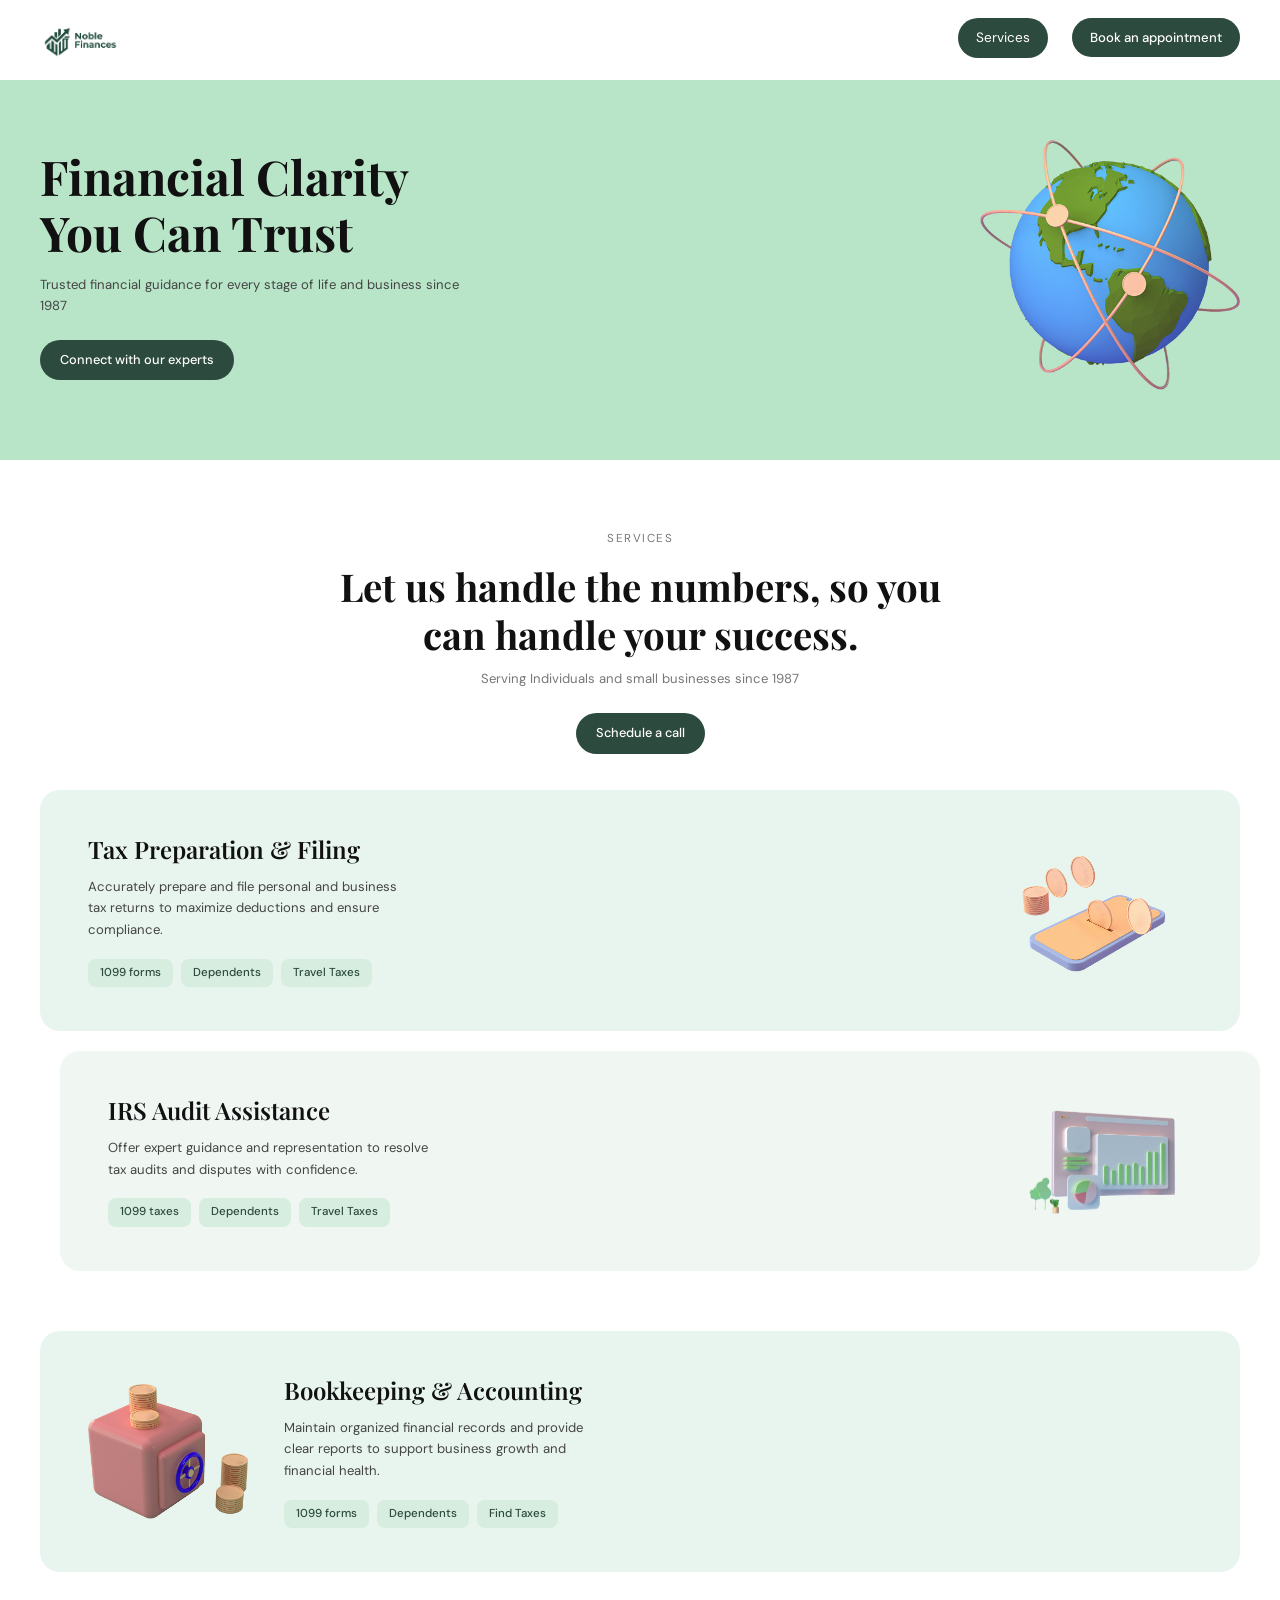
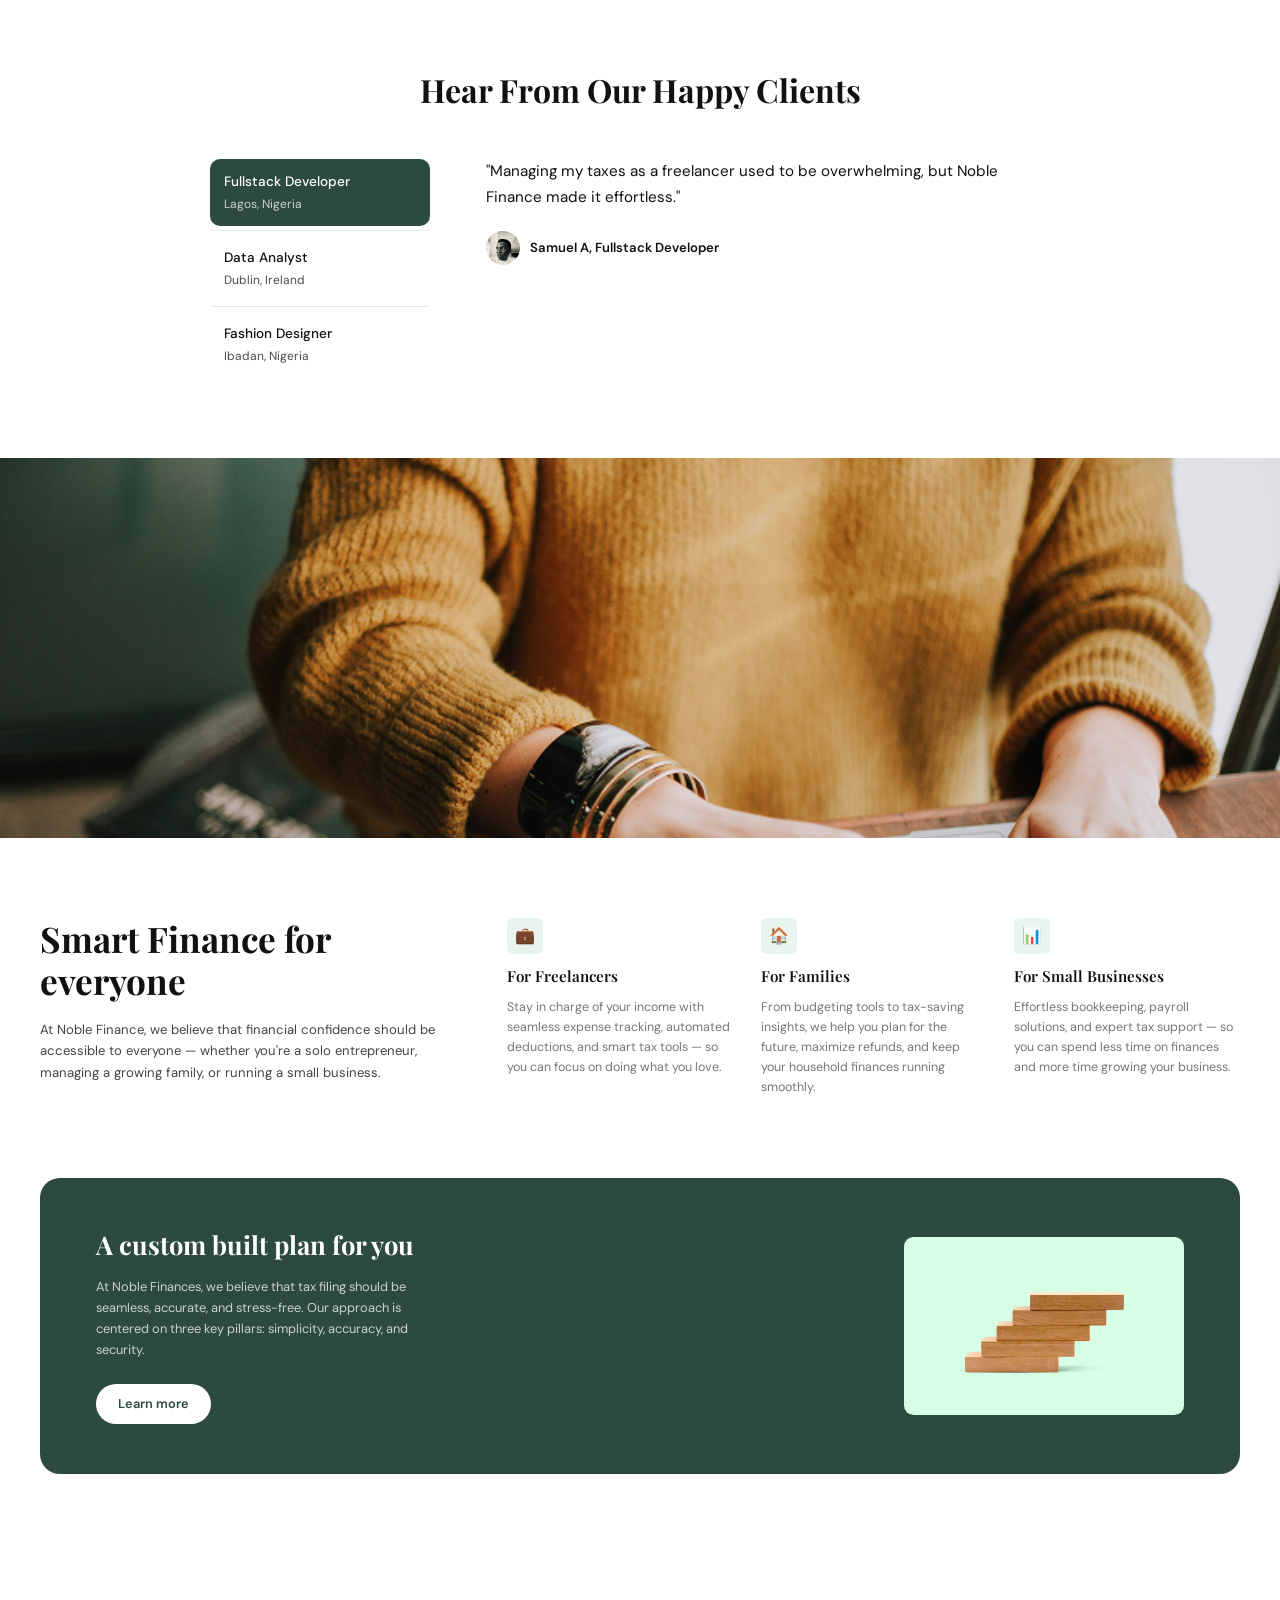
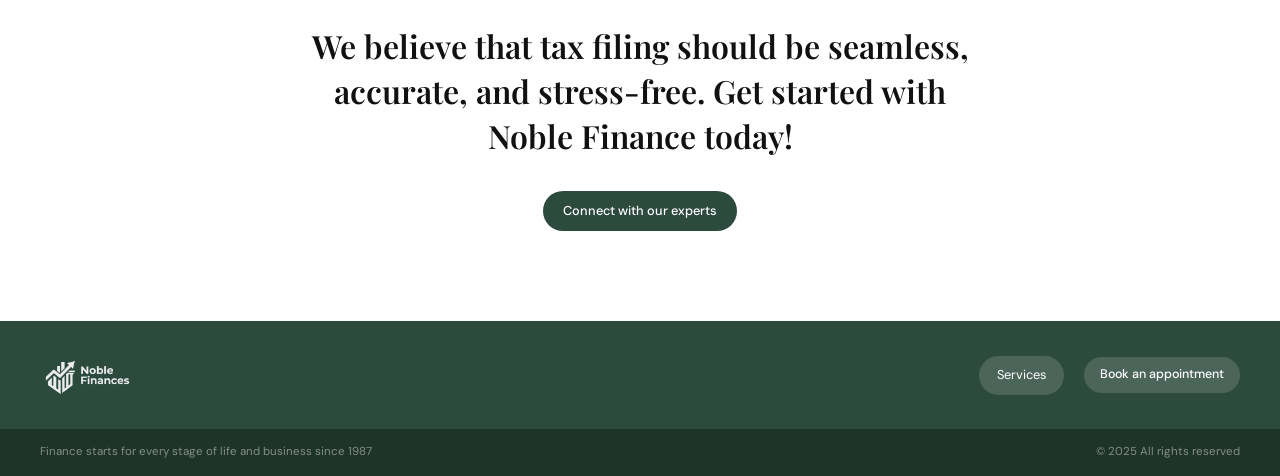
<file: index.html>
<!DOCTYPE html>
<!-- DOCTYPE tells the browser this is a modern HTML5 document -->

<html lang="en">
<!-- lang="en" tells browsers and screen readers the page is in English -->

<head>
  <!-- <head> holds metadata, links to CSS, and the page title — not visible content -->

  <meta charset="UTF-8" />
  <!-- UTF-8 encoding ensures all characters, symbols, and emoji display correctly -->

  <meta name="viewport" content="width=device-width, initial-scale=1.0" />
  <!-- Makes the page scale correctly on phones and tablets instead of zooming out -->

  <title>Noble Finances</title>
  <!-- Text shown on the browser tab -->

  <link rel="stylesheet" href="homepage.css" />
  <!-- Links this HTML to the external CSS file — all styling lives in styles.css -->
   <link rel="icon" type="image/x-icon" href="noblee finance logo.png">

</head>

<body>
<!-- <body> contains everything the user sees on the page -->


  <!-- ============================================================
       NAVBAR
       Sticky top bar: logo on left, "Services" link + "Book" button on right
       ============================================================ -->
  <nav class="navbar">

    <a href="index.html" class="navbar-logo">
      <img src="noblee finance logo.png" alt="Noble Finances" class="navbar-logo-img" />
    </a>

    <!-- Hamburger button — visible on mobile only -->
    <button class="hamburger" id="hamburgerBtn" onclick="toggleNav()" aria-label="Open menu" aria-expanded="false">
      <span></span>
      <span></span>
      <span></span>
    </button>

  </nav>

  <!-- Nav drawer — moved outside <nav> so position:fixed works correctly on mobile -->
  <div class="navbar-right" id="navMenu">
    <a href="services.html" class="navbar-link">Services</a>
    <a href="appointment.html" class="navbar-btn">Book an appointment</a>
  </div>


  <!-- ============================================================
       HERO SECTION
       Large mint-green area at the top: headline, subtitle, button, globe
       ============================================================ -->
  <section class="hero reveal">
  <!-- class="reveal" means JavaScript will animate this in when scrolled to -->

    <div class="hero-text">
    <!-- Left side: all text content -->

      <h1 class="hero-title">Financial Clarity You Can Trust</h1>
      <!-- Main page headline — largest text on the page -->

      <p class="hero-subtitle">Trusted financial guidance for every stage of life and business since 1987</p>
      <!-- Short supporting sentence below the headline -->

      <a href="connect.html" class="btn-dark">Connect with our experts</a>
      <!-- Opens the contact details modal — phone, email, address -->

    </div>
    <!-- End of hero-text -->

    <img src="Globe.png" alt="Globe illustration showing global financial reach" class="hero-globe" />
    <!-- Globe PNG image on the right side of the hero -->
    <!-- alt= text describes the image for screen readers and if the image fails to load -->

  </section>
  <!-- End of hero -->


  <!-- ============================================================
       SERVICES INTRO
       Centered text block: "Let us handle the numbers..."
       ============================================================ -->
  <section class="services-intro reveal" id="services">
  <!-- id="services" is the anchor target for the navbar "Services" link -->

    <span class="section-eyebrow">Services</span>
    <!-- Small uppercase label above the heading — matches Figma "Services" label -->

    <h2 class="services-heading">Let us handle the numbers, so you can handle your success.</h2>
    <!-- Section main heading -->

    <p class="services-sub">Serving Individuals and small businesses since 1987</p>
    <!-- Supporting subtitle text -->

    <a href="appointment.html" class="btn-green-pill">Schedule a call</a>
    <!-- Opens the chatroom to connect with an expert -->

  </section>
  <!-- End of services intro -->


  <!-- ============================================================
       SERVICE CARDS
       Two large cards: Tax Preparation and IRS Audit
       ============================================================ -->
  <div class="service-cards-wrapper">
  <!-- Wrapper div that holds both service cards and controls their spacing -->


    <!-- ---- Card 1: Tax Preparation & Filing ---- -->
    <div class="service-card reveal">
    <!-- Individual service card — pale mint background, image on right -->

      <div class="card-text">
      <!-- Left portion: title, description, tags -->

        <h3 class="card-title">Tax Preparation &amp; Filing</h3>
        <!-- &amp; is the HTML code for the "&" character — required inside HTML text -->

        <p class="card-desc">Accurately prepare and file personal and business tax returns to maximize deductions and ensure compliance.</p>
        <!-- Short service description -->

        <div class="card-tags">
        <!-- Row of tag badges below the description -->

          <span class="tag">1099 forms</span>
          <!-- Badge: topic covered by this service -->

          <span class="tag">Dependents</span>
          <!-- Badge: another topic -->

          <span class="tag">Travel Taxes</span>
          <!-- Badge: another topic -->

        </div>
        <!-- End of card-tags -->

      </div>
      <!-- End of card-text -->

      <img src="coins.png" alt="Coins on a phone illustration" class="card-img" />
      <!-- Coins image on the RIGHT side of this card -->

    </div>
    <!-- End of Card 1 -->


    <!-- ---- Card 2: IRS Audit Assistance ---- -->
    <div class="service-card card-offset reveal">
    <!-- "card-offset" gives this card a slightly different bg and indented position -->

      <div class="card-text">
      <!-- Left portion: title, description, tags -->

        <h3 class="card-title">IRS Audit Assistance</h3>
        <!-- Card heading -->

        <p class="card-desc">Offer expert guidance and representation to resolve tax audits and disputes with confidence.</p>
        <!-- Short description -->

        <div class="card-tags">
        <!-- Tag badges -->

          <span class="tag">1099 taxes</span>
          <span class="tag">Dependents</span>
          <span class="tag">Travel Taxes</span>

        </div>
        <!-- End of card-tags -->

      </div>
      <!-- End of card-text -->

      <img src="Bar chart.svg" alt="Bar chart and graphs illustration" class="card-img" />
      <!-- Bar chart SVG image on the RIGHT side of this card -->

    </div>
    <!-- End of Card 2 -->


  </div>
  <!-- End of service-cards-wrapper -->


  <!-- ============================================================
       BOOKKEEPING CARD
       Separate wider card: image on LEFT, text on right
       ============================================================ -->
  <div class="bookkeeping-card reveal">
  <!-- Sits outside the service-cards-wrapper so it spans wider -->

    <img src="Safe Box.png" alt="Safe box with coins illustration" class="bookkeeping-img" />
    <!-- Safe box image on the LEFT side — reversed layout from cards above -->

    <div class="card-text">
    <!-- Right side: title, description, tags -->

      <h3 class="card-title">Bookkeeping &amp; Accounting</h3>
      <!-- Card heading -->

      <p class="card-desc">Maintain organized financial records and provide clear reports to support business growth and financial health.</p>
      <!-- Short description -->

      <div class="card-tags">
      <!-- Tag badges -->

        <span class="tag">1099 forms</span>
        <span class="tag">Dependents</span>
        <span class="tag">Find Taxes</span>

      </div>
      <!-- End of card-tags -->

    </div>
    <!-- End of card-text -->

  </div>
  <!-- End of bookkeeping card -->


  <!-- ============================================================
       TESTIMONIALS SECTION
       "Hear From Our Happy Clients" — client list left, quote right
       ============================================================ -->
  <section class="testimonials-section reveal">

    <h2 class="testimonials-title">Hear From Our Happy Clients</h2>
    <!-- Section heading centered above the two-column layout -->

    <div class="testimonials-grid">
    <!-- Two-column grid: narrow client list on left, quote box on right -->


      <!-- ---- Left Column: Client Name List ---- -->
      <div class="client-list">
      <!-- Stacked vertical list of clickable client names -->

        <!-- Client 1: Graphic Designer (active/highlighted by default) -->
        <div class="client-item active" onclick="switchTestimonial(this, 0)">
        <!-- onclick calls switchTestimonial() in script.js, passing this element and index 0 -->
        <!-- "active" class = dark green highlight on page load -->

          <span class="client-profession">Fullstack Developer</span>
          <!-- Client job title -->

          <span class="client-location">Lagos, Nigeria</span>
          <!-- Client location -->

        </div>
        <!-- End of client item 1 -->

        <hr class="client-divider" />
        <!-- Thin horizontal line separating client items -->

        <!-- Client 2: Commercial Photographer -->
        <div class="client-item" onclick="switchTestimonial(this, 1)">
        <!-- Clicking this switches to testimonial index 1 -->

          <span class="client-profession">Data Analyst</span>
          <span class="client-location">Dublin, Ireland</span>

        </div>
        <!-- End of client item 2 -->

        <hr class="client-divider" />
        <!-- Separator line -->

        <!-- Client 3: Stylist -->
        <div class="client-item" onclick="switchTestimonial(this, 2)">
        <!-- Clicking this switches to testimonial index 2 -->

          <span class="client-profession">Fashion Designer</span>
          <span class="client-location">Ibadan, Nigeria</span>

        </div>
        <!-- End of client item 3 -->

      </div>
      <!-- End of client-list -->


      <!-- ---- Right Column: Quote Box ---- -->
      <div class="quote-box">
      <!-- Displays the testimonial for the currently selected client -->

        <p class="quote-text" id="quote-text">
        <!-- id="quote-text" allows script.js to update this text on click -->

          "Managing my taxes as a freelancer used to be overwhelming, but Noble Finance made it effortless."

        </p>
        <!-- Default quote on page load (matches Graphic Designer, index 0) -->

        <div class="quote-author-row">
        <!-- Author row: circular avatar + name -->

          <img class="author-avatar" id="author-avatar" src="007.jpg" alt="Client avatar" />
          <!-- Small circle div styled as an avatar via CSS border-radius: 50% -->

          <div>
          <!-- Text block beside the avatar -->

            <span class="author-name" id="author-name">Samuel A, Fullstack Developer</span>
            <!-- id="author-name" lets script.js swap this when client changes -->

          </div>
          <!-- End of author text block -->

        </div>
        <!-- End of quote-author-row -->

      </div>
      <!-- End of quote-box -->


    </div>
    <!-- End of testimonials-grid -->

  </section>
  <!-- End of testimonials section -->


  <!-- ============================================================
       PERSON WORKING — Full-width photo banner
       ============================================================ -->
  <img
    src="Person working.png"
    alt="Person working on a laptop at a wooden desk"
    class="person-working-img"
  />
  <!-- Full-width image that visually separates testimonials from smart finance -->
  <!-- Styled with object-fit: cover in CSS to fill the height without distortion -->


  <!-- ============================================================
       SMART FINANCE SECTION
       "Smart Finance for everyone" — heading left, 3 audience cards right
       ============================================================ -->
  <section class="smart-finance-section reveal">

    <div class="smart-finance-layout">
    <!-- Two-column CSS Grid: heading block left, audience cards right -->


      <!-- ---- Left: Heading + Description ---- -->
      <div class="smart-finance-left">

        <h2>Smart Finance for everyone</h2>
        <!-- Section heading — large serif font -->

        <p>At Noble Finance, we believe that financial confidence should be accessible to everyone — whether you're a solo entrepreneur, managing a growing family, or running a small business.</p>
        <!-- Supporting paragraph text -->

      </div>
      <!-- End of smart-finance-left -->


      <!-- ---- Right: Three Audience Cards ---- -->
      <div class="audience-grid">
      <!-- Three equal columns inside the right side of the layout -->


        <!-- Card: For Freelancers -->
        <div class="audience-card">

          <div class="audience-icon">💼</div>
          <!-- Small icon box — briefcase emoji representing freelancers -->

          <h4>For Freelancers</h4>
          <!-- Card heading -->

          <p>Stay in charge of your income with seamless expense tracking, automated deductions, and smart tax tools — so you can focus on doing what you love.</p>
          <!-- Card body text -->

        </div>
        <!-- End of freelancers card -->


        <!-- Card: For Families -->
        <div class="audience-card">

          <div class="audience-icon">🏠</div>
          <!-- House emoji for families -->

          <h4>For Families</h4>

          <p>From budgeting tools to tax-saving insights, we help you plan for the future, maximize refunds, and keep your household finances running smoothly.</p>

        </div>
        <!-- End of families card -->


        <!-- Card: For Small Businesses -->
        <div class="audience-card">

          <div class="audience-icon">📊</div>
          <!-- Chart emoji for businesses -->

          <h4>For Small Businesses</h4>

          <p>Effortless bookkeeping, payroll solutions, and expert tax support — so you can spend less time on finances and more time growing your business.</p>

        </div>
        <!-- End of small businesses card -->


      </div>
      <!-- End of audience-grid -->

    </div>
    <!-- End of smart-finance-layout -->

  </section>
  <!-- End of smart finance section -->


  <!-- ============================================================
       CUSTOM PLAN SECTION
       Dark green card: heading + description + button on left, stackwood image on right
       ============================================================ -->
  <section class="custom-plan-section reveal">

    <div class="custom-plan-card">
    <!-- Dark green rounded card container -->

      <div class="custom-plan-text">
      <!-- Left text content block -->

        <h3 class="custom-plan-title">A custom built plan for you</h3>
        <!-- Card heading — white text on dark green -->

        <p class="custom-plan-desc">At Noble Finances, we believe that tax filing should be seamless, accurate, and stress-free. Our approach is centered on three key pillars: simplicity, accuracy, and security.</p>
        <!-- Description paragraph — semi-transparent white text -->

        <a href="services.html" class="btn-white-pill">Learn more</a>
        <!-- White pill button sitting on the dark green background -->

      </div>
      <!-- End of custom-plan-text -->

      <img src="stackwood.svg" alt="Stacked wooden blocks illustration" class="custom-plan-img" />
      <!-- Stackwood SVG image on the RIGHT of the dark green card -->

    </div>
    <!-- End of custom-plan-card -->

  </section>
  <!-- End of custom plan section -->


  <!-- ============================================================
       BELIEF SECTION
       Large centered quote on white background + CTA button
       ============================================================ -->
  <section class="belief-section reveal" id="appointment">
  <!-- id="appointment" is the anchor all "Book / Connect" buttons link to -->

    <p class="belief-text">We believe that tax filing should be seamless, accurate, and stress-free. Get started with Noble Finance today!</p>
    <!-- Large centered serif statement -->

    <a href="connect.html" class="btn-dark">Connect with our experts</a>
    <!-- Opens the contact modal with phone, email and address -->

  </section>
  <!-- End of belief section -->


  <!-- ============================================================
       FOOTER
       Dark green bar: brand name left, links + button right
       ============================================================ -->
  <footer class="footer">

    <a href="index.html" class="footer-logo">
      <img src="noblee finance logo.png" alt="Noble Finances" class="footer-logo-img" />
    </a>
    <!-- Brand name in the left of the footer -->

    <div class="footer-right">
    <!-- Right side items: text link + button -->

      <a href="services.html" class="footer-link">Services</a>
      <!-- Text link back to services section -->

      <a href="appointment.html" class="footer-btn">Book an appointment</a>
      <!-- Opens chatroom modal -->

    </div>
    <!-- End of footer-right -->

  </footer>
  <!-- End of footer -->


  <!-- ============================================================
       FOOTER BOTTOM BAR
       Very dark strip: tagline left, copyright right
       ============================================================ -->
  <div class="footer-bottom">

    <span class="footer-tagline">Finance starts for every stage of life and business since 1987</span>
    <!-- Small tagline text on the left -->

    <span class="footer-rights">© 2025 All rights reserved</span>
    <!-- Copyright text on the right -->

  </div>
  <!-- End of footer-bottom -->


  <!-- ============================================================
       SCRIPT TAG — loads JavaScript LAST
       Placing it here ensures all HTML elements above already exist
       in the DOM before script.js tries to find and work with them
       ============================================================ -->
  <!-- ============================================================
       CONTACT MODAL
       Opens when "Connect with our experts" is clicked.
       Shows phone, email, and address contact details.
       ============================================================ -->
  <div class="modal-overlay" id="contactModal">
  <!-- Full-screen dark overlay — hidden by default, JS adds class="open" to show -->

    <div class="modal-box">
    <!-- White rounded box that slides up from below -->

      <button class="modal-close" onclick="closeContactModal()">&#x2715;</button>
      <!-- × close button in the top right corner -->

      <span class="modal-eyebrow">Noble Finances</span>
      <!-- Small uppercase label at top of modal -->

      <h2 class="modal-title">Get in Touch</h2>
      <!-- Modal heading -->

      <p class="modal-subtitle">We'd love to hear from you. Our team responds within 24 hours.</p>
      <!-- Supporting text below heading -->

      <hr class="modal-divider" />
      <!-- Thin decorative separator line -->

      <div class="modal-contact-details">
      <!-- Stacked rows: icon + label + value -->

        <!-- Email Row -->
        <div class="contact-detail-row">
          <div class="contact-icon">📧</div>
          <!-- Email emoji in a mint circle -->
          <div class="contact-detail-text">
            <span class="contact-label">Email</span>
            <a href="mailto:abiola.adeeko17@gmail.com" class="contact-value">abiola.adeeko17@gmail.com</a>
            <!-- Clickable mailto link — opens email client -->
          </div>
        </div>

        <!-- Phone Row -->
        <div class="contact-detail-row">
          <div class="contact-icon">📞</div>
          <div class="contact-detail-text">
            <span class="contact-label">Phone</span>
            <a href="tel:+2348137592363" class="contact-value">+234 813 759 2363</a>
            <!-- Clickable tel link — dials on mobile -->
          </div>
        </div>

        <!-- Location Row -->
        <div class="contact-detail-row">
          <div class="contact-icon">📍</div>
          <div class="contact-detail-text">
            <span class="contact-label">Office</span>
            <span class="contact-value">Block 7, Plot 12, Odolameso Lay-Out, Ijebu-Imusin, Ogun State</span>
          </div>
        </div>

      </div>
      <!-- End modal-contact-details -->

      <p class="modal-form-title">Send us a message</p>
      <!-- Heading above the form -->

      <div class="modal-form">
      <!-- Contact form fields -->

        <input type="text" placeholder="Your full name" class="modal-input" />
        <!-- Name field -->

        <input type="email" placeholder="Your email address" class="modal-input" />
        <!-- Email field -->

        <textarea placeholder="How can we help you?" class="modal-textarea"></textarea>
        <!-- Message field -->

        <button class="modal-submit" onclick="submitContactForm()">Send Message</button>
        <!-- Submit button — calls submitContactForm() in script.js -->

      </div>
      <!-- End modal-form -->

    </div>
    <!-- End modal-box -->

  </div>
  <!-- End contact modal -->


  <!-- ============================================================
       CHATROOM MODAL
       Opens when "Book an appointment" is clicked anywhere.
       A live chat interface where users talk to a financial expert.
       ============================================================ -->
  <div class="modal-overlay" id="chatroomModal">
  <!-- Full-screen overlay for the chatroom -->

    <div class="modal-box chatroom-box">
    <!-- Wider modal box styled for a chat interface -->

      <div class="chatroom-header">
      <!-- Top bar of the chatroom with expert info and close button -->

        <div class="chatroom-expert-info">
        <!-- Left side: avatar + name + online status -->

          <div class="chatroom-avatar">💼</div>
          <!-- Expert avatar — briefcase emoji in a dark green circle -->

          <div>
            <span class="chatroom-expert-name">Noble Finance Expert</span>
            <!-- Expert name -->
            <span class="chatroom-status">🟢 Online — ready to help</span>
            <!-- Online status indicator -->
          </div>

        </div>

        <button class="modal-close chatroom-close" onclick="closeChatroomModal()">&#x2715;</button>
        <!-- Close button for the chatroom -->

      </div>
      <!-- End chatroom-header -->

      <div class="chatroom-messages" id="chatroomMessages">
      <!-- Scrollable message area — messages appear here -->

        <div class="chat-message expert-message">
        <!-- First message from the expert — shown by default -->

          <div class="chat-bubble expert-bubble">
            👋 Hello! Welcome to Noble Finances. I'm here to help you book an appointment or answer any questions. How can I assist you today?
          </div>
          <!-- Expert's opening greeting bubble -->

          <span class="chat-time">Just now</span>
          <!-- Timestamp below the bubble -->

        </div>

      </div>
      <!-- End chatroom-messages -->

      <div class="chatroom-input-row">
      <!-- Bottom input area: text field + send button -->

        <input
          type="text"
          class="chatroom-input"
          id="chatroomInput"
          placeholder="Type your message..."
          onkeydown="handleChatKey(event)"
        />
        <!-- Chat input field — pressing Enter also sends the message -->

        <button class="chatroom-send-btn" onclick="sendChatMessage()">Send</button>
        <!-- Send button — calls sendChatMessage() in script.js -->

      </div>
      <!-- End chatroom-input-row -->

    </div>
    <!-- End chatroom-box -->

  </div>
  <!-- End chatroom modal -->


  <script src="script.js"></script>
  <!-- Links to the external script.js file where all JS logic lives -->


</body>
<!-- End of visible page content -->

</html>
<!-- End of HTML document -->
</file>
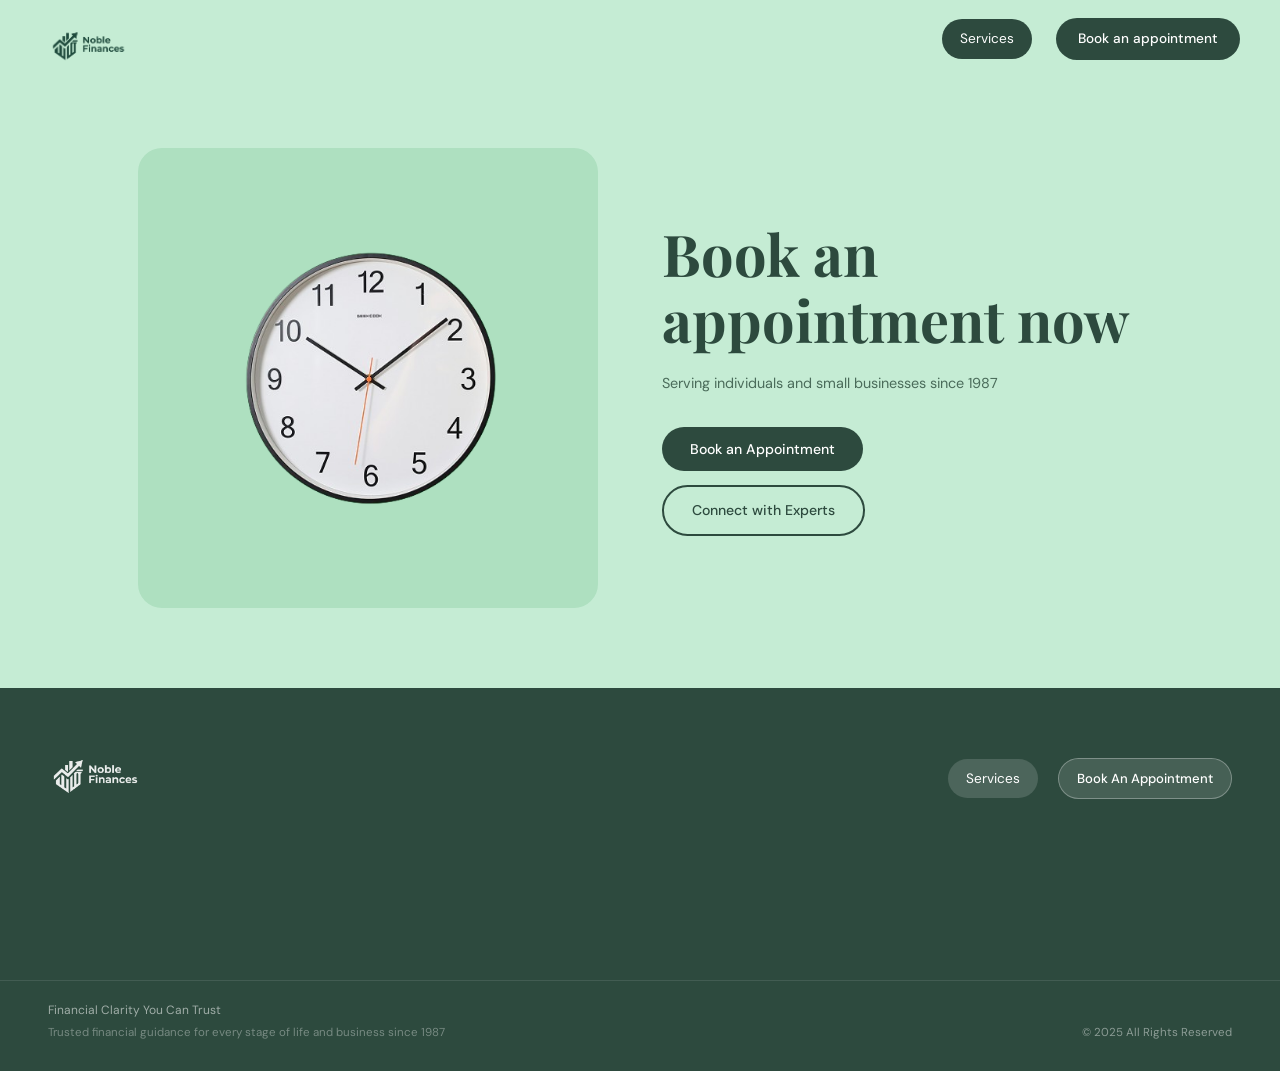
<file: appointment.html>
<!DOCTYPE html>
<html lang="en">

<head>
  <meta charset="UTF-8" />
  <meta name="viewport" content="width=device-width, initial-scale=1.0" />
  <title>Book an Appointment — Noble Finances</title>
  <link rel="stylesheet" href="appointment.css"/>
  <link rel="icon" type="image/x-icon" href="noblee finance logo.png">
</head>

<body>

  <!-- ============================================================
       NAVBAR
       ============================================================ -->
  <nav class="navbar">
    <a href="index.html" class="navbar-logo">
      <img src="noblee finance logo.png" alt="Noble Finances" class="navbar-logo-img" />
    </a>
    <button class="hamburger" id="hamburgerBtn" onclick="toggleNav()" aria-label="Open menu" aria-expanded="false">
      <span></span>
      <span></span>
      <span></span>
    </button>
  </nav>

  <!-- Nav drawer — outside <nav> so position:fixed escapes the stacking context -->
  <div class="navbar-right" id="navMenu">
    <a href="services.html" class="navbar-link">Services</a>
    <a href="#" class="navbar-btn" onclick="closeNav(); openBookingModal(); return false;">Book an appointment</a>
  </div>


  <!-- ============================================================
       HERO SECTION
       ============================================================ -->
  <section class="hero-section reveal">

    <div class="clock-card">
      <img
        src="clock.png"
        alt="Wall clock representing appointment timing"
        class="clock-img"
      />
    </div>

    <div class="hero-text">
      <h1 class="hero-title">Book an appointment now</h1>
      <p class="hero-subtitle">Serving individuals and small businesses since 1987</p>

      <!-- Opens the booking form modal -->
      <button class="btn-contact" onclick="openBookingModal()">Book an Appointment</button>

      <!-- Opens the connect with experts page -->
      <a href="connect.html" class="btn-connect">Connect with Experts</a>
    </div>

  </section>


  <!-- ============================================================
       BOOKING FORM MODAL
       Full-screen overlay with a scrollable appointment form.
       Powered by Formspree — submissions go to abiola.adeeko17@gmail.com
       ============================================================ -->
  <div class="modal-overlay" id="bookingModal">
    <div class="modal-box booking-modal-box">

      <button class="modal-close" onclick="closeBookingModal()">&#x2715;</button>

      <span class="modal-eyebrow">Noble Finances</span>
      <h2 class="modal-title">Book an Appointment</h2>
      <p class="modal-subtitle">Fill in your details and we'll confirm your appointment within 24 hours.</p>

      <hr class="modal-divider" />

      <!-- Formspree form — replace YOUR_FORM_ID with your Formspree endpoint -->
      <form
        class="booking-form"
        action="https://formspree.io/f/mojyoekl"
        method="POST"
        onsubmit="handleBookingSubmit(event)"
      >
        <!-- Hidden field so Formspree sends reply to the user -->
        <input type="hidden" name="_replyto" value="abiola.adeeko17@gmail.com" />
        <input type="hidden" name="_subject" value="New Appointment Request — Noble Finances" />

        <!-- Row: First name + Last name -->
        <div class="form-row">
          <div class="form-group">
            <label class="form-label" for="firstName">First Name <span class="required">*</span></label>
            <input type="text" id="firstName" name="firstName" class="form-input" placeholder="e.g. Abiola" required />
          </div>
          <div class="form-group">
            <label class="form-label" for="lastName">Last Name <span class="required">*</span></label>
            <input type="text" id="lastName" name="lastName" class="form-input" placeholder="e.g. Adeeko" required />
          </div>
        </div>

        <!-- Email -->
        <div class="form-group">
          <label class="form-label" for="bookingEmail">Email Address <span class="required">*</span></label>
          <input type="email" id="bookingEmail" name="email" class="form-input" placeholder="your@email.com" required />
        </div>

        <!-- Phone -->
        <div class="form-group">
          <label class="form-label" for="bookingPhone">Phone Number <span class="required">*</span></label>
          <input type="tel" id="bookingPhone" name="phone" class="form-input" placeholder="+234 800 000 0000" required />
        </div>

        <!-- Service type -->
        <div class="form-group">
          <label class="form-label" for="serviceType">Service Needed <span class="required">*</span></label>
          <select id="serviceType" name="service" class="form-input form-select" required>
            <option value="" disabled selected>Select a service…</option>
            <option value="Tax Preparation & Filing">Tax Preparation &amp; Filing</option>
            <option value="IRS Audit Assistance">IRS Audit Assistance</option>
            <option value="Bookkeeping & Accounting">Bookkeeping &amp; Accounting</option>
            <option value="Financial Planning">Financial Planning</option>
            <option value="Business Advisory">Business Advisory</option>
            <option value="Other">Other</option>
          </select>
        </div>

        <!-- Row: Preferred date + Preferred time -->
        <div class="form-row">
          <div class="form-group">
            <label class="form-label" for="preferredDate">Preferred Date <span class="required">*</span></label>
            <input type="date" id="preferredDate" name="preferredDate" class="form-input" required />
          </div>
          <div class="form-group">
            <label class="form-label" for="preferredTime">Preferred Time <span class="required">*</span></label>
            <select id="preferredTime" name="preferredTime" class="form-input form-select" required>
              <option value="" disabled selected>Select time…</option>
              <option value="9:00 AM">9:00 AM</option>
              <option value="10:00 AM">10:00 AM</option>
              <option value="11:00 AM">11:00 AM</option>
              <option value="12:00 PM">12:00 PM</option>
              <option value="1:00 PM">1:00 PM</option>
              <option value="2:00 PM">2:00 PM</option>
              <option value="3:00 PM">3:00 PM</option>
              <option value="4:00 PM">4:00 PM</option>
            </select>
          </div>
        </div>

        <!-- Meeting format -->
        <div class="form-group">
          <label class="form-label">Meeting Format <span class="required">*</span></label>
          <div class="radio-group">
            <label class="radio-option">
              <input type="radio" name="meetingFormat" value="In-Person" required />
              <span class="radio-box">
                <span class="radio-icon">🏢</span>
                In-Person
              </span>
            </label>
            <label class="radio-option">
              <input type="radio" name="meetingFormat" value="Phone Call" />
              <span class="radio-box">
                <span class="radio-icon">📞</span>
                Phone Call
              </span>
            </label>
            <label class="radio-option">
              <input type="radio" name="meetingFormat" value="Video Call" />
              <span class="radio-box">
                <span class="radio-icon">🎥</span>
                Video Call
              </span>
            </label>
          </div>
        </div>

        <!-- Additional notes -->
        <div class="form-group">
          <label class="form-label" for="bookingNotes">Additional Notes</label>
          <textarea id="bookingNotes" name="notes" class="form-input form-textarea" placeholder="Anything we should know before the appointment?"></textarea>
        </div>

        <!-- Submit -->
        <button type="submit" class="booking-submit-btn" id="bookingSubmitBtn">
          <span id="submitBtnText">Confirm Appointment</span>
          <span id="submitBtnSpinner" class="btn-spinner" style="display:none;">⏳ Sending…</span>
        </button>

        <!-- Success message (hidden by default) -->
        <div class="booking-success" id="bookingSuccess" style="display:none;">
          <span class="success-icon">✅</span>
          <div>
            <strong>Appointment request sent!</strong>
            <p>We'll reach out to confirm your booking within 24 hours.</p>
          </div>
        </div>

      </form>

    </div>
  </div>


  <!-- ============================================================
       CONTACT MODAL (original — keep for "Contact Us" in other contexts)
       ============================================================ -->
  <div class="modal-overlay" id="contactModal">
    <div class="modal-box">
      <button class="modal-close" onclick="closeModal()">&#x2715;</button>
      <span class="modal-eyebrow">Noble Finances</span>
      <h2 class="modal-title">Get in Touch</h2>
      <p class="modal-subtitle">We'd love to hear from you. Reach out and our team will respond within 24 hours.</p>
      <hr class="modal-divider" />
      <div class="modal-contact-details">
        <div class="contact-detail-row">
          <div class="contact-icon">📧</div>
          <div class="contact-detail-text">
            <span class="contact-label">Email</span>
            <a href="mailto:abiola.adeeko17@gmail.com" class="contact-value">abiola.adeeko17@gmail.com</a>
          </div>
        </div>
        <div class="contact-detail-row">
          <div class="contact-icon">📞</div>
          <div class="contact-detail-text">
            <span class="contact-label">Phone</span>
            <a href="tel:+2348137592363" class="contact-value">+234 813 759 2363</a>
          </div>
        </div>
        <div class="contact-detail-row">
          <div class="contact-icon">📍</div>
          <div class="contact-detail-text">
            <span class="contact-label">Office</span>
            <span class="contact-value">Block 7, Plot 12, Odolameso Lay-Out, Ijebu-Imusin, Ogun State, Nigeria</span>
          </div>
        </div>
      </div>
      <p class="modal-form-title">Send us a message</p>
      <div class="modal-form">
        <input type="text" placeholder="Your full name" class="modal-input" />
        <input type="email" placeholder="Your email address" class="modal-input" />
        <textarea placeholder="How can we help you?" class="modal-textarea"></textarea>
        <button class="modal-submit" onclick="submitForm()">Send Message</button>
      </div>
    </div>
  </div>


  <!-- ============================================================
       FOOTER
       ============================================================ -->
  <footer class="footer">
    <a href="index.html" class="footer-logo">
      <img src="noblee finance logo.png" alt="Noble Finances" class="footer-logo-img" />
    </a>
    <div class="footer-right">
      <a href="services.html" class="footer-link">Services</a>
      <a href="#" class="footer-btn" onclick="openBookingModal(); return false;">Book An Appointment</a>
    </div>
  </footer>

  <div class="footer-spacer" style="background-color: #2d4a3e;"></div>

  <div class="footer-bottom">
    <div class="footer-bottom-left">
      <span class="footer-tagline">Financial Clarity You Can Trust</span>
      <span class="footer-tagline-sub">Trusted financial guidance for every stage of life and business since 1987</span>
    </div>
    <span class="footer-rights">© 2025 All Rights Reserved</span>
  </div>

  <script src="script.js"></script>
  <script>
    /* ---- Booking Modal ---- */
    function openBookingModal() {
      document.getElementById('bookingModal').classList.add('open');
      document.body.style.overflow = 'hidden';
    }
    function closeBookingModal() {
      document.getElementById('bookingModal').classList.remove('open');
      document.body.style.overflow = '';
    }
    // Close on overlay click
    document.getElementById('bookingModal').addEventListener('click', function(e) {
      if (e.target === this) closeBookingModal();
    });

    /* ---- Formspree submit handler ---- */
    function handleBookingSubmit(e) {
      e.preventDefault();
      const btn = document.getElementById('bookingSubmitBtn');
      const textSpan = document.getElementById('submitBtnText');
      const spinner = document.getElementById('submitBtnSpinner');
      const success = document.getElementById('bookingSuccess');

      // Show loading state
      textSpan.style.display = 'none';
      spinner.style.display = 'inline';
      btn.disabled = true;

      const form = e.target;
      const data = new FormData(form);

      fetch(form.action, {
        method: 'POST',
        body: data,
        headers: { 'Accept': 'application/json' }
      })
      .then(res => {
        if (res.ok) {
          form.reset();
          btn.style.display = 'none';
          success.style.display = 'flex';
        } else {
          textSpan.textContent = 'Something went wrong. Try again.';
          textSpan.style.display = 'inline';
          spinner.style.display = 'none';
          btn.disabled = false;
        }
      })
      .catch(() => {
        textSpan.textContent = 'Network error. Try again.';
        textSpan.style.display = 'inline';
        spinner.style.display = 'none';
        btn.disabled = false;
      });
    }

    /* ---- Set min date to today ---- */
    const dateInput = document.getElementById('preferredDate');
    if (dateInput) {
      const today = new Date().toISOString().split('T')[0];
      dateInput.setAttribute('min', today);
    }

    /* ---- Radio option highlight ---- */
    document.querySelectorAll('.radio-option input[type="radio"]').forEach(radio => {
      radio.addEventListener('change', () => {
        document.querySelectorAll('.radio-box').forEach(b => b.classList.remove('selected'));
        radio.nextElementSibling.classList.add('selected');
      });
    });
  </script>

</body>
</html>
</file>
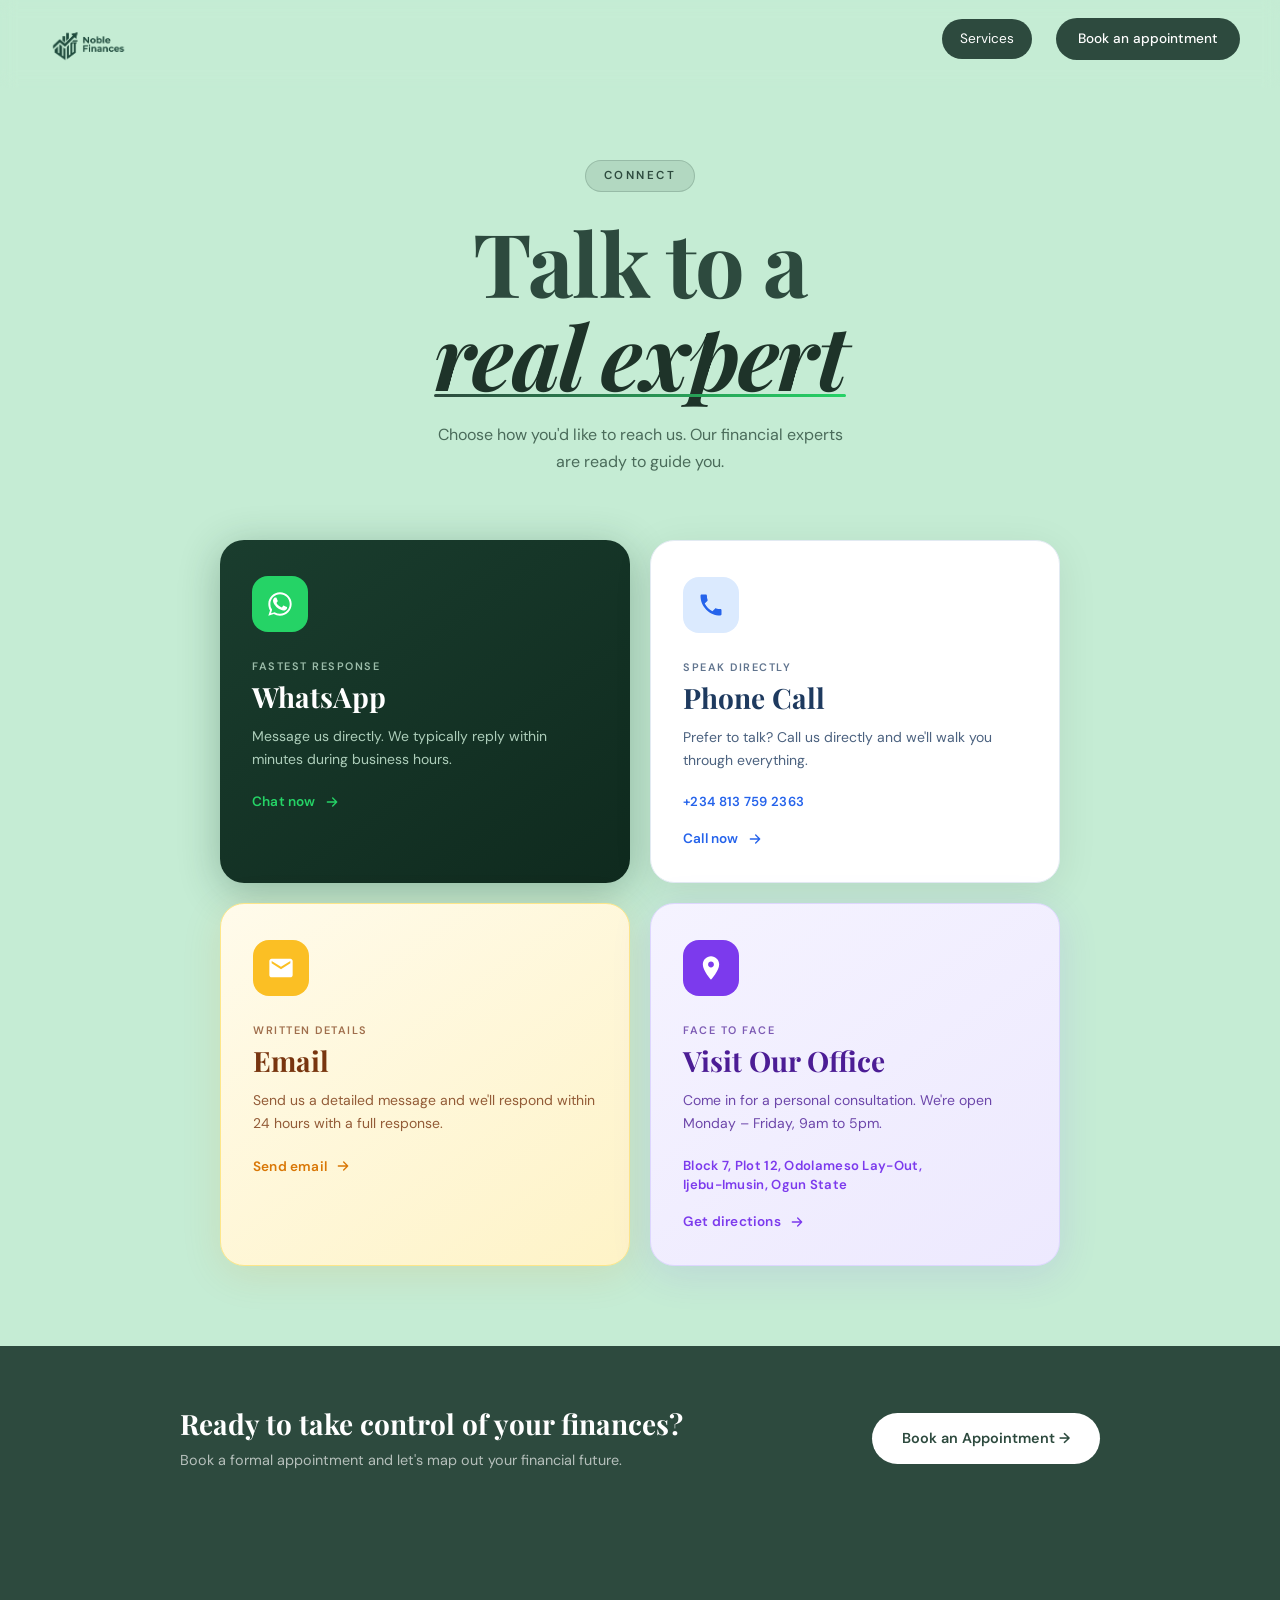
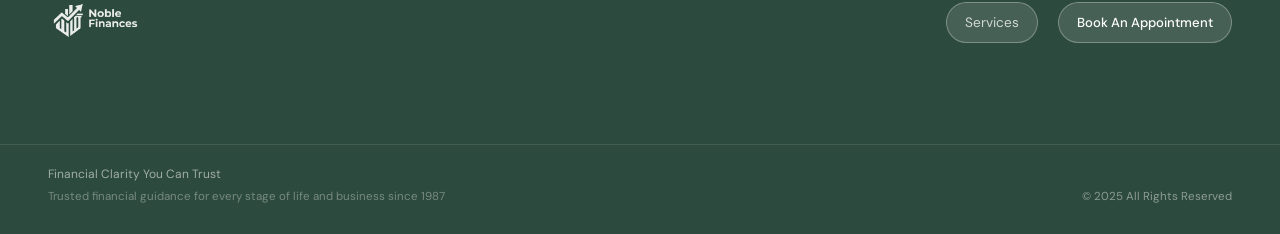
<file: connect.html>
<!DOCTYPE html>
<html lang="en">

<head>
  <meta charset="UTF-8" />
  <meta name="viewport" content="width=device-width, initial-scale=1.0" />
  <title>Connect with Experts — Noble Finances</title>
  <link rel="stylesheet" href="connect.css" />
  <link rel="icon" type="image/x-icon" href="noblee finance logo.png">
</head>

<body>

  <!-- ============================================================
       NAVBAR
       ============================================================ -->
  <nav class="navbar">
    <a href="index.html" class="navbar-logo">
      <img src="noblee finance logo.png" alt="Noble Finances" class="navbar-logo-img" />
    </a>
    <button class="hamburger" id="hamburgerBtn" onclick="toggleNav()" aria-label="Open menu" aria-expanded="false">
      <span></span>
      <span></span>
      <span></span>
    </button>
  </nav>

  <!-- Nav drawer — outside <nav> so position:fixed escapes the stacking context -->
  <div class="navbar-right" id="navMenu">
    <a href="services.html" class="navbar-link">Services</a>
    <a href="appointment.html" class="navbar-btn">Book an appointment</a>
  </div>


  <!-- ============================================================
       HERO
       ============================================================ -->
  <section class="connect-hero">
    <div class="hero-badge">Connect</div>
    <h1 class="connect-hero-title">Talk to a<br /><em>real expert</em></h1>
    <p class="connect-hero-sub">Choose how you'd like to reach us. Our financial experts are ready to guide you.</p>
  </section>


  <!-- ============================================================
       CONNECT OPTIONS GRID
       ============================================================ -->
  <section class="options-section">

    <!-- WhatsApp -->
    <a
      href="https://wa.me/2348137592363?text=Hello%20Noble%20Finances%2C%20I%27d%20like%20to%20speak%20with%20a%20financial%20expert."
      target="_blank"
      class="option-card option-whatsapp"
    >
      <div class="option-icon-wrap">
        <svg class="option-icon" viewBox="0 0 24 24" fill="none" xmlns="http://www.w3.org/2000/svg">
          <path d="M17.472 14.382c-.297-.149-1.758-.867-2.03-.967-.273-.099-.471-.148-.67.15-.197.297-.767.966-.94 1.164-.173.199-.347.223-.644.075-.297-.15-1.255-.463-2.39-1.475-.883-.788-1.48-1.761-1.653-2.059-.173-.297-.018-.458.13-.606.134-.133.298-.347.446-.52.149-.174.198-.298.298-.497.099-.198.05-.371-.025-.52-.075-.149-.669-1.612-.916-2.207-.242-.579-.487-.5-.669-.51-.173-.008-.371-.01-.57-.01-.198 0-.52.074-.792.372-.272.297-1.04 1.016-1.04 2.479 0 1.462 1.065 2.875 1.213 3.074.149.198 2.096 3.2 5.077 4.487.709.306 1.262.489 1.694.625.712.227 1.36.195 1.871.118.571-.085 1.758-.719 2.006-1.413.248-.694.248-1.289.173-1.413-.074-.124-.272-.198-.57-.347z" fill="currentColor"/>
          <path d="M12 2C6.477 2 2 6.484 2 12.017c0 1.99.522 3.855 1.438 5.468L2 22l4.673-1.42A9.953 9.953 0 0012 22c5.522 0 10-4.484 10-10.017C22 6.478 17.523 2 12 2zm0 18.343a8.274 8.274 0 01-4.217-1.153l-.301-.181-3.129.952.86-3.052-.198-.315A8.276 8.276 0 013.727 12c0-4.582 3.727-8.31 8.31-8.31 4.582 0 8.31 3.728 8.31 8.31 0 4.583-3.728 8.343-8.347 8.343z" fill="currentColor"/>
        </svg>
      </div>
      <div class="option-content">
        <span class="option-label">Fastest response</span>
        <h3 class="option-title">WhatsApp</h3>
        <p class="option-desc">Message us directly. We typically reply within minutes during business hours.</p>
        <div class="option-cta">
          Chat now
          <svg width="16" height="16" viewBox="0 0 24 24" fill="none"><path d="M5 12h14M13 6l6 6-6 6" stroke="currentColor" stroke-width="2" stroke-linecap="round" stroke-linejoin="round"/></svg>
        </div>
      </div>
      <div class="option-glow"></div>
    </a>

    <!-- Phone Call -->
    <a
      href="tel:+2348137592363"
      class="option-card option-phone"
    >
      <div class="option-icon-wrap">
        <svg class="option-icon" viewBox="0 0 24 24" fill="none" xmlns="http://www.w3.org/2000/svg">
          <path d="M6.62 10.79c1.44 2.83 3.76 5.14 6.59 6.59l2.2-2.2c.27-.27.67-.36 1.02-.24 1.12.37 2.33.57 3.57.57.55 0 1 .45 1 1V20c0 .55-.45 1-1 1-9.39 0-17-7.61-17-17 0-.55.45-1 1-1h3.5c.55 0 1 .45 1 1 0 1.25.2 2.45.57 3.57.11.35.03.74-.25 1.02l-2.2 2.2z" fill="currentColor"/>
        </svg>
      </div>
      <div class="option-content">
        <span class="option-label">Speak directly</span>
        <h3 class="option-title">Phone Call</h3>
        <p class="option-desc">Prefer to talk? Call us directly and we'll walk you through everything.</p>
        <div class="option-number">+234 813 759 2363</div>
        <div class="option-cta">
          Call now
          <svg width="16" height="16" viewBox="0 0 24 24" fill="none"><path d="M5 12h14M13 6l6 6-6 6" stroke="currentColor" stroke-width="2" stroke-linecap="round" stroke-linejoin="round"/></svg>
        </div>
      </div>
      <div class="option-glow"></div>
    </a>

    <!-- Email -->
    <a
      href="mailto:abiola.adeeko17@gmail.com?subject=Enquiry%20—%20Noble%20Finances&body=Hello%20Noble%20Finances%2C%0A%0AI%20would%20like%20to%20get%20in%20touch%20regarding..."
      class="option-card option-email"
    >
      <div class="option-icon-wrap">
        <svg class="option-icon" viewBox="0 0 24 24" fill="none" xmlns="http://www.w3.org/2000/svg">
          <path d="M20 4H4c-1.1 0-2 .9-2 2v12c0 1.1.9 2 2 2h16c1.1 0 2-.9 2-2V6c0-1.1-.9-2-2-2zm0 4l-8 5-8-5V6l8 5 8-5v2z" fill="currentColor"/>
        </svg>
      </div>
      <div class="option-content">
        <span class="option-label">Written details</span>
        <h3 class="option-title">Email</h3>
        <p class="option-desc">Send us a detailed message and we'll respond within 24 hours with a full response.</p>
        <div class="option-cta">
          Send email
          <svg width="16" height="16" viewBox="0 0 24 24" fill="none"><path d="M5 12h14M13 6l6 6-6 6" stroke="currentColor" stroke-width="2" stroke-linecap="round" stroke-linejoin="round"/></svg>
        </div>
      </div>
      <div class="option-glow"></div>
    </a>

    <!-- In-Person -->
    <a
      href="https://maps.google.com/?q=Ijebu-Imusin,+Ogun+State,+Nigeria"
      target="_blank"
      class="option-card option-inperson"
    >
      <div class="option-icon-wrap">
        <svg class="option-icon" viewBox="0 0 24 24" fill="none" xmlns="http://www.w3.org/2000/svg">
          <path d="M12 2C8.13 2 5 5.13 5 9c0 5.25 7 13 7 13s7-7.75 7-13c0-3.87-3.13-7-7-7zm0 9.5c-1.38 0-2.5-1.12-2.5-2.5s1.12-2.5 2.5-2.5 2.5 1.12 2.5 2.5-1.12 2.5-2.5 2.5z" fill="currentColor"/>
        </svg>
      </div>
      <div class="option-content">
        <span class="option-label">Face to face</span>
        <h3 class="option-title">Visit Our Office</h3>
        <p class="option-desc">Come in for a personal consultation. We're open Monday – Friday, 9am to 5pm.</p>
        <div class="option-address">Block 7, Plot 12, Odolameso Lay-Out,<br />Ijebu-Imusin, Ogun State</div>
        <div class="option-cta">
          Get directions
          <svg width="16" height="16" viewBox="0 0 24 24" fill="none"><path d="M5 12h14M13 6l6 6-6 6" stroke="currentColor" stroke-width="2" stroke-linecap="round" stroke-linejoin="round"/></svg>
        </div>
      </div>
      <div class="option-glow"></div>
    </a>

  </section>


  <!-- ============================================================
       BOTTOM CTA STRIP
       ============================================================ -->
  <section class="cta-strip">
    <div class="cta-strip-inner">
      <div class="cta-strip-text">
        <h2>Ready to take control of your finances?</h2>
        <p>Book a formal appointment and let's map out your financial future.</p>
      </div>
      <a href="appointment.html" class="cta-strip-btn">Book an Appointment →</a>
    </div>
  </section>


  <!-- ============================================================
       FOOTER
       ============================================================ -->
  <footer class="footer">
    <a href="index.html" class="footer-logo">
      <img src="noblee finance logo.png" alt="Noble Finances" class="footer-logo-img" />
    </a>
    <div class="footer-right">
      <a href="services.html" class="footer-link">Services</a>
      <a href="appointment.html" class="footer-btn">Book An Appointment</a>
    </div>
  </footer>

  <div class="footer-spacer"></div>

  <div class="footer-bottom">
    <div class="footer-bottom-left">
      <span class="footer-tagline">Financial Clarity You Can Trust</span>
      <span class="footer-tagline-sub">Trusted financial guidance for every stage of life and business since 1987</span>
    </div>
    <span class="footer-rights">© 2025 All Rights Reserved</span>
  </div>

  <script src="script.js"></script>

  <script>
    // Scroll reveal
    const reveals = document.querySelectorAll('.reveal');
    const io = new IntersectionObserver((entries) => {
      entries.forEach(e => { if (e.isIntersecting) e.target.classList.add('visible'); });
    }, { threshold: 0.12 });
    reveals.forEach(el => io.observe(el));

    // Stagger card entrance
    document.querySelectorAll('.option-card').forEach((card, i) => {
      card.style.animationDelay = `${i * 0.1}s`;
    });
  </script>
</body>
</html>
</file>
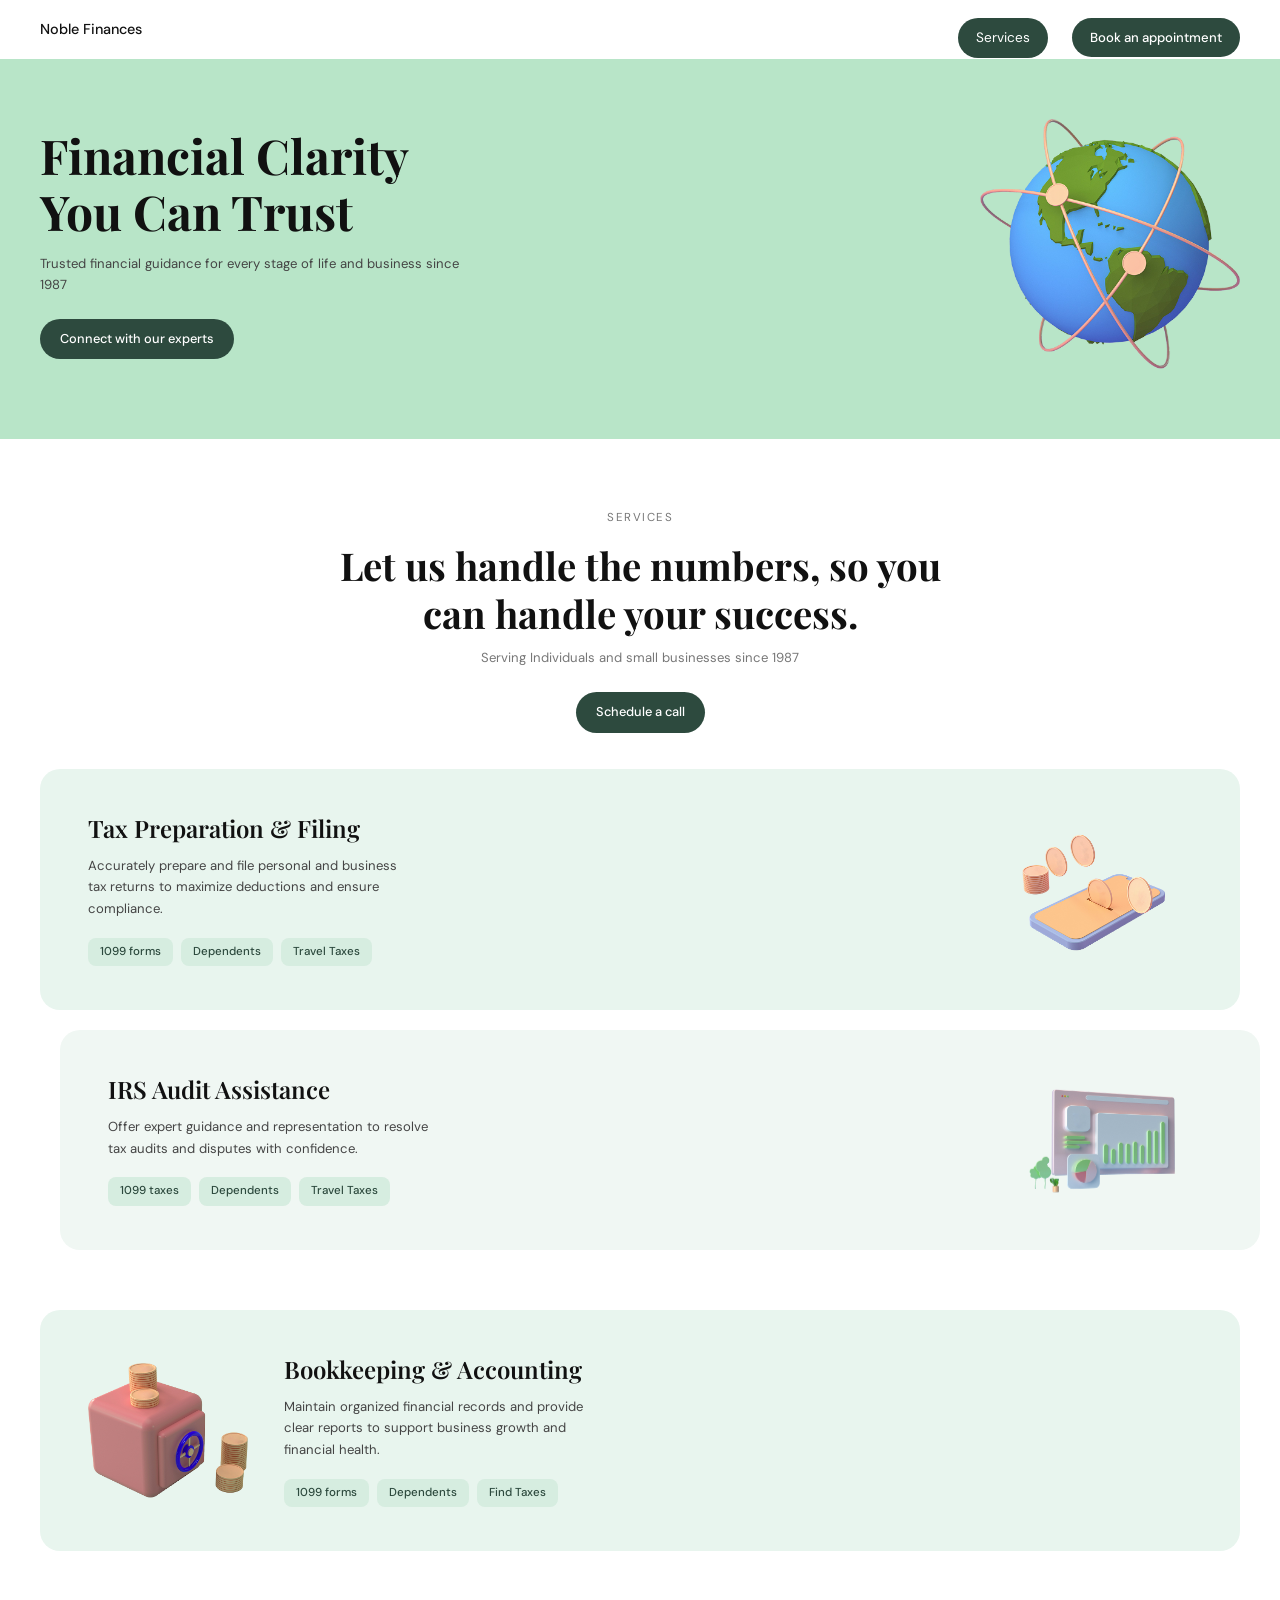
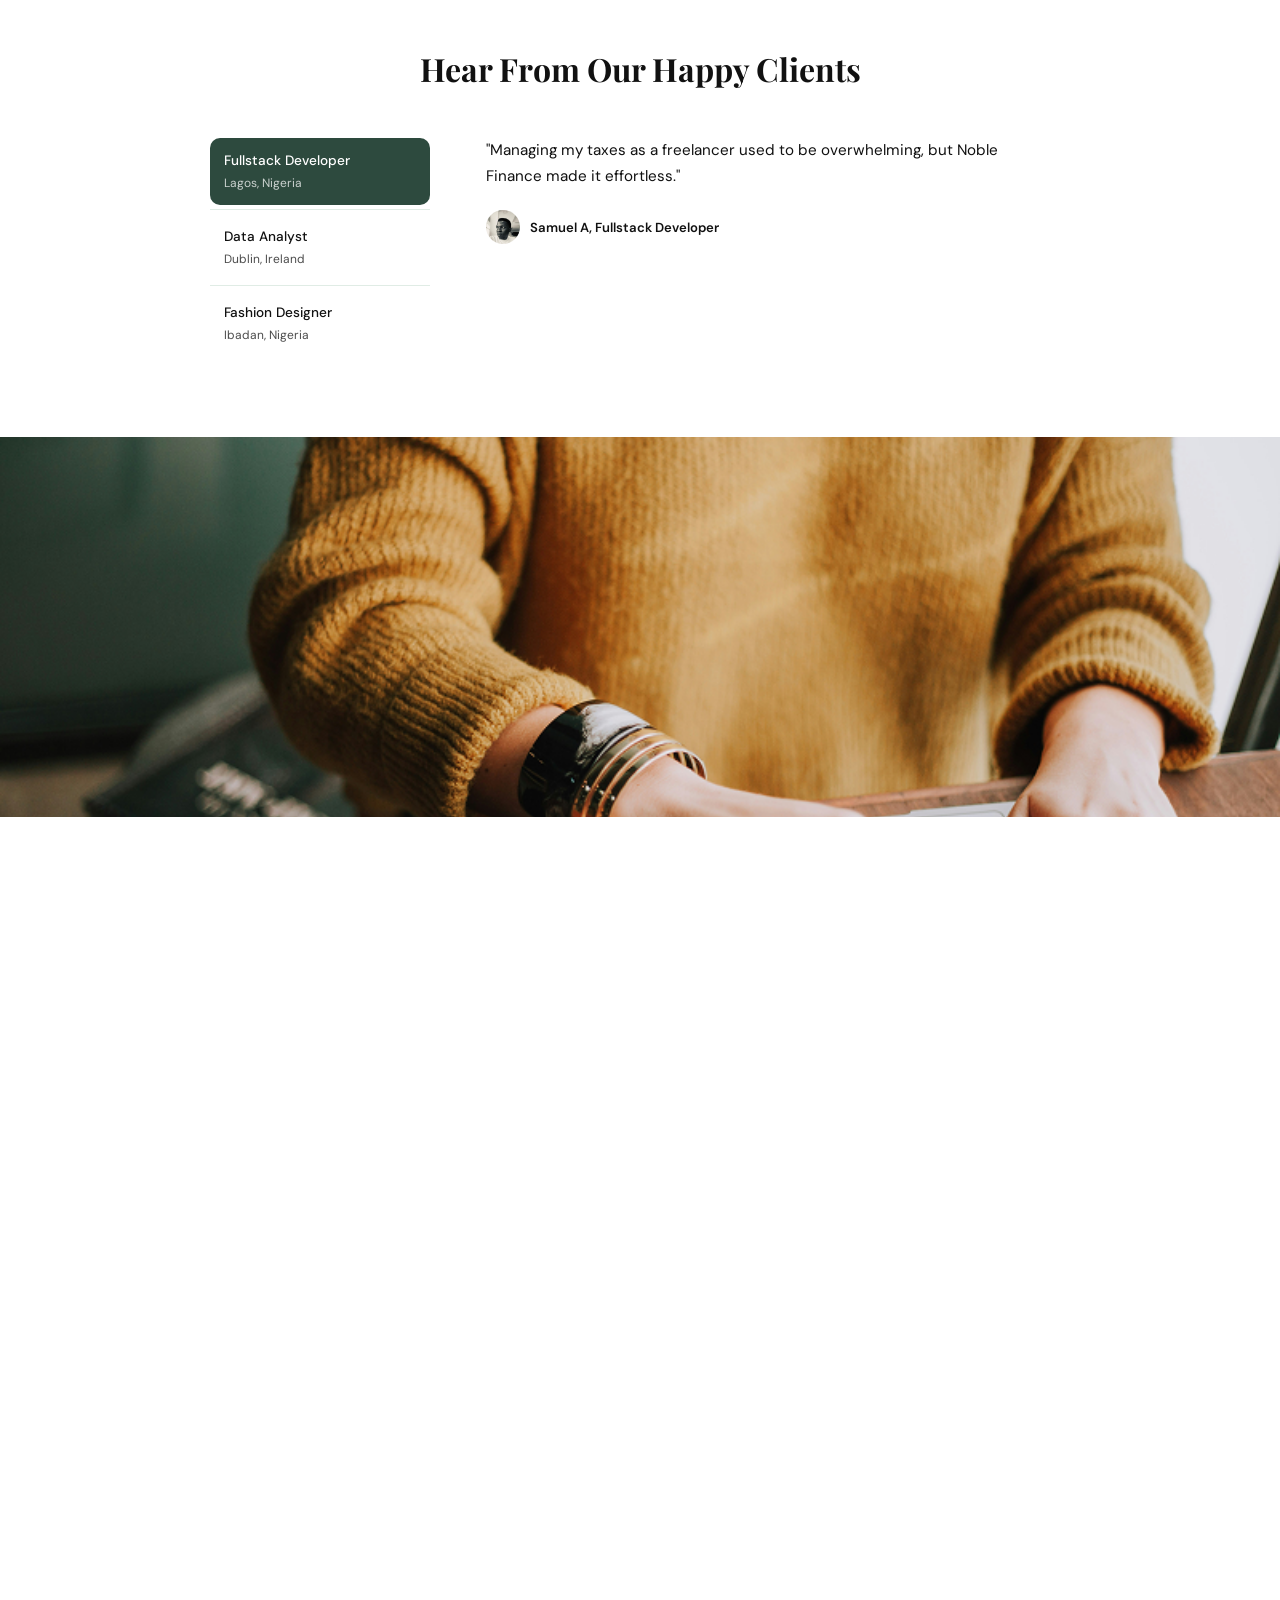
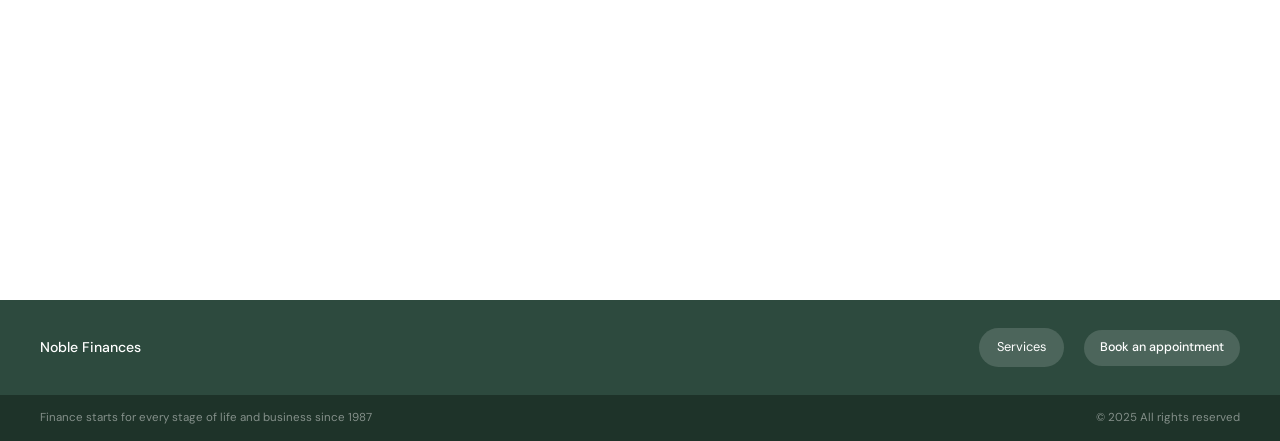
<file: homepage.html>
<!DOCTYPE html>
<!-- DOCTYPE tells the browser this is a modern HTML5 document -->

<html lang="en">
<!-- lang="en" tells browsers and screen readers the page is in English -->

<head>
  <!-- <head> holds metadata, links to CSS, and the page title — not visible content -->

  <meta charset="UTF-8" />
  <!-- UTF-8 encoding ensures all characters, symbols, and emoji display correctly -->

  <meta name="viewport" content="width=device-width, initial-scale=1.0" />
  <!-- Makes the page scale correctly on phones and tablets instead of zooming out -->

  <title>Noble Finances</title>
  <!-- Text shown on the browser tab -->

  <link rel="stylesheet" href="homepage.css" />
  <!-- Links this HTML to the external CSS file — all styling lives in styles.css -->

</head>

<body>
<!-- <body> contains everything the user sees on the page -->


  <!-- ============================================================
       NAVBAR
       Sticky top bar: logo on left, "Services" link + "Book" button on right
       ============================================================ -->
  <nav class="navbar">
  <!-- <nav> is a semantic HTML element for navigation bars -->

    <a href="homepage.html" class="navbar-logo">Noble Finances</a>
    <!-- Brand name — clicking it scrolls to the top of the page -->

    <div class="navbar-right">
    <!-- Wrapper div for the right side items -->

      <a href="services.html" class="navbar-link">Services</a>
      <!-- Anchor link — clicking scrolls to the section with id="services" -->

      <a href="appointment.html" class="navbar-btn">Book an appointment</a>
      <!-- CTA button linking to the booking/contact section -->

    </div>
    <!-- End of navbar-right -->

  </nav>
  <!-- End of navbar -->


  <!-- ============================================================
       HERO SECTION
       Large mint-green area at the top: headline, subtitle, button, globe
       ============================================================ -->
  <section class="hero reveal">
  <!-- class="reveal" means JavaScript will animate this in when scrolled to -->

    <div class="hero-text">
    <!-- Left side: all text content -->

      <h1 class="hero-title">Financial Clarity You Can Trust</h1>
      <!-- Main page headline — largest text on the page -->

      <p class="hero-subtitle">Trusted financial guidance for every stage of life and business since 1987</p>
      <!-- Short supporting sentence below the headline -->

      <a href="appointment.html" class="btn-dark">Connect with our experts</a>
      <!-- Primary call-to-action button -->

    </div>
    <!-- End of hero-text -->

    <img src="Globe.png" alt="Globe illustration showing global financial reach" class="hero-globe" />
    <!-- Globe PNG image on the right side of the hero -->
    <!-- alt= text describes the image for screen readers and if the image fails to load -->

  </section>
  <!-- End of hero -->


  <!-- ============================================================
       SERVICES INTRO
       Centered text block: "Let us handle the numbers..."
       ============================================================ -->
  <section class="services-intro reveal" id="services">
  <!-- id="services" is the anchor target for the navbar "Services" link -->

    <span class="section-eyebrow">Services</span>
    <!-- Small uppercase label above the heading — matches Figma "Services" label -->

    <h2 class="services-heading">Let us handle the numbers, so you can handle your success.</h2>
    <!-- Section main heading -->

    <p class="services-sub">Serving Individuals and small businesses since 1987</p>
    <!-- Supporting subtitle text -->

    <a href="appointment.html" class="btn-green-pill">Schedule a call</a>
    <!-- Button below the heading -->

  </section>
  <!-- End of services intro -->


  <!-- ============================================================
       SERVICE CARDS
       Two large cards: Tax Preparation and IRS Audit
       ============================================================ -->
  <div class="service-cards-wrapper">
  <!-- Wrapper div that holds both service cards and controls their spacing -->


    <!-- ---- Card 1: Tax Preparation & Filing ---- -->
    <div class="service-card reveal">
    <!-- Individual service card — pale mint background, image on right -->

      <div class="card-text">
      <!-- Left portion: title, description, tags -->

        <h3 class="card-title">Tax Preparation &amp; Filing</h3>
        <!-- &amp; is the HTML code for the "&" character — required inside HTML text -->

        <p class="card-desc">Accurately prepare and file personal and business tax returns to maximize deductions and ensure compliance.</p>
        <!-- Short service description -->

        <div class="card-tags">
        <!-- Row of tag badges below the description -->

          <span class="tag">1099 forms</span>
          <!-- Badge: topic covered by this service -->

          <span class="tag">Dependents</span>
          <!-- Badge: another topic -->

          <span class="tag">Travel Taxes</span>
          <!-- Badge: another topic -->

        </div>
        <!-- End of card-tags -->

      </div>
      <!-- End of card-text -->

      <img src="coins.png" alt="Coins on a phone illustration" class="card-img" />
      <!-- Coins image on the RIGHT side of this card -->

    </div>
    <!-- End of Card 1 -->


    <!-- ---- Card 2: IRS Audit Assistance ---- -->
    <div class="service-card card-offset reveal">
    <!-- "card-offset" gives this card a slightly different bg and indented position -->

      <div class="card-text">
      <!-- Left portion: title, description, tags -->

        <h3 class="card-title">IRS Audit Assistance</h3>
        <!-- Card heading -->

        <p class="card-desc">Offer expert guidance and representation to resolve tax audits and disputes with confidence.</p>
        <!-- Short description -->

        <div class="card-tags">
        <!-- Tag badges -->

          <span class="tag">1099 taxes</span>
          <span class="tag">Dependents</span>
          <span class="tag">Travel Taxes</span>

        </div>
        <!-- End of card-tags -->

      </div>
      <!-- End of card-text -->

      <img src="Bar chart.svg" alt="Bar chart and graphs illustration" class="card-img" />
      <!-- Bar chart SVG image on the RIGHT side of this card -->

    </div>
    <!-- End of Card 2 -->


  </div>
  <!-- End of service-cards-wrapper -->


  <!-- ============================================================
       BOOKKEEPING CARD
       Separate wider card: image on LEFT, text on right
       ============================================================ -->
  <div class="bookkeeping-card reveal">
  <!-- Sits outside the service-cards-wrapper so it spans wider -->

    <img src="Safe Box.png" alt="Safe box with coins illustration" class="bookkeeping-img" />
    <!-- Safe box image on the LEFT side — reversed layout from cards above -->

    <div class="card-text">
    <!-- Right side: title, description, tags -->

      <h3 class="card-title">Bookkeeping &amp; Accounting</h3>
      <!-- Card heading -->

      <p class="card-desc">Maintain organized financial records and provide clear reports to support business growth and financial health.</p>
      <!-- Short description -->

      <div class="card-tags">
      <!-- Tag badges -->

        <span class="tag">1099 forms</span>
        <span class="tag">Dependents</span>
        <span class="tag">Find Taxes</span>

      </div>
      <!-- End of card-tags -->

    </div>
    <!-- End of card-text -->

  </div>
  <!-- End of bookkeeping card -->


  <!-- ============================================================
       TESTIMONIALS SECTION
       "Hear From Our Happy Clients" — client list left, quote right
       ============================================================ -->
  <section class="testimonials-section reveal">

    <h2 class="testimonials-title">Hear From Our Happy Clients</h2>
    <!-- Section heading centered above the two-column layout -->

    <div class="testimonials-grid">
    <!-- Two-column grid: narrow client list on left, quote box on right -->


      <!-- ---- Left Column: Client Name List ---- -->
      <div class="client-list">
      <!-- Stacked vertical list of clickable client names -->

        <!-- Client 1: Graphic Designer (active/highlighted by default) -->
        <div class="client-item active" onclick="switchTestimonial(this, 0)">
        <!-- onclick calls switchTestimonial() in script.js, passing this element and index 0 -->
        <!-- "active" class = dark green highlight on page load -->

          <span class="client-profession">Fullstack Developer</span>
          <!-- Client job title -->

          <span class="client-location">Lagos, Nigeria</span>
          <!-- Client location -->

        </div>
        <!-- End of client item 1 -->

        <hr class="client-divider" />
        <!-- Thin horizontal line separating client items -->

        <!-- Client 2: Commercial Photographer -->
        <div class="client-item" onclick="switchTestimonial(this, 1)">
        <!-- Clicking this switches to testimonial index 1 -->

          <span class="client-profession">Data Analyst</span>
          <span class="client-location">Dublin, Ireland</span>

        </div>
        <!-- End of client item 2 -->

        <hr class="client-divider" />
        <!-- Separator line -->

        <!-- Client 3: Stylist -->
        <div class="client-item" onclick="switchTestimonial(this, 2)">
        <!-- Clicking this switches to testimonial index 2 -->

          <span class="client-profession">Fashion Designer</span>
          <span class="client-location">Ibadan, Nigeria</span>

        </div>
        <!-- End of client item 3 -->

      </div>
      <!-- End of client-list -->


      <!-- ---- Right Column: Quote Box ---- -->
      <div class="quote-box">
      <!-- Displays the testimonial for the currently selected client -->

        <p class="quote-text" id="quote-text">
        <!-- id="quote-text" allows script.js to update this text on click -->

          "Managing my taxes as a freelancer used to be overwhelming, but Noble Finance made it effortless."

        </p>
        <!-- Default quote on page load (matches Graphic Designer, index 0) -->

        <div class="quote-author-row">
        <!-- Author row: circular avatar + name -->

          <img class="author-avatar" id="author-avatar" src="007.jpg" alt="Client avatar" />
          <!-- Small circle div styled as an avatar via CSS border-radius: 50% -->

          <div>
          <!-- Text block beside the avatar -->

            <span class="author-name" id="author-name">Samuel A, Fullstack Developer</span>
            <!-- id="author-name" lets script.js swap this when client changes -->

          </div>
          <!-- End of author text block -->

        </div>
        <!-- End of quote-author-row -->

      </div>
      <!-- End of quote-box -->


    </div>
    <!-- End of testimonials-grid -->

  </section>
  <!-- End of testimonials section -->


  <!-- ============================================================
       PERSON WORKING — Full-width photo banner
       ============================================================ -->
  <img
    src="Person working.png"
    alt="Person working on a laptop at a wooden desk"
    class="person-working-img"
  />
  <!-- Full-width image that visually separates testimonials from smart finance -->
  <!-- Styled with object-fit: cover in CSS to fill the height without distortion -->


  <!-- ============================================================
       SMART FINANCE SECTION
       "Smart Finance for everyone" — heading left, 3 audience cards right
       ============================================================ -->
  <section class="smart-finance-section reveal">

    <div class="smart-finance-layout">
    <!-- Two-column CSS Grid: heading block left, audience cards right -->


      <!-- ---- Left: Heading + Description ---- -->
      <div class="smart-finance-left">

        <h2>Smart Finance for everyone</h2>
        <!-- Section heading — large serif font -->

        <p>At Noble Finance, we believe that financial confidence should be accessible to everyone — whether you're a solo entrepreneur, managing a growing family, or running a small business.</p>
        <!-- Supporting paragraph text -->

      </div>
      <!-- End of smart-finance-left -->


      <!-- ---- Right: Three Audience Cards ---- -->
      <div class="audience-grid">
      <!-- Three equal columns inside the right side of the layout -->


        <!-- Card: For Freelancers -->
        <div class="audience-card">

          <div class="audience-icon">💼</div>
          <!-- Small icon box — briefcase emoji representing freelancers -->

          <h4>For Freelancers</h4>
          <!-- Card heading -->

          <p>Stay in charge of your income with seamless expense tracking, automated deductions, and smart tax tools — so you can focus on doing what you love.</p>
          <!-- Card body text -->

        </div>
        <!-- End of freelancers card -->


        <!-- Card: For Families -->
        <div class="audience-card">

          <div class="audience-icon">🏠</div>
          <!-- House emoji for families -->

          <h4>For Families</h4>

          <p>From budgeting tools to tax-saving insights, we help you plan for the future, maximize refunds, and keep your household finances running smoothly.</p>

        </div>
        <!-- End of families card -->


        <!-- Card: For Small Businesses -->
        <div class="audience-card">

          <div class="audience-icon">📊</div>
          <!-- Chart emoji for businesses -->

          <h4>For Small Businesses</h4>

          <p>Effortless bookkeeping, payroll solutions, and expert tax support — so you can spend less time on finances and more time growing your business.</p>

        </div>
        <!-- End of small businesses card -->


      </div>
      <!-- End of audience-grid -->

    </div>
    <!-- End of smart-finance-layout -->

  </section>
  <!-- End of smart finance section -->


  <!-- ============================================================
       CUSTOM PLAN SECTION
       Dark green card: heading + description + button on left, stackwood image on right
       ============================================================ -->
  <section class="custom-plan-section reveal">

    <div class="custom-plan-card">
    <!-- Dark green rounded card container -->

      <div class="custom-plan-text">
      <!-- Left text content block -->

        <h3 class="custom-plan-title">A custom built plan for you</h3>
        <!-- Card heading — white text on dark green -->

        <p class="custom-plan-desc">At Noble Finances, we believe that tax filing should be seamless, accurate, and stress-free. Our approach is centered on three key pillars: simplicity, accuracy, and security.</p>
        <!-- Description paragraph — semi-transparent white text -->

        <a href="#appointment" class="btn-white-pill">Learn more</a>
        <!-- White pill button sitting on the dark green background -->

      </div>
      <!-- End of custom-plan-text -->

      <img src="stackwood.svg" alt="Stacked wooden blocks illustration" class="custom-plan-img" />
      <!-- Stackwood SVG image on the RIGHT of the dark green card -->

    </div>
    <!-- End of custom-plan-card -->

  </section>
  <!-- End of custom plan section -->


  <!-- ============================================================
       BELIEF SECTION
       Large centered quote on white background + CTA button
       ============================================================ -->
  <section class="belief-section reveal" id="appointment">
  <!-- id="appointment" is the anchor all "Book / Connect" buttons link to -->

    <p class="belief-text">We believe that tax filing should be seamless, accurate, and stress-free. Get started with Noble Finance today!</p>
    <!-- Large centered serif statement -->

    <a href="#appointment" class="btn-dark">Connect with our experts</a>
    <!-- Dark green pill CTA button -->

  </section>
  <!-- End of belief section -->


  <!-- ============================================================
       FOOTER
       Dark green bar: brand name left, links + button right
       ============================================================ -->
  <footer class="footer">

    <span class="footer-logo">Noble Finances</span>
    <!-- Brand name in the left of the footer -->

    <div class="footer-right">
    <!-- Right side items: text link + button -->

      <a href="services.html" class="footer-link">Services</a>
      <!-- Text link back to services section -->

      <a href="appointment.html" class="footer-btn">Book an appointment</a>
      <!-- Transparent pill button in the footer -->

    </div>
    <!-- End of footer-right -->

  </footer>
  <!-- End of footer -->


  <!-- ============================================================
       FOOTER BOTTOM BAR
       Very dark strip: tagline left, copyright right
       ============================================================ -->
  <div class="footer-bottom">

    <span class="footer-tagline">Finance starts for every stage of life and business since 1987</span>
    <!-- Small tagline text on the left -->

    <span class="footer-rights">© 2025 All rights reserved</span>
    <!-- Copyright text on the right -->

  </div>
  <!-- End of footer-bottom -->


  <!-- ============================================================
       SCRIPT TAG — loads JavaScript LAST
       Placing it here ensures all HTML elements above already exist
       in the DOM before script.js tries to find and work with them
       ============================================================ -->
  <script src="script.js"></script>
  <!-- Links to the external script.js file where all JS logic lives -->


</body>
<!-- End of visible page content -->

</html>
<!-- End of HTML document -->
</file>
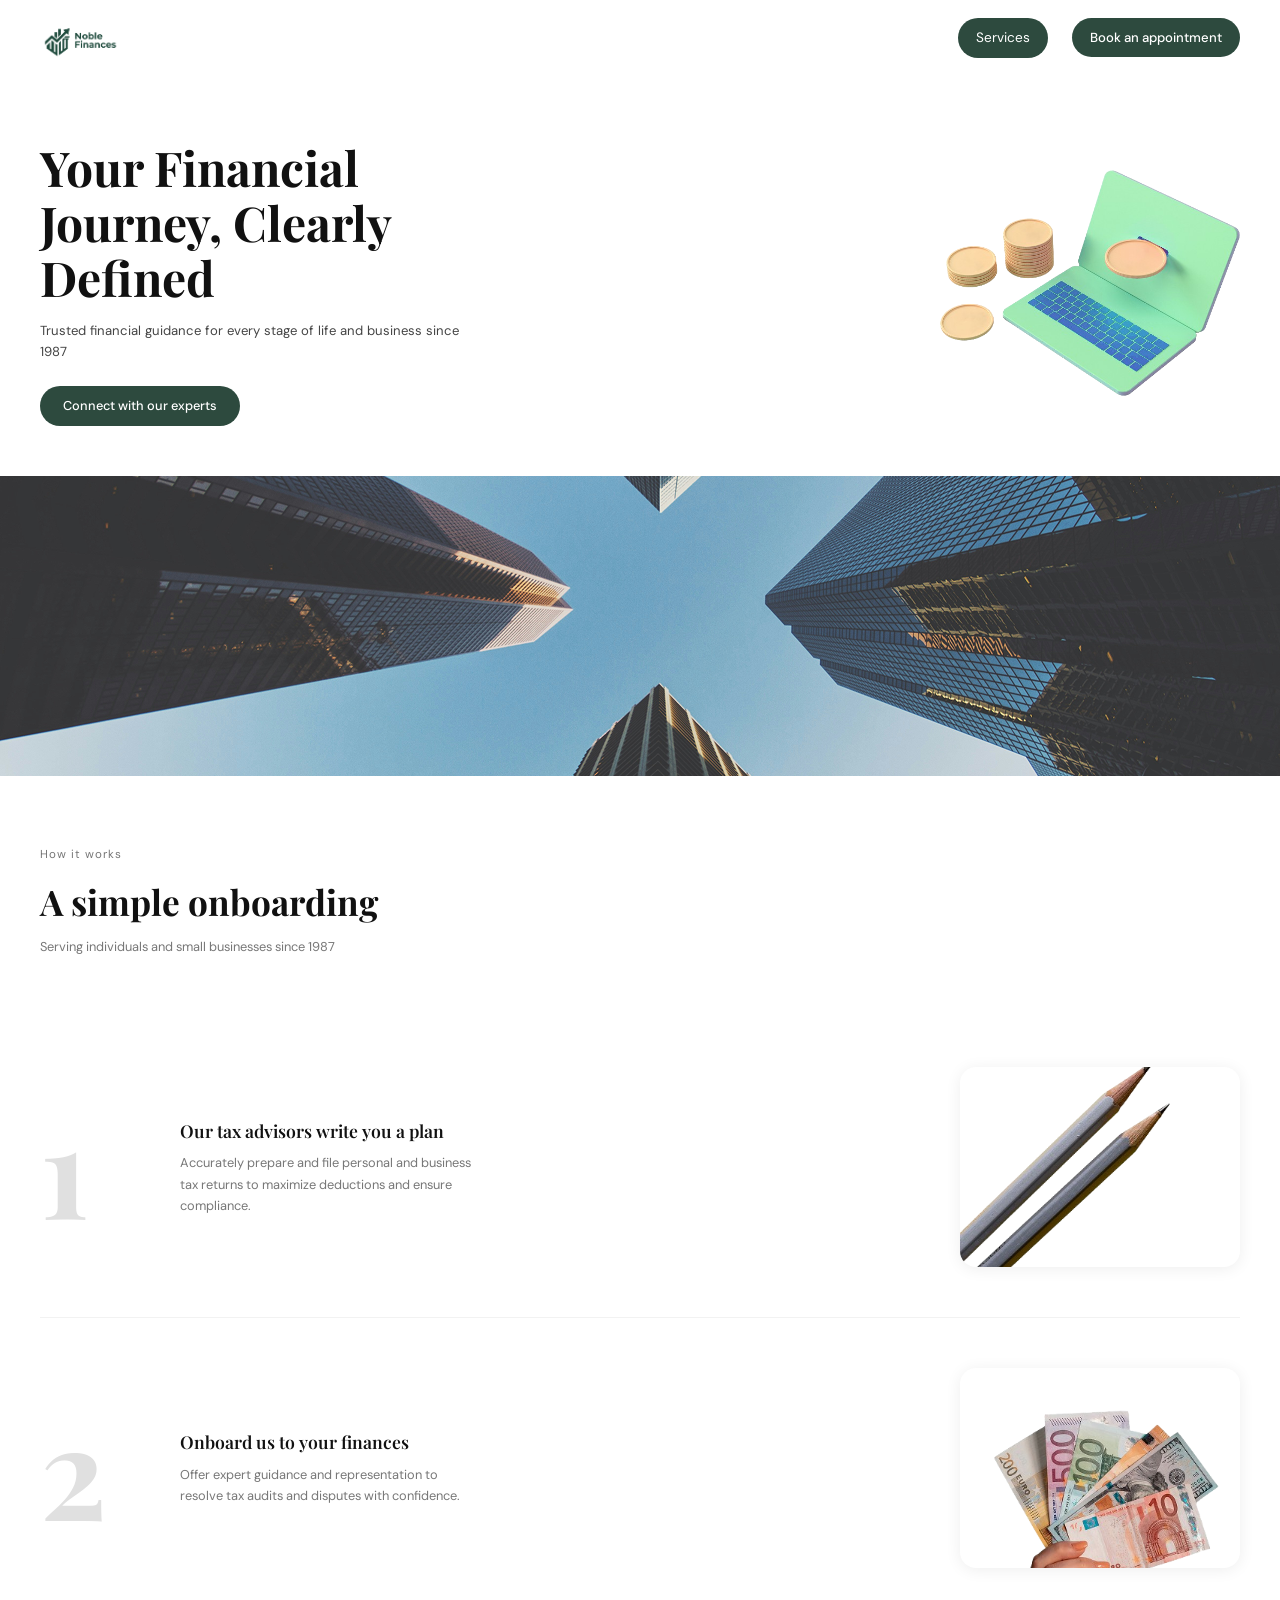
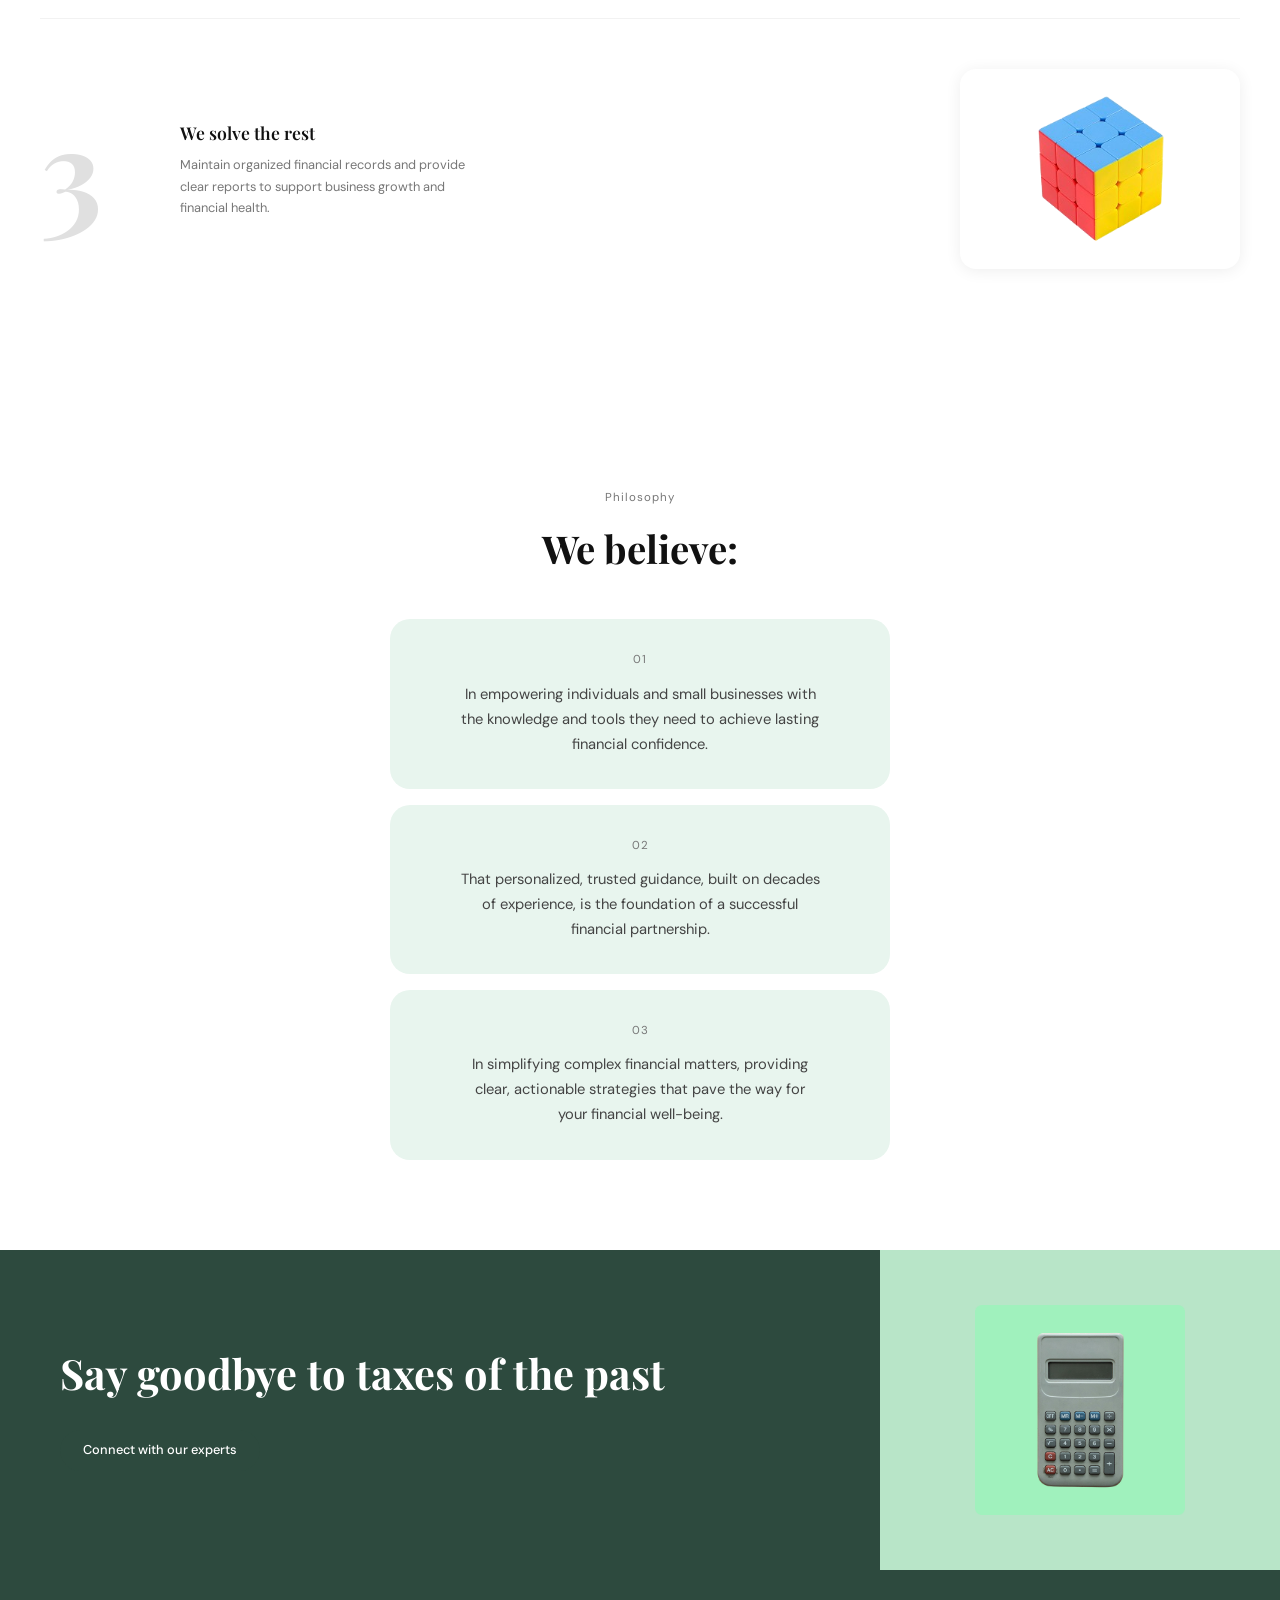
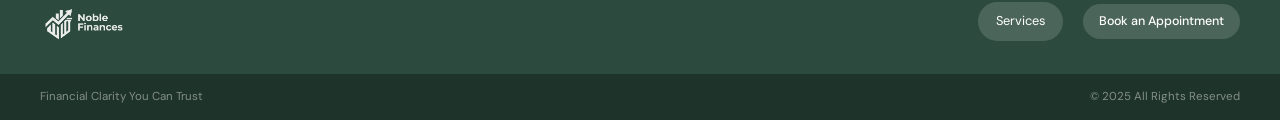
<file: services.html>
<!DOCTYPE html>
<!-- Declares this as an HTML5 document -->

<html lang="en">
<!-- lang="en" tells browsers the page language is English -->

<head>
  <!-- Head contains metadata and links — nothing visible to users -->

  <meta charset="UTF-8" />
  <!-- UTF-8 encoding — all characters display correctly -->

  <meta name="viewport" content="width=device-width, initial-scale=1.0" />
  <!-- Makes page responsive — scales correctly on phones and tablets -->

  <title>Services — Noble Finances</title>
  <!-- Browser tab title -->
   <link rel="icon" type="image/x-icon" href="noblee finance logo.png">
  <link rel="stylesheet" href="services.css" />
  <!-- Links this page to services.css — its own dedicated stylesheet -->

</head>

<body>
<!-- Body holds all visible page content -->


  <!-- ============================================================
       NAVBAR
       Same visual appearance as index.html — sticky top bar
       ============================================================ -->
  <nav class="navbar">

    <a href="index.html" class="navbar-logo">
      <img src="noblee finance logo.png" alt="Noble Finances" class="navbar-logo-img" />
    </a>

    <button class="hamburger" id="hamburgerBtn" onclick="toggleNav()" aria-label="Open menu" aria-expanded="false">
      <span></span>
      <span></span>
      <span></span>
    </button>

  </nav>

  <!-- Nav drawer — outside <nav> so position:fixed escapes the stacking context -->
  <div class="navbar-right" id="navMenu">
    <a href="services.html" class="navbar-link">Services</a>
    <a href="appointment.html" class="navbar-btn">Book an appointment</a>
  </div>


  <!-- ============================================================
       SERVICES HERO
       White background — large serif headline left, PC+coins right
       ============================================================ -->
  <section class="services-hero reveal">
  <!-- reveal class = JS will fade this in on load -->

    <div class="services-hero-text">
    <!-- Left text block -->

      <h1 class="services-hero-title">Your Financial Journey, Clearly Defined</h1>
      <!-- Main headline — 3 lines tall in the Figma design -->

      <p class="services-hero-subtitle">Trusted financial guidance for every stage of life and business since 1987</p>
      <!-- Supporting subtitle below headline -->

      <a href="appointment.html" class="btn-dark">Connect with our experts</a>
      <!-- CTA button linking to the appointment section -->

    </div>
    <!-- End hero text -->

    <img
      src="PC with coins.png"
      alt="3D illustration of a laptop with coins"
      class="services-hero-img"
    />
    <!-- PC with coins 3D illustration — right side of hero -->

  </section>
  <!-- End services hero -->


  <!-- ============================================================
       IMAGE BREAK
       Full-width skyscraper photograph — divides hero from onboarding
       ============================================================ -->
  <img
    src="Image break.png"
    alt="Looking up at tall skyscrapers representing business and financial growth"
    class="image-break"
  />
  <!-- Standalone full-width image — no wrapper needed -->
  <!-- CSS gives it fixed height and object-fit: cover -->


  <!-- ============================================================
       ONBOARDING SECTION
       "A simple onboarding" — 3 numbered steps
       Layout per step: [big number] [title + desc] [white image box]
       ============================================================ -->
  <section class="onboarding-section">
  <!-- No reveal on the section wrapper — individual rows animate instead -->

    <span class="onboarding-eyebrow">How it works</span>
    <!-- Small grey label above the heading -->

    <h2 class="onboarding-title">A simple onboarding</h2>
    <!-- Section heading -->

    <p class="onboarding-sub">Serving individuals and small businesses since 1987</p>
    <!-- Supporting subtitle -->

    <div class="steps-list">
    <!-- Vertical container for all 3 step rows -->


      <!-- ======================================================
           STEP 1
           Number: 1 | Title: Our tax advisors write you a plan
           Image: pencils.png
           ====================================================== -->
      <div class="step-row reveal">
      <!-- reveal = fades in when scrolled to -->

        <div class="step-number">1</div>
        <!-- Large decorative "1" — 8rem, light grey, Playfair Display serif -->
        <!-- Purely decorative — user-select: none prevents accidental selection -->

        <div class="step-text">
        <!-- Middle column: heading and description -->

          <h3 class="step-title">Our tax advisors write you a plan</h3>
          <!-- Step heading -->

          <p class="step-desc">Accurately prepare and file personal and business tax returns to maximize deductions and ensure compliance.</p>
          <!-- Step description in muted grey -->

        </div>
        <!-- End step-text -->

        <div class="step-img-box">
        <!-- White rounded box with subtle shadow — RIGHT column -->
        <!-- Key difference from previous version: WHITE not mint, TALLER, with shadow -->

          <img
            src="pencils.png"
            alt="Two pencils representing planning and writing"
            class="step-img"
          />
          <!-- Pencils image fills the white box — black bg crops cleanly -->

        </div>
        <!-- End step-img-box -->

      </div>
      <!-- End step 1 -->


      <!-- ======================================================
           STEP 2
           Number: 2 | Title: Onboard us to your finances
           Image: cash.png
           ====================================================== -->
      <div class="step-row reveal">
      <!-- Fades in on scroll independently from step 1 -->

        <div class="step-number">2</div>
        <!-- Large decorative "2" -->

        <div class="step-text">

          <h3 class="step-title">Onboard us to your finances</h3>
          <!-- Step 2 heading -->

          <p class="step-desc">Offer expert guidance and representation to resolve tax audits and disputes with confidence.</p>
          <!-- Step 2 description -->

        </div>
        <!-- End step-text -->

        <div class="step-img-box">
        <!-- White image box for step 2 -->

          <img
            src="cash.png"
            alt="Hand holding various euro and dollar banknotes representing finances"
            class="step-img"
          />
          <!-- Cash/banknotes image fills the white box -->

        </div>
        <!-- End step-img-box -->

      </div>
      <!-- End step 2 -->


      <!-- ======================================================
           STEP 3
           Number: 3 | Title: We solve the rest
           Image: dice.png (Rubik's cube)
           ====================================================== -->
      <div class="step-row reveal">
      <!-- Fades in on scroll independently from steps 1 and 2 -->

        <div class="step-number">3</div>
        <!-- Large decorative "3" -->

        <div class="step-text">

          <h3 class="step-title">We solve the rest</h3>
          <!-- Step 3 heading -->

          <p class="step-desc">Maintain organized financial records and provide clear reports to support business growth and financial health.</p>
          <!-- Step 3 description -->

        </div>
        <!-- End step-text -->

        <div class="step-img-box">
        <!-- White image box for step 3 -->

          <img
            src="dice-removebg-preview.png"
            alt="Colourful Rubik's cube representing problem-solving"
            class="step-img"
          />
          <!-- Rubik's cube image fills the white box -->

        </div>
        <!-- End step-img-box -->

      </div>
      <!-- End step 3 -->


    </div>
    <!-- End steps-list -->

  </section>
  <!-- End onboarding section -->


  <!-- ============================================================
       WE BELIEVE SECTION
       Centered heading + 3 stacked pale mint belief cards
       ============================================================ -->
  <section class="believe-section reveal">

    <span class="believe-eyebrow">Philosophy</span>
    <!-- Small grey label above heading -->

    <h2 class="believe-title">We believe:</h2>
    <!-- Large centered heading -->

    <div class="believe-cards">
    <!-- Narrow centered column of 3 cards -->


      <!-- Belief Card 1 -->
      <div class="believe-card reveal">
      <!-- Individual pale mint card -->

        <span class="believe-number">01</span>
        <!-- Small number at the top of the card -->

        <p class="believe-text">In empowering individuals and small businesses with the knowledge and tools they need to achieve lasting financial confidence.</p>
        <!-- Belief statement text -->

      </div>
      <!-- End belief card 1 -->


      <!-- Belief Card 2 -->
      <div class="believe-card reveal">

        <span class="believe-number">02</span>

        <p class="believe-text">That personalized, trusted guidance, built on decades of experience, is the foundation of a successful financial partnership.</p>

      </div>
      <!-- End belief card 2 -->


      <!-- Belief Card 3 -->
      <div class="believe-card reveal">

        <span class="believe-number">03</span>

        <p class="believe-text">In simplifying complex financial matters, providing clear, actionable strategies that pave the way for your financial well-being.</p>

      </div>
      <!-- End belief card 3 -->


    </div>
    <!-- End believe-cards -->

  </section>
  <!-- End we believe section -->


  <!-- ============================================================
       SAY GOODBYE SECTION
       Split layout: dark green panel left | mint green panel right
       Left: "Say goodbye to taxes of the past" + button
       Right: Calculator image centered on mint background
       ============================================================ -->
  <section class="goodbye-section reveal" id="appointment">
  <!-- id="appointment" is the anchor all "Book / Connect" links point to -->

    <!-- Left panel — dark green background -->
    <div class="goodbye-left">
    <!-- flex-direction: column stacks heading and button vertically -->

      <h2 class="goodbye-title">Say goodbye to taxes of the past</h2>
      <!-- White heading on dark green background -->

      <a href="appointment.html" class="btn-dark">Connect with our experts</a>
      <!-- Dark green button — still visible because btn-dark has its own bg -->

    </div>
    <!-- End goodbye-left -->

    <!-- Right panel — mint green background -->
    <div class="goodbye-right">
    <!-- Bright mint panel — calculator image centered inside -->

      <img
        src="calculator.png"
        alt="Grey calculator on mint green background"
        class="goodbye-img"
      />
      <!-- Calculator image — already has mint background so it blends naturally -->

    </div>
    <!-- End goodbye-right -->

  </section>
  <!-- End goodbye section -->


  <!-- ============================================================
       FOOTER
       Same dark green footer as the landing page
       ============================================================ -->
  <footer class="footer">

    <a href="index.html" class="footer-logo">
      <img src="noblee finance logo.png" alt="Noble Finances" class="footer-logo-img" />
    </a>
    <!-- Brand name on the left -->

    <div class="footer-right">
    <!-- Right side: link and button -->

      <a href="services.html" class="footer-link">Services</a>
      <!-- Text link (this page) -->

      <a href="appointment.html" class="footer-btn">Book an Appointment</a>
      <!-- Transparent pill button -->

    </div>
    <!-- End footer-right -->

  </footer>
  <!-- End footer -->


  <!-- ============================================================
       FOOTER BOTTOM BAR
       Very dark strip — tagline left, copyright right
       ============================================================ -->
  <div class="footer-bottom">

    <span class="footer-tagline">Financial Clarity You Can Trust</span>
    <!-- Left tagline -->

    <span class="footer-rights">© 2025 All Rights Reserved</span>
    <!-- Right copyright -->

  </div>
  <!-- End footer-bottom -->


  <!-- ============================================================
       SCRIPT
       Loaded last so all HTML elements above already exist in the
       DOM before script.js tries to find and interact with them
       ============================================================ -->
  <script src="script.js"></script>
  <!-- Shared JS file — scroll reveal runs automatically on this page -->

</body>
<!-- End body -->

</html>
<!-- End document -->
</file>
<file: homepage.css>
/* ============================================================
   index.css — Noble Finances LANDING PAGE Stylesheet
   This file styles index.html ONLY.
   It is linked from index.html via <link rel="stylesheet" href="index.css">
   ============================================================ */


/* ===================== GOOGLE FONTS IMPORT ===================== */
/* Pulls two fonts from Google's servers before the page renders */
@import url('https://fonts.googleapis.com/css2?family=Playfair+Display:wght@400;600;700&family=DM+Sans:ital,wght@0,300;0,400;0,500;0,600;1,400&display=swap');
/* Playfair Display = elegant serif font used for all big headings */
/* DM Sans = clean sans-serif font used for body text and buttons */


/* ===================== CSS CUSTOM PROPERTIES (VARIABLES) ===================== */
/* :root targets the entire HTML document */
/* Variables defined here can be used anywhere below with var(--name) */
:root {
  --mint: #b8e5c8;          /* Bright mint green — hero background */
  --mint-light: #e8f5ee;    /* Very pale mint — card backgrounds */
  --dark-green: #2d4a3e;    /* Deep forest green — buttons, footer */
  --darker-green: #1e3329;  /* Even darker green — footer bottom bar, hover states */
  --white: #ffffff;         /* Pure white — page and section backgrounds */
  --text-black: #111111;    /* Near-black — headings and main text */
  --text-body: #444444;     /* Dark grey — body paragraphs */
  --text-muted: #777777;    /* Medium grey — captions, small labels */
  --tag-bg: #d6ede0;        /* Soft green — tag badge backgrounds */
  --tag-text: #2d4a3e;      /* Dark green — tag badge text */
  --border-light: #e0ece5;  /* Subtle green-tinted border color */
  --font-heading: 'Playfair Display', Georgia, serif; /* Serif font for headings */
  --font-body: 'DM Sans', sans-serif;                 /* Sans-serif for body text */
  --radius-pill: 999px;  /* Very large radius — creates pill/capsule shaped buttons */
  --radius-card: 20px;   /* Standard card corner rounding */
  --radius-sm: 8px;      /* Small rounding for tags */
}


/* ===================== CSS RESET ===================== */
/* Removes all default browser spacing and box model differences */
*, *::before, *::after {
  margin: 0;               /* Removes all default outer spacing */
  padding: 0;              /* Removes all default inner spacing */
  box-sizing: border-box;  /* Width/height includes padding and border */
}


/* ===================== BASE HTML & BODY ===================== */
html {
  scroll-behavior: smooth; /* Anchor links (#id) scroll smoothly instead of jumping */
}

body {
  font-family: var(--font-body);   /* Sets DM Sans as the default font for all text */
  background-color: var(--white);  /* White page background */
  color: var(--text-black);        /* Default text color */
  line-height: 1.6;                /* Default line spacing — improves readability */
  overflow-x: hidden;              /* Prevents horizontal scroll from overflow */
}


/* ============================================================
   NAVBAR
   Sticky bar at the top — logo left, links + button right
   ============================================================ */
.navbar {
  display: flex;                   /* Lays out logo and nav-right side by side */
  justify-content: space-between;  /* Pushes logo far left, nav-right far right */
  align-items: center;             /* Vertically centers everything in the bar */
  padding: 18px 40px;              /* 18px top/bottom padding, 40px left/right */
  background-color: var(--white);  /* White navbar background */
  position: sticky;                /* Navbar sticks to the top of the screen on scroll */
  top: 0;                          /* Sticks at y=0 — the very top */
  z-index: 100;
}

/* "Noble Finances" brand/logo text */
.navbar-logo {
  font-family: var(--font-body);  /* Uses DM Sans — matches the Figma design */
  font-size: 0.9rem;              /* Small logo text size */
  font-weight: 500;               /* Medium weight */
  color: var(--text-black);       /* Dark text */
  text-decoration: none;          /* Removes link underline */
}

/* Wrapper div for the right side items (link + button) */
/* Sits outside <nav> so position:fixed on mobile escapes stacking context.
   On desktop we re-anchor it to the top-right to match the navbar layout. */
.navbar-right {
  display: flex;
  align-items: center;
  gap: 24px;
  position: fixed;
  top: 18px;
  right: 40px;
  z-index: 200;
}

/* "Services" text link */
.navbar-link {
  background-color: var(--dark-green);
  font-size: 0.85rem;         /* Small text */
  font-weight: 400;           /* Normal weight */
  color: var(--white);   /* Dark text */
  text-decoration: none;      /* No underline */
  transition: background 0.2s;   /* Smooth color on hover */
  border: none;                /* No border */
  padding: 9px 18px;            /* Inner spacing */
  border-radius: var(--radius-pill);   /* Fully rounded pill shape */
  cursor: pointer;              /* Shows hand cursor on hover */
}

.navbar-link:hover {
   background-color: var(--darker-green); /* Slightly darker green on hover */
}

/* "Book an appointment" green pill button */
.navbar-btn {
  background-color: var(--dark-green); /* Dark green background */
  color: var(--white);                 /* White text */
  font-family: var(--font-body);       /* Body font */
  font-size: 0.82rem;                  /* Small text */
  font-weight: 500;                    /* Medium bold */
  padding: 9px 18px;                   /* Inner spacing */
  border: none;                        /* No border */
  border-radius: var(--radius-pill);   /* Fully rounded pill shape */
  cursor: pointer;                     /* Shows hand cursor on hover */
  text-decoration: none;               /* No underline */
  transition: background 0.2s ease;    /* Smooth color change on hover */
}

.navbar-btn:hover {
  background-color: var(--darker-green); /* Slightly darker green on hover */
}


/* ============================================================
   HERO SECTION
   Large mint-green banner — headline + subtitle + button + globe
   ============================================================ */
.hero {
  background-color: var(--mint);   /* Bright mint green background */
  padding: 60px 40px 70px;         /* Top, left/right, bottom padding */
  display: flex;                   /* Lays text and globe side by side */
  align-items: center;             /* Vertically centers both sides */
  justify-content: space-between;  /* Text pushed left, globe pushed right */
  min-height: 320px;               /* Minimum height — matches Figma proportions */
}

/* Left side — text content block */
.hero-text {
  max-width: 420px; /* Prevents text from getting too wide */
}

/* Main headline "Financial Clarity You Can Trust" */
.hero-title {
  font-family: var(--font-heading); /* Playfair Display serif */
  font-size: 3rem;                  /* Large headline size */
  font-weight: 700;                 /* Bold */
  color: var(--text-black);         /* Near-black */
  line-height: 1.15;                /* Tight line spacing for large text */
  margin-bottom: 14px;              /* Space below heading */
}

/* Subtitle text below the headline */
.hero-subtitle {
  font-size: 0.82rem;       /* Small body text */
  color: var(--text-body);  /* Dark grey */
  margin-bottom: 24px;      /* Space before button */
  line-height: 1.6;         /* Readable line height */
}

/* "Connect with our experts" and other dark green buttons */
.btn-dark {
  display: inline-block;               /* Allows padding on anchor tags */
  background-color: var(--dark-green); /* Dark green */
  color: var(--white);                 /* White text */
  font-family: var(--font-body);       /* Body font */
  font-size: 0.8rem;                   /* Small */
  font-weight: 500;                    /* Medium bold */
  padding: 10px 20px;                  /* Inner spacing */
  border-radius: var(--radius-pill);   /* Pill shape */
  border: none;                        /* No border */
  cursor: pointer;                     /* Hand cursor */
  text-decoration: none;               /* No underline */
  transition: background 0.2s ease;    /* Smooth hover color change */
}

.btn-dark:hover {
  background-color: var(--darker-green); /* Darker on hover */
}

/* Globe illustration on the right side of the hero */
.hero-globe {
  width: 260px;         /* Fixed display width */
  height: auto;         /* Height scales proportionally */
  object-fit: contain;  /* Shows full image without cropping */
  flex-shrink: 0;       /* Prevents image from shrinking under pressure */
}


/* ============================================================
   SERVICES INTRO
   Centered text block — label, heading, subtitle, button
   ============================================================ */
.services-intro {
  text-align: center;              /* Centers all content */
  padding: 70px 40px 36px;         /* Top, sides, bottom */
  background-color: var(--white);  /* White background */
}

/* Small "Services" uppercase label above the heading */
.section-eyebrow {
  display: block;             /* Forces it onto its own line */
  font-size: 0.72rem;         /* Very small text */
  font-weight: 400;           /* Normal weight */
  color: var(--text-muted);   /* Grey color */
  letter-spacing: 1.5px;      /* Wide letter spacing */
  text-transform: uppercase;  /* ALL CAPS */
  margin-bottom: 14px;        /* Space below */
}

/* "Let us handle the numbers..." heading */
.services-heading {
  font-family: var(--font-heading); /* Playfair Display */
  font-size: 2.4rem;                /* Large heading */
  font-weight: 700;                 /* Bold */
  color: var(--text-black);         /* Dark */
  line-height: 1.25;                /* Comfortable spacing */
  max-width: 620px;                 /* Prevents overly wide heading */
  margin: 0 auto 10px;              /* Centers block, adds space below */
}

/* "Serving Individuals and small businesses since 1987" */
.services-sub {
  font-size: 0.82rem;       /* Small text */
  color: var(--text-muted); /* Grey */
  margin-bottom: 24px;      /* Space before button */
}

/* "Schedule a call" green pill button */
.btn-green-pill {
  display: inline-block;               /* Allows padding */
  background-color: var(--dark-green); /* Dark green */
  color: var(--white);                 /* White text */
  font-family: var(--font-body);       /* Body font */
  font-size: 0.8rem;                   /* Small */
  font-weight: 500;                    /* Medium bold */
  padding: 10px 20px;                  /* Padding */
  border-radius: var(--radius-pill);   /* Pill */
  border: none;                        /* No border */
  cursor: pointer;                     /* Pointer */
  text-decoration: none;               /* No underline */
}


/* ============================================================
   SERVICE CARDS
   Large stacked cards for Tax Prep, IRS Audit, Bookkeeping
   ============================================================ */

/* Outer container holding all service cards */
.service-cards-wrapper {
  padding: 0 40px 60px; /* No top, 40px sides, 60px bottom */
  display: flex;         /* Stacks cards vertically */
  flex-direction: column;/* Column direction */
  gap: 20px;             /* Space between each card */
}

/* Individual service card */
.service-card {
  background-color: var(--mint-light); /* Pale mint background */
  border-radius: var(--radius-card);   /* Rounded corners */
  padding: 44px 48px;                  /* Generous inner spacing */
  display: flex;                       /* Side-by-side layout */
  align-items: center;                 /* Vertically centered */
  justify-content: space-between;      /* Text left, image right */
  gap: 32px;                           /* Gap between text and image */
}

/* Second card gets a slightly different shade and offset position */
.service-card.card-offset {
  background-color: #f0f7f3; /* Slightly different tone */
  margin-left: 20px;         /* Offset right to match Figma layout */
  margin-right: -20px;       /* Compensates so total page width stays the same */
}

/* Text content block inside a card */
.card-text {
  flex: 1; /* Takes all available space — image stays fixed width */
}

/* Card heading e.g. "Tax Preparation & Filing" */
.card-title {
  font-family: var(--font-heading); /* Serif */
  font-size: 1.5rem;                /* Medium-large */
  font-weight: 600;                 /* Semi-bold */
  color: var(--text-black);         /* Dark */
  margin-bottom: 12px;              /* Space below */
  line-height: 1.25;                /* Tight */
}

/* Card description paragraph */
.card-desc {
  font-size: 0.82rem;       /* Small */
  color: var(--text-body);  /* Dark grey */
  line-height: 1.65;        /* Comfortable */
  margin-bottom: 18px;      /* Space before tags */
  max-width: 320px;         /* Limits line length */
}

/* Row of tag badges */
.card-tags {
  display: flex;   /* Horizontal row */
  gap: 8px;        /* Space between badges */
  flex-wrap: wrap; /* Wraps to next line if needed */
}

/* Individual tag badge e.g. "1099 forms" */
.tag {
  background-color: var(--tag-bg);  /* Pale green */
  color: var(--tag-text);           /* Dark green text */
  font-size: 0.72rem;               /* Very small */
  font-weight: 500;                 /* Medium bold */
  padding: 5px 12px;                /* Inner spacing */
  border-radius: var(--radius-sm);  /* Slightly rounded corners */
}

/* Illustration image on right side of card */
.card-img {
  width: 200px;         /* Fixed width */
  height: auto;         /* Auto height */
  object-fit: contain;  /* No cropping */
  flex-shrink: 0;       /* Never shrinks */
}


/* ============================================================
   BOOKKEEPING CARD
   Wider card with image on LEFT — reversed layout
   ============================================================ */
.bookkeeping-card {
  background-color: var(--mint-light); /* Pale mint */
  border-radius: var(--radius-card);   /* Rounded */
  padding: 44px 48px;                  /* Inner spacing */
  display: flex;                       /* Side-by-side */
  align-items: center;                 /* Vertically centered */
  gap: 36px;                           /* Space between image and text */
  margin: 0 40px 20px;                 /* Left/right margin and bottom gap */
}

/* Safe box image on the LEFT */
.bookkeeping-img {
  width: 160px;         /* Fixed width */
  height: auto;         /* Auto height */
  object-fit: contain;  /* No cropping */
  flex-shrink: 0;       /* Never shrinks */
}


/* ============================================================
   TESTIMONIALS SECTION
   Client list left, active quote right
   ============================================================ */
.testimonials-section {
  padding: 72px 40px 80px;         /* Top, sides, bottom */
  background-color: var(--white);  /* White background */
}

/* "Hear From Our Happy Clients" heading */
.testimonials-title {
  font-family: var(--font-heading); /* Serif */
  font-size: 2rem;                  /* Large */
  font-weight: 700;                 /* Bold */
  text-align: center;               /* Centered */
  color: var(--text-black);         /* Dark */
  margin-bottom: 44px;              /* Space before layout */
}

/* Two-column grid layout */
.testimonials-grid {
  display: grid;                    /* CSS Grid */
  grid-template-columns: 220px 1fr; /* Fixed narrow left, flexible right */
  gap: 36px;                        /* Space between columns */
  max-width: 860px;                 /* Limits total width */
  margin: 0 auto;                   /* Centers the grid */
  align-items: start;               /* Both columns align to top */
}

/* Stacked list of client names on the left */
.client-list {
  display: flex;          /* Vertical stack */
  flex-direction: column; /* Column direction */
}

/* Clickable client name row */
.client-item {
  padding: 12px 14px;     /* Inner spacing */
  cursor: pointer;        /* Shows hand cursor — indicates clickable */
  border-radius: 10px;    /* Slightly rounded */
  transition: background 0.2s; /* Smooth highlight change */
}

/* Active/selected client — dark green highlight */
.client-item.active {
  background-color: var(--dark-green); /* Dark green background */
  color: var(--white);                 /* White text */
}

/* Client profession/role e.g. "Graphic Designer" */
.client-profession {
  font-size: 0.85rem;  /* Small */
  font-weight: 500;    /* Medium bold */
  display: block;      /* Forces onto own line */
}

/* Client location e.g. "Ontario, Canada" */
.client-location {
  font-size: 0.75rem; /* Very small */
  display: block;     /* Own line */
  margin-top: 2px;    /* Tiny gap from profession */
  opacity: 0.75;      /* Slightly faded */
}

/* Thin separator between client items */
.client-divider {
  border: none;                           /* Removes default border */
  border-top: 1px solid var(--border-light); /* Single thin line */
  margin: 4px 0;                          /* Small vertical gap */
}

/* Right side quote container */
.quote-box {
  padding: 0 20px; /* Horizontal padding only */
}

/* The quote text paragraph */
.quote-text {
  font-size: 0.95rem;       /* Normal body size */
  color: var(--text-black); /* Dark */
  line-height: 1.7;         /* Comfortable */
  margin-bottom: 20px;      /* Space before author */
}

/* Author row: avatar + name */
.quote-author-row {
  display: flex;       /* Horizontal row */
  align-items: center; /* Vertically centered */
  gap: 10px;           /* Space between avatar and text */
}

/* Circular avatar placeholder */
.author-avatar {
  width: 34px;
  height: 34px;
  border-radius: 50%;
  object-fit: cover;
  object-position: center 20%;
  flex-shrink: 0;
}         

/* Author name text */
.author-name {
  font-size: 0.82rem; /* Small */
  font-weight: 600;   /* Semi-bold */
  display: block;     /* Own line */
}


/* ============================================================
   PERSON WORKING BANNER
   Full-width photo strip between testimonials and smart finance
   ============================================================ */
.person-working-img {
  width: 100%;                  /* Full page width */
  height: 380px;                /* Fixed height strip */
  object-fit: cover;            /* Crops to fill without distortion */
  object-position: center 20%; /* Focuses upper part of the image */
  display: block;               /* Removes default inline image gap */
}


/* ============================================================
   SMART FINANCE SECTION
   Two-column: heading left, 3 audience cards right
   ============================================================ */
.smart-finance-section {
  padding: 80px 40px;              /* Top/bottom, sides */
  background-color: var(--white);  /* White background */
}

/* Two-column grid */
.smart-finance-layout {
  display: grid;                    /* CSS Grid */
  grid-template-columns: 1fr 1.8fr; /* Left narrower, right wider */
  gap: 60px;                        /* Space between columns */
  align-items: start;               /* Top-aligned */
}

/* Left column heading */
.smart-finance-left h2 {
  font-family: var(--font-heading); /* Serif */
  font-size: 2.2rem;                /* Large */
  font-weight: 700;                 /* Bold */
  color: var(--text-black);         /* Dark */
  line-height: 1.2;                 /* Tight */
  margin-bottom: 16px;              /* Space below */
}

/* Left column paragraph */
.smart-finance-left p {
  font-size: 0.82rem;       /* Small */
  color: var(--text-body);  /* Dark grey */
  line-height: 1.65;        /* Comfortable */
}

/* Three equal columns for audience cards */
.audience-grid {
  display: grid;                         /* CSS Grid */
  grid-template-columns: repeat(3, 1fr); /* 3 equal columns */
  gap: 28px;                             /* Space between */
}

/* Individual audience card */
.audience-card {
  display: flex;          /* Vertical stack */
  flex-direction: column; /* Stacks icon, title, text */
  gap: 10px;              /* Space between items */
}

/* Small icon box */
.audience-icon {
  width: 36px;                         /* Fixed size */
  height: 36px;                        /* Equal — square */
  background-color: var(--mint-light); /* Pale mint */
  border-radius: 6px;                  /* Slightly rounded */
  display: flex;                       /* Centers emoji inside */
  align-items: center;                 /* Vertically */
  justify-content: center;             /* Horizontally */
  font-size: 1rem;                     /* Emoji size */
}

/* Audience card heading */
.audience-card h4 {
  font-family: var(--font-heading); /* Serif */
  font-size: 0.95rem;               /* Normal size */
  font-weight: 600;                 /* Semi-bold */
  color: var(--text-black);         /* Dark */
}

/* Audience card description */
.audience-card p {
  font-size: 0.78rem;       /* Small */
  color: var(--text-muted); /* Grey */
  line-height: 1.6;         /* Comfortable */
}


/* ============================================================
   CUSTOM PLAN SECTION
   Dark green card — text left, stackwood image right
   ============================================================ */
.custom-plan-section {
  padding: 0 40px 60px; /* No top, 40px sides, 60px bottom */
}

/* Dark green rounded card */
.custom-plan-card {
  background-color: var(--dark-green); /* Dark green */
  border-radius: var(--radius-card);   /* Rounded */
  padding: 50px 56px;                  /* Inner spacing */
  display: flex;                       /* Side-by-side */
  align-items: center;                 /* Vertically centered */
  justify-content: space-between;      /* Text left, image right */
  gap: 40px;                           /* Gap */
}

/* Left text content */
.custom-plan-text {
  max-width: 360px; /* Prevents text from pushing image out */
}

/* "A custom built plan for you" heading */
.custom-plan-title {
  font-family: var(--font-heading); /* Serif */
  font-size: 1.6rem;                /* Medium-large */
  font-weight: 700;                 /* Bold */
  color: var(--white);              /* White on dark green */
  line-height: 1.3;                 /* Slightly tight */
  margin-bottom: 14px;              /* Space below */
}

/* Description paragraph */
.custom-plan-desc {
  font-size: 0.8rem;               /* Small */
  color: rgba(255,255,255,0.75);   /* Semi-transparent white */
  line-height: 1.65;               /* Comfortable */
  margin-bottom: 24px;             /* Space before button */
}

/* "Learn more" white pill button on dark green card */
.btn-white-pill {
  display: inline-block;             /* Allows padding */
  background-color: var(--white);    /* White */
  color: var(--dark-green);          /* Dark green text */
  font-family: var(--font-body);     /* Body font */
  font-size: 0.8rem;                 /* Small */
  font-weight: 600;                  /* Semi-bold */
  padding: 10px 22px;                /* Inner spacing */
  border-radius: var(--radius-pill); /* Pill */
  border: none;                      /* No border */
  cursor: pointer;                   /* Pointer */
  text-decoration: none;             /* No underline */
  transition: opacity 0.2s;         /* Smooth hover */
}

.btn-white-pill:hover {
  opacity: 0.88; /* Slight dimming on hover */
}

/* Stackwood SVG on the right */
.custom-plan-img {
  width: 280px;         /* Fixed width */
  height: auto;         /* Auto height */
  object-fit: contain;  /* No cropping */
  flex-shrink: 0;       /* Never shrinks */
}


/* ============================================================
   BELIEF SECTION
   Large centered quote + CTA button on white background
   ============================================================ */
.belief-section {
  text-align: center;              /* Centers everything */
  padding: 90px 60px;              /* Generous top/bottom */
  background-color: var(--white);  /* White */
}

/* Large centered statement text */
.belief-text {
  font-family: var(--font-heading); /* Serif */
  font-size: 2rem;                  /* Large */
  font-weight: 600;                 /* Semi-bold */
  color: var(--text-black);         /* Dark */
  max-width: 680px;                 /* Limits reading width */
  margin: 0 auto 32px;              /* Centered, space below */
  line-height: 1.4;                 /* Comfortable for large text */
}


/* ============================================================
   FOOTER
   Dark green bar — logo left, links + button right
   ============================================================ */
.footer {
  background-color: var(--dark-green); /* Dark green */
  color: var(--white);                 /* White text */
  padding: 28px 40px;                  /* Inner spacing */
  display: flex;                       /* Row layout */
  justify-content: space-between;      /* Logo left, items right */
  align-items: center;                 /* Vertically centered */
}

/* "Noble Finances" in the footer */
.footer-logo {
  font-family: var(--font-body); /* Body font */
  font-size: 0.88rem;            /* Small */
  font-weight: 500;              /* Medium */
}

/* Right side wrapper */
.footer-right {
  display: flex;       /* Row */
  align-items: center; /* Centered */
  gap: 20px;           /* Space between items */
}

/* Footer text links */
.footer-link {
  color: var(--white); /* white text */
  text-decoration: none;         /* No underline */
  font-size: 0.8rem;             /* Small */
  transition: color 0.2s;       /* Smooth hover */
  padding: 9px 18px;
  background-color: #FFFFFF26;
  border-radius: var(--radius-pill);
}

.footer-link:hover {
  background-color: rgba(255,255,255,0.25); 
}

/* Footer "Book an appointment" transparent button */
.footer-btn {
  background-color: rgba(255,255,255,0.15); /* Transparent white */
  color: var(--white);                      /* White text */
  font-family: var(--font-body);            /* Body font */
  font-size: 0.78rem;                       /* Small */
  font-weight: 500;                         /* Medium */
  padding: 8px 16px;                        /* Inner spacing */
  border-radius: var(--radius-pill);        /* Pill */
  border: none;                             /* No border */
  cursor: pointer;                          /* Pointer */
  text-decoration: none;                    /* No underline */
  transition: background 0.2s;             /* Smooth hover */
}

.footer-btn:hover {
  background-color: rgba(255,255,255,0.25); /* Brighter on hover */
}


/* ============================================================
   FOOTER BOTTOM BAR
   Very dark strip — tagline left, copyright right
   ============================================================ */
.footer-bottom {
  background-color: var(--darker-green); /* Near-black green */
  padding: 14px 40px;                    /* Slim padding */
  display: flex;                         /* Row */
  justify-content: space-between;        /* Left and right */
  align-items: center;                   /* Vertically centered */
}

/* Tagline text */
.footer-tagline {
  font-size: 0.72rem;             /* Very small */
  color: rgba(255,255,255,0.45);  /* Faded white */
}

/* Copyright text */
.footer-rights {
  font-size: 0.72rem;             /* Very small */
  color: rgba(255,255,255,0.45);  /* Faded white */
}


/* ============================================================
   SCROLL REVEAL ANIMATION
   Elements start hidden and below — JS adds .visible to trigger
   ============================================================ */

/* Initial invisible state */
.reveal {
  opacity: 0;                  /* Fully transparent */
  transform: translateY(24px); /* Shifted 24px below final position */
  transition: opacity 0.55s ease, transform 0.55s ease; /* Smooth reveal */
}

/* Visible state — added by script.js when element enters viewport */
.reveal.visible {
  opacity: 1;               /* Fully visible */
  transform: translateY(0); /* Back to original position */
}


/* ============================================================
   RESPONSIVE — Mobile adjustments for the landing page
   ============================================================ */
@media (max-width: 860px) {

  /* Stack hero vertically on small screens */
  .hero {
    flex-direction: column; /* Text and globe stacked */
    text-align: center;     /* Center all text */
    padding: 50px 24px;     /* Reduced padding */
  }

  /* Shrink headline on mobile */
  .hero-title { font-size: 2.2rem; }

  /* Reduce globe size */
  .hero-globe { width: 180px; }

  /* Reduce service cards padding */
  .service-cards-wrapper { padding: 0 24px 40px; }

  /* Stack service card content vertically */
  .service-card,
  .bookkeeping-card {
    flex-direction: column;  /* Stack text and image */
    align-items: flex-start; /* Left-align */
    margin-left: 0;          /* Remove offset */
    margin-right: 0;         /* Remove offset */
  }

  /* Images go full width on mobile */
  .card-img,
  .bookkeeping-img { width: 100%; max-width: 200px; }

  /* Stack testimonials vertically */
  .testimonials-grid { grid-template-columns: 1fr; }

  /* Stack smart finance section */
  .smart-finance-layout { grid-template-columns: 1fr; }

  /* Stack audience cards */
  .audience-grid { grid-template-columns: 1fr; }

  /* Stack custom plan card */
  .custom-plan-card { flex-direction: column; text-align: center; }

  /* Stack footer */
  .footer {
    flex-direction: column;
    gap: 14px;
    text-align: center;
    padding: 24px;
  }

  /* Stack footer bottom */
  .footer-bottom {
    flex-direction: column;
    gap: 6px;
    text-align: center;
  }

  /* Shrink belief text on mobile */
  .belief-text { font-size: 1.4rem; }
}


/* ============================================================
   HOVER EFFECTS — Added for visual polish
   Makes the site feel interactive and premium
   ============================================================ */

/* Noble Finances logo — slides slightly right and deepens color on hover */
.navbar-logo {
  transition: color 0.2s ease, transform 0.2s ease; /* Smooth transition */
}
.navbar-logo:hover {
  color: var(--dark-green);        /* Deepens to dark green on hover */
  transform: translateX(3px);      /* Slides slightly right */
}

/* Service cards — lift up with shadow on hover */
.service-card {
  transition: transform 0.25s ease, box-shadow 0.25s ease; /* Smooth hover */
}
.service-card:hover {
  transform: translateY(-6px);                          /* Lifts card upward */
  box-shadow: 0 16px 48px rgba(45, 74, 62, 0.15);      /* Soft green shadow below */
}

/* Bookkeeping card — same lift effect */
.bookkeeping-card {
  transition: transform 0.25s ease, box-shadow 0.25s ease;
}
.bookkeeping-card:hover {
  transform: translateY(-6px);
  box-shadow: 0 16px 48px rgba(45, 74, 62, 0.15);
}

/* Tag badges — subtle bg darken on hover */
.tag {
  transition: background-color 0.2s ease, color 0.2s ease; /* Smooth */
  cursor: default; /* Default cursor since tags aren't links */
}
.tag:hover {
  background-color: var(--dark-green); /* Fills dark green */
  color: var(--white);                 /* Text turns white */
}

/* Client items in testimonials — already have active state, add hover */
.client-item:not(.active):hover {
  background-color: var(--mint-light); /* Pale mint on hover */
  cursor: pointer;                     /* Hand cursor */
}

/* Audience cards — lift on hover */
.audience-card {
  transition: transform 0.2s ease; /* Smooth */
  cursor: default;
}
.audience-card:hover {
  transform: translateY(-4px); /* Gentle lift */
}

/* Audience icon — scale up on hover */
.audience-icon {
  transition: transform 0.2s ease, background-color 0.2s ease;
}
.audience-card:hover .audience-icon {
  transform: scale(1.15);                  /* Enlarges the icon */
  background-color: var(--dark-green);     /* Dark green background */
  color: var(--white);                     /* White emoji */
}

/* Globe image — gentle float pulse on hover */
.hero-globe {
  transition: transform 0.3s ease;
}
.hero-globe:hover {
  transform: scale(1.05) rotate(-3deg); /* Slight scale and tilt */
}

/* Card images — subtle zoom on hover */
.card-img,
.bookkeeping-img,
.custom-plan-img {
  transition: transform 0.3s ease; /* Smooth zoom */
}
.service-card:hover .card-img,
.bookkeeping-card:hover .bookkeeping-img {
  transform: scale(1.05); /* Zooms in slightly */
}

/* Custom plan card — lift on hover */
.custom-plan-card {
  transition: transform 0.25s ease, box-shadow 0.25s ease;
}
.custom-plan-card:hover {
  transform: translateY(-5px);
  box-shadow: 0 20px 56px rgba(0,0,0,0.2);
}

/* btn-white-pill — reverses colors on hover */
.btn-white-pill:hover {
  background-color: var(--mint-light); /* Pale mint */
  color: var(--dark-green);            /* Dark green text */
  opacity: 1;                          /* Override previous opacity rule */
}

/* Footer logo — same subtle hover as navbar logo */
.footer-logo {
  transition: opacity 0.2s ease;
  cursor: default;
}
.footer-logo:hover {
  opacity: 0.75; /* Slightly dims */
}


/* ============================================================
   CONTACT MODAL STYLES
   Shared modal base used for both contact and chatroom modals
   ============================================================ */

/* Full-screen dark overlay */
.modal-overlay {
  position: fixed;                        /* Fixed to viewport */
  top: 0;                                 /* Covers from top */
  left: 0;                                /* Covers from left */
  width: 100%;                            /* Full width */
  height: 100%;                           /* Full height */
  background-color: rgba(30,51,41,0.65);  /* Semi-transparent dark green */
  z-index: 1000;                          /* Above everything */
  display: flex;                          /* Centers the modal box */
  align-items: center;                    /* Vertically */
  justify-content: center;                /* Horizontally */
  opacity: 0;                             /* Invisible by default */
  visibility: hidden;                     /* Non-interactive by default */
  transition: opacity 0.3s ease, visibility 0.3s ease; /* Smooth fade */
}

/* When JS adds .open class — overlay becomes visible */
.modal-overlay.open {
  opacity: 1;          /* Fully visible */
  visibility: visible; /* Interactive */
}

/* White modal box */
.modal-box {
  background-color: var(--white);           /* White */
  border-radius: 20px;                      /* Rounded corners */
  padding: 48px 52px;                       /* Generous inner spacing */
  width: 100%;                              /* Responsive */
  max-width: 500px; 
  max-height: 500px;                        /* Max width */
  position: relative;                       /* For close button */
  box-shadow: 0 24px 80px rgba(0,0,0,0.2); /* Deep shadow */
  transform: translateY(30px);              /* Starts below final position */
  transition: transform 0.35s ease;        /* Slides up on open */
}

/* Slide up when overlay opens */
.modal-overlay.open .modal-box {
  transform: translateY(0); /* Final position */
}

/* × close button */
.modal-close {
  position: absolute;        /* Top right of modal */
  top: 18px;                 /* From top */
  right: 22px;               /* From right */
  background: none;          /* No background */
  border: none;              /* No border */
  font-size: 1.4rem;         /* Large × */
  color: var(--text-muted);  /* Grey */
  cursor: pointer;           /* Hand cursor */
  line-height: 1;            /* No extra height */
  transition: color 0.2s, transform 0.2s; /* Smooth hover */
}
.modal-close:hover {
  color: var(--dark-green); /* Dark green on hover */
  transform: rotate(90deg); /* Rotates × on hover — classy touch */
}

/* Small label above modal heading */
.modal-eyebrow {
  display: block;
  font-size: 0.7rem;
  font-weight: 600;
  color: var(--dark-green);
  letter-spacing: 2px;
  text-transform: uppercase;
  margin-bottom: 10px;
  opacity: 0.6;
}

/* Modal heading */
.modal-title {
  font-family: var(--font-heading); /* Serif */
  font-size: 1.9rem;
  font-weight: 700;
  color: var(--dark-green);
  margin-bottom: 8px;
  line-height: 1.2;
}

/* Modal subtitle */
.modal-subtitle {
  font-size: 0.83rem;
  color: var(--text-muted);
  margin-bottom: 28px;
  line-height: 1.6;
}

/* Thin divider line */
.modal-divider {
  border: none;
  border-top: 1px solid #e8f0eb;
  margin-bottom: 24px;
}

/* Stacked contact detail rows */
.modal-contact-details {
  display: flex;
  flex-direction: column;
  gap: 16px;
  margin-bottom: 28px;
}

/* Individual row: icon + text */
.contact-detail-row {
  display: flex;
  align-items: center;
  gap: 14px;
}

/* Mint circle icon */
.contact-icon {
  width: 38px;
  height: 38px;
  border-radius: 50%;
  background-color: var(--mint-light);
  display: flex;
  align-items: center;
  justify-content: center;
  font-size: 0.95rem;
  flex-shrink: 0;
  transition: background-color 0.2s ease, transform 0.2s ease;
}
.contact-detail-row:hover .contact-icon {
  background-color: var(--dark-green); /* Fills dark green on row hover */
  transform: scale(1.1);               /* Slight scale */
}

/* Label + value stacked */
.contact-detail-text {
  display: flex;
  flex-direction: column;
}

/* Small uppercase label */
.contact-label {
  font-size: 0.67rem;
  font-weight: 600;
  color: var(--text-muted);
  text-transform: uppercase;
  letter-spacing: 1px;
}

/* Contact value — link or text */
.contact-value {
  font-size: 0.88rem;
  font-weight: 500;
  color: var(--dark-green);
  text-decoration: none;
  transition: opacity 0.2s;
}
.contact-value:hover {
  opacity: 0.7; /* Dims on hover */
  text-decoration: underline;
}

/* "Send us a message" form title */
.modal-form-title {
  font-size: 0.85rem;
  font-weight: 600;
  color: var(--dark-green);
  margin-bottom: 14px;
}

/* Form fields column */
.modal-form {
  display: flex;
  flex-direction: column;
  gap: 10px;
}

/* Input and textarea shared styles — also covers .modal-input class */
.modal-form input,
.modal-form .modal-input,
.modal-form textarea,
.modal-form .modal-textarea {
  width: 100%;
  padding: 11px 14px;
  border: 1.5px solid #d8ebe0;
  border-radius: 10px;
  font-family: var(--font-body);
  font-size: 0.83rem;
  color: var(--dark-green);
  background-color: #f8fcfa;
  outline: none;
  transition: border-color 0.2s ease, box-shadow 0.2s ease;
}

/* Highlight on focus */
.modal-form input:focus,
.modal-form textarea:focus {
  border-color: var(--dark-green);
  box-shadow: 0 0 0 3px rgba(45,74,62,0.08); /* Soft green focus ring */
}

/* Placeholder text */
.modal-form input::placeholder,
.modal-form textarea::placeholder {
  color: #9ab8a5;
}

/* Message textarea */
.modal-form textarea {
  height: 90px;
  resize: none;
}

/* Submit button */
.modal-submit {
  background-color: var(--dark-green);
  color: var(--white);
  font-family: var(--font-body);
  font-size: 0.85rem;
  font-weight: 600;
  padding: 12px;
  border: none;
  border-radius: var(--radius-pill);
  cursor: pointer;
  width: 100%;
  margin-top: 4px;
  transition: background 0.2s ease, transform 0.15s ease;
}
.modal-submit:hover {
  background-color: var(--darker-green);
  transform: translateY(-1px); /* Slight lift on hover */
}


/* ============================================================
   CHATROOM MODAL STYLES
   Wider modal with a chat interface — messages + input row
   ============================================================ */

/* Wider box for the chatroom */
.chatroom-box {
  max-width: 580px;  /* Wider than contact modal */
  padding: 0;        /* No padding — header/messages/input handle their own */
  overflow: hidden;  /* Clips content to rounded corners */
}

/* Dark green header bar at top of chatroom */
.chatroom-header {
  background-color: var(--dark-green); /* Dark green */
  padding: 18px 24px;                  /* Inner spacing */
  display: flex;                       /* Row layout */
  align-items: center;                 /* Vertically centered */
  justify-content: space-between;      /* Info left, close right */
}

/* Expert info: avatar + name + status */
.chatroom-expert-info {
  display: flex;       /* Row */
  align-items: center; /* Centered */
  gap: 12px;           /* Space between avatar and text */
}

/* Expert avatar circle */
.chatroom-avatar {
  width: 40px;                         /* Fixed size */
  height: 40px;                        /* Equal — circle */
  border-radius: 50%;                  /* Circle */
  background-color: var(--mint);       /* Mint background */
  display: flex;                       /* Centers emoji */
  align-items: center;
  justify-content: center;
  font-size: 1.1rem;                   /* Emoji size */
  flex-shrink: 0;                      /* Never shrinks */
}

/* Expert name */
.chatroom-expert-name {
  display: block;           /* Own line */
  font-size: 0.88rem;       /* Small */
  font-weight: 600;         /* Semi-bold */
  color: var(--white);      /* White on dark green */
}

/* Online status indicator */
.chatroom-status {
  display: block;                    /* Own line */
  font-size: 0.72rem;                /* Very small */
  color: rgba(255,255,255,0.7);      /* Faded white */
  margin-top: 2px;                   /* Tiny gap */
}

/* Close button in chatroom header */
.chatroom-close {
  color: rgba(255,255,255,0.8) !important; /* White — overrides modal-close grey */
  font-size: 1.2rem;                       /* Slightly smaller */
}
.chatroom-close:hover {
  color: var(--white) !important; /* Full white on hover */
}

/* Scrollable message area */
.chatroom-messages {
  height: 320px;               /* Fixed height — scrolls when full */
  overflow-y: auto;            /* Vertical scroll when messages overflow */
  padding: 24px 24px 16px;     /* Inner spacing */
  background-color: #f7faf8;   /* Very light green-white */
  display: flex;               /* Flex column — messages stack top to bottom */
  flex-direction: column;
  gap: 16px;                   /* Space between messages */
}

/* Custom scrollbar styling for the messages area */
.chatroom-messages::-webkit-scrollbar {
  width: 4px; /* Thin scrollbar */
}
.chatroom-messages::-webkit-scrollbar-thumb {
  background-color: var(--mint); /* Mint scrollbar thumb */
  border-radius: 4px;
}

/* Individual message wrapper */
.chat-message {
  display: flex;          /* Column — bubble above, timestamp below */
  flex-direction: column;
  gap: 4px;               /* Small gap between bubble and timestamp */
}

/* Expert messages align left, user messages align right */
.expert-message {
  align-items: flex-start; /* Left-aligned */
}
.user-message {
  align-items: flex-end; /* Right-aligned */
}

/* Chat bubble shared styles */
.chat-bubble {
  padding: 12px 16px;  /* Inner spacing */
  border-radius: 16px; /* Rounded bubble */
  font-size: 0.85rem;  /* Small text */
  line-height: 1.55;   /* Comfortable */
  max-width: 80%;      /* Never takes full width */
}

/* Expert bubble — mint background, dark text */
.expert-bubble {
  background-color: var(--mint-light); /* Pale mint */
  color: var(--dark-green);            /* Dark green text */
  border-bottom-left-radius: 4px;      /* Flattens bottom-left corner — chat bubble tail */
}

/* User bubble — dark green background, white text */
.user-bubble {
  background-color: var(--dark-green); /* Dark green */
  color: var(--white);                 /* White text */
  border-bottom-right-radius: 4px;     /* Flattens bottom-right — tail points right */
}

/* Timestamp below bubbles */
.chat-time {
  font-size: 0.68rem;       /* Very small */
  color: var(--text-muted); /* Grey */
}

/* Bottom input row: text field + send button */
.chatroom-input-row {
  display: flex;              /* Row */
  gap: 10px;                  /* Space between input and button */
  padding: 16px 20px;         /* Inner spacing */
  background-color: var(--white); /* White background */
  border-top: 1px solid #e8f0eb;  /* Subtle top border */
}

/* Chat text input */
.chatroom-input {
  flex: 1;                       /* Takes remaining space */
  padding: 10px 14px;            /* Inner spacing */
  border: 1.5px solid #d8ebe0;   /* Subtle border */
  border-radius: var(--radius-pill); /* Pill shape */
  font-family: var(--font-body); /* Body font */
  font-size: 0.83rem;            /* Small */
  color: var(--dark-green);      /* Dark green text */
  outline: none;                 /* No default outline */
  background-color: #f8fcfa;     /* Very light green-white */
  transition: border-color 0.2s ease;
}
.chatroom-input:focus {
  border-color: var(--dark-green); /* Dark green on focus */
}
.chatroom-input::placeholder {
  color: #9ab8a5; /* Muted placeholder */
}

/* Send button */
.chatroom-send-btn {
  background-color: var(--dark-green); /* Dark green */
  color: var(--white);                 /* White text */
  font-family: var(--font-body);       /* Body font */
  font-size: 0.82rem;                  /* Small */
  font-weight: 600;                    /* Semi-bold */
  padding: 10px 20px;                  /* Inner spacing */
  border: none;                        /* No border */
  border-radius: var(--radius-pill);   /* Pill */
  cursor: pointer;                     /* Hand cursor */
  transition: background 0.2s ease, transform 0.15s ease;
}
.chatroom-send-btn:hover {
  background-color: var(--darker-green); /* Darker on hover */
  transform: translateY(-1px);           /* Slight lift */
}

/* ============================================================
   LOGO IMAGE — navbar & footer
   ============================================================ */
.navbar-logo {
  display: flex;
  align-items: center;
  text-decoration: none;
}
.navbar-logo-img {
  height: 44px;
  width: auto;
  display: block;
  /* The logo PNG has a black background — invert makes it work on white navbar */
  filter: brightness(0) saturate(100%) invert(28%) sepia(30%) saturate(600%) hue-rotate(110deg) brightness(85%);
  transition: opacity 0.2s ease;
}
.navbar-logo-img:hover { opacity: 0.75; }

/* Footer logo */
.footer-logo {
  display: flex;
  align-items: center;
  text-decoration: none;
}
.footer-logo-img {
  height: 52px;
  width: auto;
  display: block;
  /* On dark green footer, keep it white/light */
  filter: brightness(0) invert(1);
  opacity: 0.9;
}


/* ============================================================

/* ============================================================
   HAMBURGER MENU — Mobile nav drawer
   z-index ladder: hamburger(600) > drawer(500) > overlay(400) > navbar(100)
   ============================================================ */
.hamburger {
  display: none;
  flex-direction: column;
  justify-content: center;
  align-items: center;
  gap: 5px;
  width: 40px;
  height: 40px;
  background: none;
  border: none;
  cursor: pointer;
  padding: 6px;
  border-radius: 8px;
  transition: background 0.2s;
  z-index: 600;
  position: relative;
}
.hamburger:hover { 
  background: rgba(45, 74, 62, 0.08); 
}

.hamburger span {
  display: block;
  width: 22px;
  height: 2px;
  background-color: var(--dark-green, #2d4a3e);
  border-radius: 2px;
  transition: transform 0.3s ease, opacity 0.3s ease;
  transform-origin: center;
}

.hamburger.open span:nth-child(1) { transform: translateY(7px) rotate(45deg); }
.hamburger.open span:nth-child(2) { opacity: 0; transform: scaleX(0); }
.hamburger.open span:nth-child(3) { transform: translateY(-7px) rotate(-45deg); }

/* Dim overlay — sits BELOW the drawer (z-index 400) */
.nav-overlay {
  display: none;
  position: fixed;
  inset: 0;
  background: rgba(0, 0, 0, 0.35);
  z-index: 400;
}
.nav-overlay.open { display: block; }

@media (max-width: 640px) {
  .hamburger { display: flex; }

  /* On mobile the fixed element becomes a full-height slide-in drawer */
  .navbar-right {
    flex-direction: column;
    align-items: flex-start;
    justify-content: flex-start;
    top: 0;
    right: 0;
    height: 100vh;
    width: 75vw;
    max-width: 300px;
    background-color: #fff;
    padding: 80px 32px 40px;
    gap: 28px;
    box-shadow: -8px 0 40px rgba(0, 0, 0, 0.12);
    z-index: 500;
    transform: translateX(100%);
    transition: transform 0.3s cubic-bezier(0.23, 1, 0.32, 1);
    visibility: hidden;
  }

  .navbar-right.open {
    transform: translateX(0);
    visibility: visible;
  }

  .navbar-link {
    font-size: 1.1rem;
    font-weight: 500;
    color: white;
    text-align: center;
    text-decoration: none;
    padding: 10px 16px;
    border-radius: 50px;
    cursor: pointer;
    transition: background-color 0.2s ease, color 0.2s ease;
    width: 100%;
    display: block;
  }

  .navbar-link:hover,
  .navbar-link:active {
    background-color: var(--darker-green);
    color: #ffffff !important;
    opacity: 1 !important;
  }

  .navbar-btn {
    width: 100%;
    text-align: center;
    padding: 13px 20px;
    font-size: 0.95rem;
    cursor: pointer;
    display: block;
    transition: background-color 0.2s ease, color 0.2s ease;
  }

  .navbar-btn:hover,
  .navbar-btn:active {
    background-color: var(--darker-green);
    color: #ffffff;
  }
}
</file>
<file: appointment.css>
/* ============================================================
   appointment.css — Noble Finances APPOINTMENT PAGE Stylesheet
   ============================================================ */

@import url('https://fonts.googleapis.com/css2?family=Playfair+Display:wght@400;600;700&family=DM+Sans:ital,wght@0,300;0,400;0,500;0,600;1,400&display=swap');

:root {
  --mint-page: #c5ecd4;
  --mint-card: #aee0c0;
  --dark-green: #2d4a3e;
  --darker-green: #1e3329;
  --footer-bg: #2d4a3e;
  --white: #ffffff;
  --text-on-mint: #2d4a3e;
  --text-muted-mint: #4a6b5a;
  --font-heading: 'Playfair Display', Georgia, serif;
  --font-body: 'DM Sans', sans-serif;
  --radius-pill: 999px;
  --radius-card: 24px;
  --radius-modal: 20px;
}

*, *::before, *::after {
  margin: 0;
  padding: 0;
  box-sizing: border-box;
}

html {
  scroll-behavior: smooth;
  height: 100%;
}

body {
  font-family: var(--font-body);
  background-color: var(--mint-page);
  color: var(--text-on-mint);
  line-height: 1.6;
  overflow-x: hidden;
  min-height: 100vh;
}


/* ============================================================
   NAVBAR
   ============================================================ */
.navbar {
  display: flex;
  justify-content: space-between;
  align-items: center;
  padding: 22px 48px;
  background-color: transparent;
  position: sticky;
  top: 0;
  z-index: 100;
}

.navbar-logo {
  font-family: var(--font-body);
  font-size: 1rem;
  font-weight: 600;
  color: var(--dark-green);
  text-decoration: none;
}

.navbar-right {
  display: flex;
  align-items: center;
  gap: 24px;
  position: fixed;
  top: 18px;
  right: 40px;
  z-index: 200;
}

.navbar-link {
 background-color: var(--dark-green);
  font-size: 0.85rem;         /* Small text */
  font-weight: 400;           /* Normal weight */
  color: var(--white);   /* Dark text */
  text-decoration: none;      /* No underline */
  transition: background 0.2s;   /* Smooth color on hover */
  border: none;                /* No border */
  padding: 9px 18px;            /* Inner spacing */
  border-radius: var(--radius-pill);   /* Fully rounded pill shape */
  cursor: pointer;              /* Shows hand cursor on hover */
}
@media (min-width: 641px) {
.navbar-link:hover { 
  background-color: var(--darker-green); } 
}

.navbar-btn {
  background-color: var(--dark-green);
  color: var(--white);
  font-family: var(--font-body);
  font-size: 0.85rem;
  font-weight: 500;
  padding: 10px 22px;
  border: none;
  border-radius: var(--radius-pill);
  cursor: pointer;
  text-decoration: none;
  transition: background 0.2s ease;
}
.navbar-btn:hover { background-color: var(--darker-green); }


/* ============================================================
   HERO SECTION
   ============================================================ */
.hero-section {
  display: flex;
  align-items: center;
  justify-content: space-between;
  gap: 60px;
  padding: 60px 48px 80px;
  max-width: 1100px;
  margin: 0 auto;
}

.clock-card {
  background-color: var(--mint-card);
  border-radius: var(--radius-card);
  width: 460px;
  height: 460px;
  display: flex;
  align-items: center;
  justify-content: center;
  flex-shrink: 0;
  overflow: hidden;
}

.clock-img {
  width: 85%;
  height: auto;
  object-fit: contain;
}

.hero-text {
  flex: 1;
  max-width: 480px;
  display: flex;
  flex-direction: column;
  gap: 0;
}

.hero-title {
  font-family: var(--font-heading);
  font-size: 3.6rem;
  font-weight: 700;
  color: var(--dark-green);
  line-height: 1.15;
  margin-bottom: 20px;
}

.hero-subtitle {
  font-size: 0.9rem;
  color: var(--text-muted-mint);
  margin-bottom: 32px;
  line-height: 1.6;
}

/* "Book an Appointment" — primary hero button */
.btn-contact {
  display: inline-block;
  background-color: var(--dark-green);
  color: var(--white);
  font-family: var(--font-body);
  font-size: 0.88rem;
  font-weight: 500;
  padding: 13px 28px;
  border-radius: var(--radius-pill);
  border: none;
  cursor: pointer;
  text-decoration: none;
  transition: background 0.2s ease, transform 0.15s ease;
  margin-bottom: 14px;
  align-self: flex-start;
}
.btn-contact:hover {
  background-color: var(--darker-green);
  transform: translateY(-2px);
}

/* "Connect with Experts" — secondary outlined button */
.btn-connect {
  display: inline-block;
  background-color: transparent;
  color: var(--dark-green);
  font-family: var(--font-body);
  font-size: 0.88rem;
  font-weight: 500;
  padding: 12px 28px;
  border-radius: var(--radius-pill);
  border: 2px solid var(--dark-green);
  cursor: pointer;
  text-decoration: none;
  transition: background 0.2s ease, color 0.2s ease, transform 0.15s ease;
  align-self: flex-start;
}
.btn-connect:hover {
  background-color: var(--dark-green);
  color: var(--white);
  transform: translateY(-2px);
}


/* ============================================================
   MODAL OVERLAY (shared)
   ============================================================ */
.modal-overlay {
  position: fixed;
  top: 0;
  left: 0;
  width: 100%;
  height: 100%;
  background-color: rgba(30, 51, 41, 0.65);
  z-index: 1000;
  display: flex;
  align-items: center;
  justify-content: center;
  opacity: 0;
  visibility: hidden;
  transition: opacity 0.35s ease, visibility 0.35s ease;
  padding: 20px;
}
.modal-overlay.open {
  opacity: 1;
  visibility: visible;
}

.modal-box {
  background-color: var(--white);
  border-radius: var(--radius-modal);
  padding: 52px 56px;
  width: 100%;
  max-width: 520px;
  max-height: 90vh;
  overflow-y: auto;
  position: relative;
  box-shadow: 0 24px 80px rgba(0, 0, 0, 0.22);
  transform: translateY(30px);
  transition: transform 0.35s ease;
}
.modal-overlay.open .modal-box {
  transform: translateY(0);
}

/* Custom scrollbar inside modal */
.modal-box::-webkit-scrollbar { width: 4px; }
.modal-box::-webkit-scrollbar-thumb {
  background-color: var(--mint-card);
  border-radius: 4px;
}

.modal-close {
  position: absolute;
  top: 20px;
  right: 24px;
  background: none;
  border: none;
  font-size: 1.5rem;
  color: var(--text-on-mint);
  cursor: pointer;
  line-height: 1;
  transition: opacity 0.2s;
  z-index: 10;
}
.modal-close:hover { opacity: 0.5; }

.modal-eyebrow {
  display: block;
  font-size: 0.72rem;
  font-weight: 500;
  color: var(--dark-green);
  letter-spacing: 2px;
  text-transform: uppercase;
  margin-bottom: 12px;
  opacity: 0.6;
}

.modal-title {
  font-family: var(--font-heading);
  font-size: 2rem;
  font-weight: 700;
  color: var(--dark-green);
  margin-bottom: 8px;
  line-height: 1.25;
}

.modal-subtitle {
  font-size: 0.85rem;
  color: var(--text-muted-mint);
  margin-bottom: 28px;
  line-height: 1.6;
}

.modal-divider {
  border: none;
  border-top: 1px solid #d8ebe0;
  margin-bottom: 28px;
}

/* Contact detail rows (original modal) */
.modal-contact-details {
  display: flex;
  flex-direction: column;
  gap: 20px;
  margin-bottom: 32px;
}
.contact-detail-row {
  display: flex;
  align-items: center;
  gap: 14px;
}
.contact-icon {
  width: 40px;
  height: 40px;
  border-radius: 50%;
  background-color: var(--mint-page);
  display: flex;
  align-items: center;
  justify-content: center;
  font-size: 1rem;
  flex-shrink: 0;
}
.contact-detail-text {
  display: flex;
  flex-direction: column;
}
.contact-label {
  font-size: 0.7rem;
  font-weight: 500;
  color: var(--text-muted-mint);
  text-transform: uppercase;
  letter-spacing: 1px;
}
.contact-value {
  font-size: 0.9rem;
  font-weight: 500;
  color: var(--dark-green);
  text-decoration: none;
}
.contact-value:hover { text-decoration: underline; }

.modal-form-title {
  font-size: 0.88rem;
  font-weight: 600;
  color: var(--dark-green);
  margin-bottom: 16px;
}
.modal-form {
  display: flex;
  flex-direction: column;
  gap: 12px;
}
.modal-input,
.modal-textarea {
  width: 100%;
  padding: 12px 16px;
  border: 1.5px solid #d8ebe0;
  border-radius: 10px;
  font-family: var(--font-body);
  font-size: 0.85rem;
  color: var(--dark-green);
  background-color: #f8fcfa;
  outline: none;
  transition: border-color 0.2s ease;
}
.modal-input:focus,
.modal-textarea:focus { border-color: var(--dark-green); }
.modal-input::placeholder,
.modal-textarea::placeholder { color: #9ab8a5; }
.modal-textarea {
  height: 100px;
  resize: none;
}
.modal-submit {
  background-color: var(--dark-green);
  color: var(--white);
  font-family: var(--font-body);
  font-size: 0.88rem;
  font-weight: 600;
  padding: 13px;
  border: none;
  border-radius: var(--radius-pill);
  cursor: pointer;
  width: 100%;
  margin-top: 4px;
  transition: background 0.2s ease;
}
.modal-submit:hover { background-color: var(--darker-green); }


/* ============================================================
   BOOKING FORM MODAL (wider, scrollable)
   ============================================================ */
.booking-modal-box {
  max-width: 600px;
  padding: 44px 48px 48px;
}

/* The form inside */
.booking-form {
  display: flex;
  flex-direction: column;
  gap: 20px;
}

/* Two-column row */
.form-row {
  display: grid;
  grid-template-columns: 1fr 1fr;
  gap: 16px;
}

.form-group {
  display: flex;
  flex-direction: column;
  gap: 6px;
}

.form-label {
  font-size: 0.78rem;
  font-weight: 600;
  color: var(--dark-green);
  text-transform: uppercase;
  letter-spacing: 0.8px;
}

.required {
  color: #c0392b;
}

/* Inputs, selects, textarea */
.form-input {
  width: 100%;
  padding: 12px 16px;
  border: 1.5px solid #d0e8da;
  border-radius: 10px;
  font-family: var(--font-body);
  font-size: 0.88rem;
  color: var(--dark-green);
  background-color: #f6fbf8;
  outline: none;
  transition: border-color 0.2s ease, box-shadow 0.2s ease;
  appearance: none;
  -webkit-appearance: none;
}
.form-input:focus {
  border-color: var(--dark-green);
  box-shadow: 0 0 0 3px rgba(45, 74, 62, 0.1);
}
.form-input::placeholder { color: #9ab8a5; }

/* Select dropdown arrow */
.form-select {
  background-image: url("data:image/svg+xml,%3Csvg xmlns='http://www.w3.org/2000/svg' width='12' height='8' viewBox='0 0 12 8'%3E%3Cpath d='M1 1l5 5 5-5' stroke='%232d4a3e' stroke-width='1.5' fill='none' stroke-linecap='round'/%3E%3C/svg%3E");
  background-repeat: no-repeat;
  background-position: right 14px center;
  padding-right: 40px;
  cursor: pointer;
}

/* Date input */
input[type="date"].form-input {
  cursor: pointer;
}

/* Textarea */
.form-textarea {
  height: 96px;
  resize: none;
}

/* Radio button group */
.radio-group {
  display: flex;
  gap: 12px;
  flex-wrap: wrap;
}

.radio-option {
  flex: 1;
  min-width: 110px;
  cursor: pointer;
}

.radio-option input[type="radio"] {
  display: none; /* Hide native radio */
}

.radio-box {
  display: flex;
  flex-direction: column;
  align-items: center;
  gap: 6px;
  padding: 14px 10px;
  border: 1.5px solid #d0e8da;
  border-radius: 12px;
  background-color: #f6fbf8;
  font-size: 0.82rem;
  font-weight: 500;
  color: var(--dark-green);
  text-align: center;
  transition: border-color 0.2s, background 0.2s, transform 0.15s;
  cursor: pointer;
}

.radio-box:hover {
  border-color: var(--dark-green);
  background-color: #edf7f1;
}

.radio-box.selected {
  border-color: var(--dark-green);
  background-color: var(--dark-green);
  color: var(--white);
}

.radio-icon {
  font-size: 1.3rem;
}

/* Submit button */
.booking-submit-btn {
  background-color: var(--dark-green);
  color: var(--white);
  font-family: var(--font-body);
  font-size: 0.92rem;
  font-weight: 600;
  padding: 15px;
  border: none;
  border-radius: var(--radius-pill);
  cursor: pointer;
  width: 100%;
  transition: background 0.2s ease, transform 0.15s ease;
  letter-spacing: 0.3px;
}
.booking-submit-btn:hover {
  background-color: var(--darker-green);
  transform: translateY(-2px);
}
.booking-submit-btn:disabled {
  opacity: 0.7;
  cursor: not-allowed;
  transform: none;
}

/* Success message */
.booking-success {
  display: flex;
  align-items: flex-start;
  gap: 14px;
  background-color: #eaf7ef;
  border: 1.5px solid #a3d9b6;
  border-radius: 12px;
  padding: 18px 20px;
  font-size: 0.88rem;
  color: var(--dark-green);
  margin-top: 4px;
}
.success-icon {
  font-size: 1.4rem;
  flex-shrink: 0;
  margin-top: 2px;
}
.booking-success strong {
  display: block;
  font-size: 0.95rem;
  margin-bottom: 4px;
}
.booking-success p {
  color: var(--text-muted-mint);
  line-height: 1.5;
}


/* ============================================================
   FOOTER
   ============================================================ */
.footer {
  background-color: var(--footer-bg);
  color: var(--white);
  padding: 60px 48px 0;
  display: flex;
  justify-content: space-between;
  align-items: flex-start;
}

.footer-logo {
  font-family: var(--font-heading);
  font-size: 1.8rem;
  font-weight: 700;
  color: var(--white);
}

.footer-right {
  display: flex;
  align-items: center;
  gap: 20px;
  padding-top: 10px;
}

.footer-link {
  color: var(--white);
  text-decoration: none;
  font-size: 0.85rem;
  transition: color 0.2s;
  background-color: #FFFFFF26;
  border-radius: var(--radius-pill);
  padding: 9px 18px;
}
.footer-link:hover { 
  background-color: rgba(255,255,255,0.25); }

.footer-btn {
  background-color: rgba(255,255,255,0.12);
  color: var(--white);
  font-family: var(--font-body);
  font-size: 0.82rem;
  font-weight: 500;
  padding: 9px 18px;
  border-radius: var(--radius-pill);
  border: 1px solid rgba(255,255,255,0.3);
  cursor: pointer;
  text-decoration: none;
  transition: background 0.2s;
}
.footer-btn:hover { background-color: rgba(255,255,255,0.22); }

.footer-spacer { height: 180px; }

.footer-bottom {
  background-color: var(--footer-bg);
  padding: 20px 48px 28px;
  display: flex;
  justify-content: space-between;
  align-items: flex-end;
  border-top: 1px solid rgba(255,255,255,0.1);
}

.footer-bottom-left {
  display: flex;
  flex-direction: column;
  gap: 4px;
}

.footer-tagline {
  font-size: 0.75rem;
  color: rgba(255,255,255,0.55);
}

.footer-tagline-sub {
  font-size: 0.72rem;
  color: rgba(255,255,255,0.35);
}

.footer-rights {
  font-size: 0.72rem;
  color: rgba(255,255,255,0.45);
}


/* ============================================================
   SCROLL REVEAL ANIMATION
   ============================================================ */
.reveal {
  opacity: 0;
  transform: translateY(24px);
  transition: opacity 0.55s ease, transform 0.55s ease;
}
.reveal.visible {
  opacity: 1;
  transform: translateY(0);
}


/* ============================================================
   RESPONSIVE
   ============================================================ */
@media (max-width: 860px) {
  .navbar { padding: 18px 24px; }

  .hero-section {
    flex-direction: column;
    align-items: center;
    padding: 40px 24px 60px;
    gap: 36px;
  }

  .clock-card {
    width: 100%;
    max-width: 340px;
    height: 300px;
  }

  .hero-title { font-size: 2.6rem; }
  .hero-text { text-align: center; max-width: 100%; align-items: center; }

  .booking-modal-box { padding: 36px 24px 40px; }
  .form-row { grid-template-columns: 1fr; }

  .footer {
    flex-direction: column;
    gap: 20px;
    padding: 40px 24px 0;
  }
  .footer-spacer { height: 60px; }
  .footer-bottom {
    flex-direction: column;
    align-items: flex-start;
    gap: 8px;
    padding: 20px 24px;
  }
}

@media (max-width: 480px) {
  .radio-group { flex-direction: column; }
  .radio-option { min-width: unset; }
  .radio-box { flex-direction: row; justify-content: flex-start; gap: 10px; }
}


/* ============================================================
   LOGO IMAGE — navbar & footer
   ============================================================ */
.navbar-logo {
  display: flex;
  align-items: center;
  text-decoration: none;
}
.navbar-logo-img {
  height: 44px;
  width: auto;
  display: block;
  filter: brightness(0) saturate(100%) invert(28%) sepia(30%) saturate(600%) hue-rotate(110deg) brightness(85%);
  transition: opacity 0.2s ease;
}
.navbar-logo-img:hover { opacity: 0.75; }

.footer-logo {
  display: flex;
  align-items: center;
  text-decoration: none;
}
.footer-logo-img {
  height: 52px;
  width: auto;
  display: block;
  filter: brightness(0) invert(1);
  opacity: 0.9;
}

/* ============================================================

/* ============================================================
   HAMBURGER MENU — Mobile nav drawer
   z-index ladder: hamburger(600) > drawer(500) > overlay(400) > navbar(100)
   ============================================================ */
.hamburger {
  display: none;
  flex-direction: column;
  justify-content: center;
  align-items: center;
  gap: 5px;
  width: 40px;
  height: 40px;
  background: none;
  border: none;
  cursor: pointer;
  padding: 6px;
  border-radius: 8px;
  transition: background 0.2s;
  z-index: 600;
  position: relative;
}
.hamburger:hover { background: rgba(45, 74, 62, 0.08); }

.hamburger span {
  display: block;
  width: 22px;
  height: 2px;
  background-color: var(--dark-green, #2d4a3e);
  border-radius: 2px;
  transition: transform 0.3s ease, opacity 0.3s ease;
  transform-origin: center;
}

.hamburger.open span:nth-child(1) { transform: translateY(7px) rotate(45deg); }
.hamburger.open span:nth-child(2) { opacity: 0; transform: scaleX(0); }
.hamburger.open span:nth-child(3) { transform: translateY(-7px) rotate(-45deg); }
.hamburger.open { z-index: 600; }

/* Dim overlay — sits BELOW the drawer (z-index 400) */
.nav-overlay {
  display: none;
  position: fixed;
  inset: 0;
  background: rgba(0, 0, 0, 0.35);
  z-index: 400;
}
.nav-overlay.open { display: block; }

@media (max-width: 640px) {
  .hamburger { display: flex; }

  .navbar-right {
    flex-direction: column;
    align-items: flex-start;
    justify-content: flex-start;
    top: 0;
    right: 0;
    height: 100vh;
    width: 75vw;
    max-width: 300px;
    background-color: #fff;
    padding: 80px 32px 40px;
    gap: 28px;
    box-shadow: -8px 0 40px rgba(0, 0, 0, 0.12);
    z-index: 500;
    transform: translateX(100%);
    transition: transform 0.3s cubic-bezier(0.23, 1, 0.32, 1);
    visibility: hidden;
  }

  .navbar-right.open {
    transform: translateX(0);
    visibility: visible;
  }

  .navbar-link {
    font-size: 0.95rem;
    font-weight: 500;
    color: var(--white);
    text-align: center;
    text-decoration: none;
    padding: 13px 20px;
    border-radius: var(--radius-pill);
    cursor: pointer;
    transition: background-color 0.2s ease, color 0.2s ease;
    width: 100%;
    display: block;
  }

  .navbar-link:hover,
  .navbar-link:active {
    background-color: var(--darker-green);
    color: #ffffff !important;
  }

  .navbar-btn {
    width: 100%;
    text-align: center;
    padding: 13px 20px;
    font-size: 0.95rem;
    cursor: pointer;
    display: block;
    transition: background-color 0.2s ease, color 0.2s ease;
  }

  .navbar-btn:hover,
  .navbar-btn:active {
    background-color: var(--darker-green);
    color: #ffffff;
  }
}
</file>
<file: connect.css>
/* ============================================================
   connect.css — Noble Finances CONNECT PAGE Stylesheet
   ============================================================ */

@import url('https://fonts.googleapis.com/css2?family=Playfair+Display:ital,wght@0,400;0,600;0,700;1,600&family=DM+Sans:ital,wght@0,300;0,400;0,500;0,600;1,400&display=swap');

:root {
  --mint-page: #c5ecd4;
  --mint-light: #e8f7ef;
  --dark-green: #2d4a3e;
  --darker-green: #1e3329;
  --white: #ffffff;
  --font-heading: 'Playfair Display', Georgia, serif;
  --font-body: 'DM Sans', sans-serif;
  --radius-pill: 999px;
  --radius-card: 20px;

  /* Channel colors */
  --wa-green: #25D366;
  --wa-dark: #128C7E;
  --phone-blue: #2563eb;
  --phone-light: #dbeafe;
  --email-amber: #d97706;
  --email-light: #fef3c7;
  --office-purple: #7c3aed;
  --office-light: #ede9fe;
}

*, *::before, *::after {
  margin: 0;
  padding: 0;
  box-sizing: border-box;
}

html { scroll-behavior: smooth; }

body {
  font-family: var(--font-body);
  background-color: var(--mint-page);
  color: var(--dark-green);
  line-height: 1.6;
  overflow-x: hidden;
  min-height: 100vh;
}


/* ============================================================
   NAVBAR
   ============================================================ */
.navbar {
  display: flex;
  justify-content: space-between;
  align-items: center;
  padding: 22px 48px;
  background-color: transparent;
  position: sticky;
  top: 0;
  z-index: 100;
  backdrop-filter: blur(8px);
  -webkit-backdrop-filter: blur(8px);
}

.navbar-logo {
  font-family: var(--font-body);
  font-size: 1rem;
  font-weight: 600;
  color: var(--dark-green);
  text-decoration: none;
}

.navbar-right {
  display: flex;
  align-items: center;
  gap: 24px;
  position: fixed;
  top: 18px;
  right: 40px;
  z-index: 200;
}

.navbar-link {
 background-color: var(--dark-green);
  font-size: 0.85rem;         /* Small text */
  font-weight: 400;           /* Normal weight */
  color: var(--white);   /* Dark text */
  text-decoration: none;      /* No underline */
  transition: background 0.2s;   /* Smooth color on hover */
  border: none;                /* No border */
  padding: 9px 18px;            /* Inner spacing */
  border-radius: var(--radius-pill);   /* Fully rounded pill shape */
  cursor: pointer;              /* Shows hand cursor on hover */
}
@media (min-width: 641px) {
   .navbar-link:hover {
    background-color: var(--darker-green);}  /* Slightly darker green on hover */ ; 
  }

.navbar-btn {
  background-color: var(--dark-green);
  color: var(--white);
  font-family: var(--font-body);
  font-size: 0.85rem;
  font-weight: 500;
  padding: 10px 22px;
  border: none;
  border-radius: var(--radius-pill);
  cursor: pointer;
  text-decoration: none;
  transition: background 0.2s ease;
}
.navbar-btn:hover { background-color: var(--darker-green); }


/* ============================================================
   HERO
   ============================================================ */
.connect-hero {
  text-align: center;
  padding: 72px 40px 64px;
  position: relative;
}

.hero-badge {
  display: inline-block;
  background-color: rgba(45, 74, 62, 0.12);
  color: var(--dark-green);
  font-size: 0.72rem;
  font-weight: 600;
  letter-spacing: 2.5px;
  text-transform: uppercase;
  padding: 6px 18px;
  border-radius: var(--radius-pill);
  margin-bottom: 24px;
  border: 1px solid rgba(45, 74, 62, 0.2);
}

.connect-hero-title {
  font-family: var(--font-heading);
  font-size: clamp(3rem, 7vw, 5.5rem);
  font-weight: 700;
  color: var(--dark-green);
  line-height: 1.05;
  margin-bottom: 20px;
  letter-spacing: -0.02em;
}

.connect-hero-title em {
  font-style: italic;
  color: var(--darker-green);
  position: relative;
  display: inline-block;
}

/* Animated underline on the italic word */
.connect-hero-title em::after {
  content: '';
  position: absolute;
  bottom: 4px;
  left: 0;
  width: 100%;
  height: 3px;
  background: linear-gradient(90deg, var(--dark-green), var(--wa-green));
  border-radius: 2px;
  animation: lineSlide 0.8s ease 0.3s both;
}

@keyframes lineSlide {
  from { transform: scaleX(0); transform-origin: left; }
  to   { transform: scaleX(1); transform-origin: left; }
}

.connect-hero-sub {
  font-size: 1rem;
  color: #4a6b5a;
  max-width: 420px;
  margin: 0 auto;
  line-height: 1.7;
}


/* ============================================================
   OPTIONS GRID
   ============================================================ */
.options-section {
  display: grid;
  grid-template-columns: 1fr 1fr;
  gap: 20px;
  max-width: 920px;
  margin: 0 auto 80px;
  padding: 0 40px;
}

/* ---- Shared card styles ---- */
.option-card {
  position: relative;
  display: flex;
  flex-direction: column;
  gap: 0;
  border-radius: 24px;
  padding: 36px 32px 32px;
  text-decoration: none;
  overflow: hidden;
  transition: transform 0.28s cubic-bezier(0.23, 1, 0.32, 1),
              box-shadow 0.28s cubic-bezier(0.23, 1, 0.32, 1);
  animation: cardIn 0.5s ease both;
  cursor: pointer;
}

@keyframes cardIn {
  from { opacity: 0; transform: translateY(28px); }
  to   { opacity: 1; transform: translateY(0); }
}

.option-card:hover {
  transform: translateY(-6px) scale(1.015);
  box-shadow: 0 32px 64px rgba(0, 0, 0, 0.14);
}

/* Glow effect on hover */
.option-glow {
  position: absolute;
  inset: 0;
  border-radius: 24px;
  opacity: 0;
  transition: opacity 0.3s ease;
  pointer-events: none;
}
.option-card:hover .option-glow { opacity: 1; }

/* ---- Icon wrapper ---- */
.option-icon-wrap {
  width: 56px;
  height: 56px;
  border-radius: 16px;
  display: flex;
  align-items: center;
  justify-content: center;
  margin-bottom: 20px;
  flex-shrink: 0;
}

.option-icon {
  width: 28px;
  height: 28px;
}

/* ---- Text content ---- */
.option-label {
  display: inline-block;
  font-size: 0.68rem;
  font-weight: 600;
  letter-spacing: 1.5px;
  text-transform: uppercase;
  margin-bottom: 6px;
  opacity: 0.7;
}

.option-title {
  font-family: var(--font-heading);
  font-size: 1.75rem;
  font-weight: 700;
  line-height: 1.15;
  margin-bottom: 12px;
}

.option-desc {
  font-size: 0.875rem;
  line-height: 1.65;
  opacity: 0.8;
  margin-bottom: 20px;
  flex: 1;
}

.option-number,
.option-address {
  font-size: 0.82rem;
  font-weight: 600;
  margin-bottom: 16px;
  letter-spacing: 0.3px;
  line-height: 1.5;
}

.option-cta {
  display: flex;
  align-items: center;
  gap: 8px;
  font-size: 0.85rem;
  font-weight: 600;
  letter-spacing: 0.2px;
  margin-top: auto;
}


/* ============================================================
   CHANNEL-SPECIFIC THEMES
   ============================================================ */

/* WhatsApp — deep forest on mint */
.option-whatsapp {
  background: linear-gradient(145deg, #1a3d2e 0%, #0f2a1e 100%);
  color: #d4f5e0;
  box-shadow: 0 8px 40px rgba(20, 60, 40, 0.3);
}
.option-whatsapp .option-icon-wrap {
  background-color: var(--wa-green);
  color: var(--white);
}
.option-whatsapp .option-title { color: var(--white); }
.option-whatsapp .option-number,
.option-whatsapp .option-cta { color: var(--wa-green); }
.option-whatsapp .option-glow {
  background: radial-gradient(circle at 80% 20%, rgba(37, 211, 102, 0.12) 0%, transparent 70%);
}

/* Phone — crisp white card */
.option-phone {
  background: var(--white);
  color: #1e3a5f;
  box-shadow: 0 8px 40px rgba(0, 0, 0, 0.08);
  border: 1.5px solid #e2eaf2;
}
.option-phone .option-icon-wrap {
  background-color: var(--phone-light);
  color: var(--phone-blue);
}
.option-phone .option-title { color: #1e3a5f; }
.option-phone .option-number { color: var(--phone-blue); }
.option-phone .option-cta { color: var(--phone-blue); }
.option-phone .option-glow {
  background: radial-gradient(circle at 20% 80%, rgba(37, 99, 235, 0.06) 0%, transparent 70%);
}

/* Email — warm amber card */
.option-email {
  background: linear-gradient(145deg, #fffbeb 0%, #fef3c7 100%);
  color: #78350f;
  box-shadow: 0 8px 40px rgba(217, 119, 6, 0.12);
  border: 1.5px solid #fde68a;
}
.option-email .option-icon-wrap {
  background-color: #fbbf24;
  color: var(--white);
}
.option-email .option-title { color: #78350f; }
.option-email .option-cta { color: var(--email-amber); }
.option-email .option-glow {
  background: radial-gradient(circle at 80% 80%, rgba(251, 191, 36, 0.15) 0%, transparent 70%);
}

/* In-Person — soft purple */
.option-inperson {
  background: linear-gradient(145deg, #f5f3ff 0%, #ede9fe 100%);
  color: #4c1d95;
  box-shadow: 0 8px 40px rgba(124, 58, 237, 0.12);
  border: 1.5px solid #ddd6fe;
}
.option-inperson .option-icon-wrap {
  background-color: var(--office-purple);
  color: var(--white);
}
.option-inperson .option-title { color: #4c1d95; }
.option-inperson .option-address { color: var(--office-purple); }
.option-inperson .option-cta { color: var(--office-purple); }
.option-inperson .option-glow {
  background: radial-gradient(circle at 20% 20%, rgba(124, 58, 237, 0.1) 0%, transparent 70%);
}


/* ============================================================
   CTA STRIP
   ============================================================ */
.cta-strip {
  background-color: var(--dark-green);
  padding: 60px 40px;
}

.cta-strip-inner {
  max-width: 920px;
  margin: 0 auto;
  display: flex;
  align-items: center;
  justify-content: space-between;
  gap: 32px;
  flex-wrap: wrap;
}

.cta-strip-text h2 {
  font-family: var(--font-heading);
  font-size: 1.75rem;
  font-weight: 700;
  color: var(--white);
  line-height: 1.25;
  margin-bottom: 8px;
}

.cta-strip-text p {
  font-size: 0.9rem;
  color: rgba(255, 255, 255, 0.65);
}

.cta-strip-btn {
  display: inline-block;
  background-color: var(--white);
  color: var(--dark-green);
  font-family: var(--font-body);
  font-size: 0.9rem;
  font-weight: 600;
  padding: 14px 30px;
  border-radius: var(--radius-pill);
  text-decoration: none;
  white-space: nowrap;
  transition: background 0.2s, transform 0.2s;
}
.cta-strip-btn:hover {
  background-color: var(--mint-page);
  transform: translateY(-2px);
}


/* ============================================================
   FOOTER
   ============================================================ */
.footer {
  background-color: var(--dark-green);
  color: var(--white);
  padding: 60px 48px 0;
  display: flex;
  justify-content: space-between;
  align-items: flex-start;
}

.footer-logo {
  font-family: var(--font-heading);
  font-size: 1.8rem;
  font-weight: 700;
  color: var(--white);
}

.footer-right {
  display: flex;
  align-items: center;
  gap: 20px;
  padding-top: 10px;
}

.footer-link {
  color: rgba(255,255,255,0.75);
  text-decoration: none;
  font-size: 0.85rem;
  transition: color 0.2s;
  padding: 9px 18px;
  background-color: rgba(255,255,255,0.12);
  border: 1px solid rgba(255,255,255,0.3);
  border-radius: var(--radius-pill)
}
.footer-link:hover { 
  color: var(--white);
  background-color: rgba(255,255,255,0.22); 
 }

.footer-btn {
  background-color: rgba(255,255,255,0.12);
  color: var(--white);
  font-family: var(--font-body);
  font-size: 0.82rem;
  font-weight: 500;
  padding: 9px 18px;
  border-radius: var(--radius-pill);
  border: 1px solid rgba(255,255,255,0.3);
  cursor: pointer;
  text-decoration: none;
  transition: background 0.2s;
}
.footer-btn:hover { 
  background-color: rgba(255,255,255,0.22); 
}

.footer-spacer {
  height: 100px;
  background-color: var(--dark-green);
}

.footer-bottom {
  background-color: var(--dark-green);
  padding: 20px 48px 28px;
  display: flex;
  justify-content: space-between;
  align-items: flex-end;
  border-top: 1px solid rgba(255,255,255,0.1);
}

.footer-bottom-left {
  display: flex;
  flex-direction: column;
  gap: 4px;
}

.footer-tagline {
  font-size: 0.75rem;
  color: rgba(255,255,255,0.55);
}

.footer-tagline-sub {
  font-size: 0.72rem;
  color: rgba(255,255,255,0.35);
}

.footer-rights {
  font-size: 0.72rem;
  color: rgba(255,255,255,0.45);
}


/* ============================================================
   SCROLL REVEAL
   ============================================================ */
.reveal {
  opacity: 0;
  transform: translateY(24px);
  transition: opacity 0.55s ease, transform 0.55s ease;
}
.reveal.visible {
  opacity: 1;
  transform: translateY(0);
}


/* ============================================================
   RESPONSIVE
   ============================================================ */
@media (max-width: 720px) {
  .navbar { padding: 18px 20px; }
  .connect-hero { padding: 52px 24px 48px; }
  .options-section {
    grid-template-columns: 1fr;
    padding: 0 20px;
    gap: 16px;
  }
  .option-card { padding: 28px 24px; }
  .cta-strip { padding: 48px 24px; }
  .cta-strip-inner { flex-direction: column; align-items: flex-start; }
  .footer { flex-direction: column; gap: 20px; padding: 40px 24px 0; }
  .footer-bottom {
    flex-direction: column;
    align-items: flex-start;
    gap: 8px;
    padding: 20px 24px;
  }
}


/* ============================================================
   LOGO IMAGE — navbar & footer
   ============================================================ */
.navbar-logo {
  display: flex;
  align-items: center;
  text-decoration: none;
}
.navbar-logo-img {
  height: 44px;
  width: auto;
  display: block;
  filter: brightness(0) saturate(100%) invert(28%) sepia(30%) saturate(600%) hue-rotate(110deg) brightness(85%);
  transition: opacity 0.2s ease;
}
.navbar-logo-img:hover { opacity: 0.75; }

.footer-logo {
  display: flex;
  align-items: center;
  text-decoration: none;
}
.footer-logo-img {
  height: 52px;
  width: auto;
  display: block;
  filter: brightness(0) invert(1);
  opacity: 0.9;
}

/* ============================================================

/* ============================================================
   HAMBURGER MENU — Mobile nav drawer
   z-index ladder: hamburger(600) > drawer(500) > overlay(400) > navbar(100)
   ============================================================ */
.hamburger {
  display: none;
  flex-direction: column;
  justify-content: center;
  align-items: center;
  gap: 5px;
  width: 40px;
  height: 40px;
  background: none;
  border: none;
  cursor: pointer;
  padding: 6px;
  border-radius: 8px;
  transition: background 0.2s;
  z-index: 600;
  position: relative;
}
.hamburger:hover { background: rgba(45, 74, 62, 0.08); }

.hamburger span {
  display: block;
  width: 22px;
  height: 2px;
  background-color: var(--dark-green, #2d4a3e);
  border-radius: 2px;
  transition: transform 0.3s ease, opacity 0.3s ease;
  transform-origin: center;
}

.hamburger.open span:nth-child(1) { transform: translateY(7px) rotate(45deg); }
.hamburger.open span:nth-child(2) { opacity: 0; transform: scaleX(0); }
.hamburger.open span:nth-child(3) { transform: translateY(-7px) rotate(-45deg); }
.hamburger.open { z-index: 600; }

/* Dim overlay — sits BELOW the drawer (z-index 400) */
.nav-overlay {
  display: none;
  position: fixed;
  inset: 0;
  background: rgba(0, 0, 0, 0.35);
  z-index: 400;
}
.nav-overlay.open { display: block; }

@media (max-width: 640px) {
  .hamburger { display: flex; }

  .navbar-right {
    flex-direction: column;
    align-items: flex-start;
    justify-content: flex-start;
    top: 0;
    right: 0;
    height: 100vh;
    width: 75vw;
    max-width: 300px;
    background-color: #fff;
    padding: 80px 32px 40px;
    gap: 28px;
    box-shadow: -8px 0 40px rgba(0, 0, 0, 0.12);
    z-index: 500;
    transform: translateX(100%);
    transition: transform 0.3s cubic-bezier(0.23, 1, 0.32, 1);
    visibility: hidden;
  }

  .navbar-right.open {
    transform: translateX(0);
    visibility: visible;
  }

  .navbar-link {
    font-size: 0.95rem;
    font-weight: 500;
    color: var(--white);
    text-align: center;
    text-decoration: none;
    padding: 13px 20px;
    border-radius: var(--radius-pill);
    cursor: pointer;
    transition: background-color 0.2s ease, color 0.2s ease;
    width: 100%;
    display: block;
  }

  .navbar-link:hover,
  .navbar-link:active {
    background-color: var(--darker-green);
    color: #ffffff !important;
    
  }

  .navbar-btn {
    width: 100%;
    text-align: center;
    padding: 13px 20px;
    font-size: 0.95rem;
    cursor: pointer;
    display: block;
    transition: background-color 0.2s ease, color 0.2s ease;
  }

  .navbar-btn:hover,
  .navbar-btn:active {
    background-color: var(--darker-green);
    color: #ffffff;
  }
}
</file>
<file: services.css>
/* ============================================================
   services.css — Noble Finances SERVICES PAGE Stylesheet
   This file styles services.html ONLY.
   Linked from services.html via <link rel="stylesheet" href="services.css">
   ============================================================ */


/* ===================== GOOGLE FONTS IMPORT ===================== */
/* Loads Playfair Display (headings) and DM Sans (body) from Google */
@import url('https://fonts.googleapis.com/css2?family=Playfair+Display:wght@400;600;700&family=DM+Sans:ital,wght@0,300;0,400;0,500;0,600;1,400&display=swap');


/* ===================== CSS VARIABLES ===================== */
/* Defined on :root so they work anywhere in this stylesheet */
:root {
  --mint: #b8e5c8;           /* Bright mint — hero bg, goodbye right panel */
  --mint-light: #e8f5ee;     /* Pale mint — belief cards */
  --dark-green: #2d4a3e;     /* Deep green — buttons, footer, goodbye left panel */
  --darker-green: #1e3329;   /* Even darker — footer bottom bar, hover states */
  --white: #ffffff;          /* Pure white — page background, step image boxes */
  --text-black: #111111;     /* Near-black — main headings */
  --text-body: #444444;      /* Dark grey — body paragraphs */
  --text-muted: #777777;     /* Medium grey — eyebrows, step descriptions */
  --step-number-color: #e0e0e0; /* Very light grey — the large decorative numbers */
  --font-heading: 'Playfair Display', Georgia, serif; /* Serif for headings */
  --font-body: 'DM Sans', sans-serif;                 /* Sans-serif for body */
  --radius-pill: 999px;  /* Pill/capsule button shape */
  --radius-card: 20px;   /* Standard rounded card */
  --radius-box: 16px;    /* Slightly smaller — for step image boxes */
}


/* ===================== CSS RESET ===================== */
/* Strips all browser default spacing for a clean slate */
*, *::before, *::after {
  margin: 0;               /* No outer spacing */
  padding: 0;              /* No inner spacing */
  box-sizing: border-box;  /* Width includes padding and border */
}


/* ===================== BASE ===================== */
html {
  scroll-behavior: smooth; /* Smooth scroll for anchor (#id) links */
}

body {
  font-family: var(--font-body);   /* DM Sans as page default */
  background-color: var(--white);  /* White background */
  color: var(--text-black);        /* Default near-black text */
  line-height: 1.6;                /* Comfortable line spacing */
  overflow-x: hidden;              /* No horizontal scroll */
}


/* ============================================================
   NAVBAR
   Sticky top bar — logo left, services link + book button right
   ============================================================ */
.navbar {
  display: flex;                   /* Row layout */
  justify-content: space-between;  /* Logo left, items right */
  align-items: center;             /* Vertically centered */
  padding: 18px 40px;              /* Top/bottom and left/right padding */
  background-color: var(--white);  /* White background */
  position: sticky;                /* Sticks to top of viewport on scroll */
  top: 0;                          /* Sticks at very top */
  z-index: 100;
}

/* Navbar logo — now an image */
.navbar-logo {
  display: flex;
  align-items: center;
  text-decoration: none;
  transition: opacity 0.2s ease;
}
.navbar-logo:hover { opacity: 0.75; }

.navbar-logo-img {
  height: 44px;
  width: auto;
  display: block;
  /* Tint logo to dark green to match white navbar */
  filter: brightness(0) saturate(100%) invert(28%) sepia(30%) saturate(600%) hue-rotate(110deg) brightness(85%);
}

/* Right side wrapper */
.navbar-right {
  display: flex;       /* Row */
  align-items: center; /* Centered */
  gap: 24px;           /* Space between items */
  position: fixed;
  top: 18px;
  right: 40px;
  z-index: 200;
}

/* "Services" text link */
.navbar-link {
   background-color: var(--dark-green);
  font-size: 0.85rem;         /* Small text */
  font-weight: 400;           /* Normal weight */
  color: var(--white);   /* Dark text */
  text-decoration: none;      /* No underline */
  transition: background 0.2s;   /* Smooth color on hover */
  border: none;                /* No border */
  padding: 9px 18px;            /* Inner spacing */
  border-radius: var(--radius-pill);   /* Fully rounded pill shape */
  cursor: pointer;              /* Shows hand cursor on hover */
}


@media (min-width: 641px) {
  .navbar-link:hover {
   background-color: var(--darker-green); /* Slightly darker green on hover */ 
  text-decoration: none;}
}



@media (min-width: 641px) { .navbar-link:hover::after { width: 100%; } }

/* "Book an appointment" pill button */
.navbar-btn {
  background-color: var(--dark-green);
  color: var(--white);
  font-family: var(--font-body);
  font-size: 0.82rem;
  font-weight: 500;
  padding: 9px 18px;
  border: none;
  border-radius: var(--radius-pill);
  cursor: pointer;
  text-decoration: none;
  display: inline-block;
  transition: background 0.2s ease, transform 0.15s ease, box-shadow 0.2s ease;
}

.navbar-btn:hover {
  background-color: var(--darker-green);
  transform: translateY(-2px);
  box-shadow: 0 6px 20px rgba(45, 74, 62, 0.25);
}


/* ============================================================
   SHARED BUTTON — .btn-dark
   Used in hero AND goodbye section
   ============================================================ */
.btn-dark {
  display: inline-block;               /* Allows padding on <a> tags */
  background-color: var(--dark-green); /* Dark green */
  color: var(--white);                 /* White text */
  font-family: var(--font-body);       /* Body font */
  font-size: 0.8rem;                   /* Small */
  font-weight: 500;                    /* Medium bold */
  padding: 10px 5px;                  /* Inner spacing */
  border-radius: var(--radius-pill);   /* Pill shape */
  border: none;                        /* No border */
  cursor: pointer;                     /* Hand cursor */
  width: 200px;
  text-align: center;
  text-decoration: none;               /* No underline */
  transition: background 0.2s ease;    /* Smooth hover */
}

.btn-dark:hover {
  background-color: var(--darker-green); /* Darker on hover */
}


/* ============================================================
   SERVICES HERO
   White background — large headline left, PC+coins image right
   ============================================================ */
.services-hero {
  background-color: var(--white);  /* White — not mint like the landing page */
  padding: 60px 40px 50px;         /* Top, sides, bottom */
  display: flex;                   /* Side-by-side */
  align-items: center;             /* Vertically centered */
  justify-content: space-between;  /* Text left, image right */
  min-height: 280px;               /* Minimum height */
}

/* Left text block */
.services-hero-text {
  max-width: 440px; /* Prevents text spreading too wide */
}

/* "Your Financial Journey, Clearly Defined" */
.services-hero-title {
  font-family: var(--font-heading); /* Playfair Display serif */
  font-size: 3rem;                  /* Large headline */
  font-weight: 700;                 /* Bold */
  color: var(--text-black);         /* Near-black */
  line-height: 1.15;                /* Tight spacing */
  margin-bottom: 14px;              /* Space below heading */
}

/* Subtitle paragraph */
.services-hero-subtitle {
  font-size: 0.82rem;       /* Small body text */
  color: var(--text-body);  /* Dark grey */
  margin-bottom: 24px;      /* Space before button */
  line-height: 1.6;         /* Readable */
}

/* PC with coins 3D illustration */
.services-hero-img {
  width: 300px;         /* Fixed width */
  height: auto;         /* Auto height */
  object-fit: contain;  /* No cropping */
  flex-shrink: 0;       /* Never shrinks */
}


/* ============================================================
   IMAGE BREAK
   Full-width skyscraper photo — visual divider between sections
   ============================================================ */
.image-break {
  width: 100%;                    /* Spans full page width */
  height: 300px;                  /* Fixed height */
  object-fit: cover;              /* Fills area without distortion */
  object-position: center center; /* Focuses center of photo */
  display: block;                 /* Removes inline image gap */
}


/* ============================================================
   ONBOARDING SECTION
   "A simple onboarding" + 3 large numbered steps
   This is the section that needed the most attention.
   Each step: HUGE number far left | text middle | white image box right
   ============================================================ */
.onboarding-section {
  padding: 70px 40px 90px;         /* Top, sides, bottom */
  background-color: var(--white);  /* White background */
}

/* Small "How it works" label */
.onboarding-eyebrow {
  display: block;           /* Own line */
  font-size: 0.72rem;       /* Very small */
  color: var(--text-muted); /* Grey */
  letter-spacing: 1px;      /* Slightly spaced */
  margin-bottom: 10px;      /* Space below */
}

/* "A simple onboarding" main heading */
.onboarding-title {
  font-family: var(--font-heading); /* Serif */
  font-size: 2.2rem;                /* Large */
  font-weight: 700;                 /* Bold */
  color: var(--text-black);         /* Dark */
  margin-bottom: 6px;               /* Small gap */
}

/* "Serving individuals and small businesses since 1987" */
.onboarding-sub {
  font-size: 0.8rem;        /* Small */
  color: var(--text-muted); /* Grey */
  margin-bottom: 60px;      /* Generous space before the steps start */
}

/* Container for all 3 step rows */
.steps-list {
  display: flex;          /* Vertical stack */
  flex-direction: column; /* Stacked top to bottom */
  gap: 0;                 /* No gap — each step has its own padding */
}

/* ---- INDIVIDUAL STEP ROW ---- */
/* Layout: [large number] [text block] [image box] */
/* The key insight from the Figma: number is HUGE, image box is WHITE and TALL */
.step-row {
  display: grid;                                /* CSS Grid for 3-column layout */
  grid-template-columns: 100px 1fr 280px;       /* Number | Text | Image — wide image box */
  align-items: center;                          /* Vertically centered */
  gap: 40px;                                    /* Space between all 3 columns */
  padding: 50px 0;                              /* Tall top/bottom padding — matches Figma spacing */
  border-bottom: 1px solid #f2f2f2;             /* Very faint separator line */
}

/* No line after the very last step */
.step-row:last-child {
  border-bottom: none; /* Removes separator from final step */
}

/* THE LARGE DECORATIVE NUMBER — "1", "2", "3" */
/* This is the most important visual element of the steps section */
.step-number {
  font-family: var(--font-heading);          /* Playfair Display serif for the numbers */
  font-size: 8rem;                           /* VERY large — dominant visual presence */
  font-weight: 700;                          /* Bold */
  color: var(--step-number-color);           /* Light grey — #e0e0e0, subtle not distracting */
  line-height: 1;                            /* No extra line height */
  user-select: none;                         /* Prevents accidental text selection */
  letter-spacing: -4px;                      /* Slightly tighter letter spacing for big numbers */
}

/* Middle column — step title and description */
.step-text {
  max-width: 300px; /* Limits line length for comfortable reading */
}

/* Step heading e.g. "Our tax advisors write you a plan" */
.step-title {
  font-family: var(--font-heading); /* Serif */
  font-size: 1.1rem;                /* Medium */
  font-weight: 600;                 /* Semi-bold */
  color: var(--text-black);         /* Dark */
  margin-bottom: 10px;              /* Space below heading */
  line-height: 1.35;                /* Comfortable for multi-line headings */
}

/* Step description paragraph */
.step-desc {
  font-size: 0.8rem;        /* Small */
  color: var(--text-muted); /* Grey — muted, not dominant */
  line-height: 1.65;        /* Comfortable */
}

/* RIGHT COLUMN — white rounded box containing the step image */
/* Key from Figma: the box is WHITE with a subtle shadow, NOT mint green */
.step-img-box {
  background-color: var(--white);              /* WHITE box — not mint */
  border-radius: var(--radius-box);            /* Rounded corners */
  width: 280px;                                /* Fixed width — matches Figma */
  height: 200px;                               /* Fixed height — tall enough for images */
  display: flex;                               /* Centers image */
  align-items: center;                         /* Vertically centered */
  justify-content: center;                     /* Horizontally centered */
  overflow: hidden;                            /* Clips image to box bounds */
  flex-shrink: 0;                              /* Never shrinks */
  box-shadow: 0 2px 16px rgba(0, 0, 0, 0.07); /* Very subtle shadow — lifts box slightly */
}

/* The image inside the step box */
.step-img {
  width: 100%;             /* Fills the box width */
  height: 100%;            /* Fills the box height */
  object-fit: cover;       /* Crops to fill — images have black bg so this works well */
  object-position: center; /* Centers the crop focus */
}


/* ============================================================
   WE BELIEVE SECTION
   "We believe:" + 3 stacked pale mint cards, centered
   ============================================================ */
.believe-section {
  padding: 80px 40px 90px;         /* Top, sides, bottom */
  background-color: var(--white);  /* White background */
  text-align: center;              /* Centers all content */
}

/* Small "Philosophy" eyebrow label */
.believe-eyebrow {
  display: block;           /* Own line */
  font-size: 0.72rem;       /* Very small */
  color: var(--text-muted); /* Grey */
  letter-spacing: 1px;      /* Slightly spaced */
  margin-bottom: 10px;      /* Space below */
}

/* "We believe:" heading */
.believe-title {
  font-family: var(--font-heading); /* Serif */
  font-size: 2.4rem;                /* Large */
  font-weight: 700;                 /* Bold */
  color: var(--text-black);         /* Dark */
  margin-bottom: 40px;              /* Space before cards */
}

/* Narrow centered vertical stack of cards */
.believe-cards {
  display: flex;          /* Vertical layout */
  flex-direction: column; /* Stacked top to bottom */
  gap: 16px;              /* Space between cards */
  max-width: 500px;       /* Narrow — matches Figma's centered column */
  margin: 0 auto;         /* Centers the column horizontally */
}

/* Individual pale mint belief card */
.believe-card {
  background-color: var(--mint-light); /* Pale mint */
  border-radius: var(--radius-card);   /* Rounded */
  padding: 32px 36px;                  /* Inner spacing */
  text-align: center;                  /* Centers text inside */
}

/* Small "01", "02", "03" number inside card */
.believe-number {
  display: block;           /* Own line */
  font-size: 0.72rem;       /* Very small */
  color: var(--text-muted); /* Grey */
  margin-bottom: 12px;      /* Space below */
  letter-spacing: 1px;      /* Slightly spaced */
}

/* Belief statement text */
.believe-text {
  font-size: 0.92rem;       /* Small-medium */
  color: var(--text-body);  /* Dark grey */
  line-height: 1.7;         /* Comfortable */
  max-width: 360px;         /* Limits line length */
  margin: 0 auto;           /* Centers the text block */
}


/* ============================================================
   SAY GOODBYE SECTION
   Two panels: dark green left (text + button), mint right (calculator)
   ============================================================ */
.goodbye-section {
  display: flex;         /* Side-by-side panels */
  align-items: stretch;  /* Both panels same height */
  min-height: 320px;     /* Minimum height */
  overflow: hidden;      /* Clips content to section */
}

/* Left panel — dark green, holds heading and button */
.goodbye-left {
  flex: 1;                 /* Takes all remaining space */
  background-color: var(--dark-green); /* Dark green */
  padding: 70px 60px;      /* Generous inner spacing */
  display: flex;           /* Flex column */
  flex-direction: column;  /* Stack heading and button vertically */
  justify-content: center; /* Vertically center the content */
}

/* "Say goodbye to taxes of the past" */
.goodbye-title {
  font-family: var(--font-heading); /* Serif */
  font-size: 2.6rem;                /* Large */
  font-weight: 700;                 /* Bold */
  color: var(--white);              /* White text on dark green */
  line-height: 1.2;                 /* Tight */
  margin-bottom: 32px;              /* Space before button */
}

/* Right panel — mint green, holds calculator image */
.goodbye-right {
  width: 400px;                      /* Fixed width for the mint panel */
  background-color: var(--mint);     /* Bright mint green */
  display: flex;                     /* Centers the image */
  align-items: center;               /* Vertically centered */
  justify-content: center;           /* Horizontally centered */
  flex-shrink: 0;                    /* Never shrinks */
  padding: 48px;                     /* Padding around image */
}

/* Calculator image */
.goodbye-img {
  width: 210px;         /* Fixed width */
  height: auto;         /* Auto height */
  object-fit: contain;  /* Full image, no cropping */
}


/* ============================================================
   FOOTER
   Dark green bar — logo left, links + button right
   ============================================================ */
.footer {
  background-color: var(--dark-green); /* Dark green */
  color: var(--white);                 /* White text */
  padding: 28px 40px;                  /* Inner spacing */
  display: flex;                       /* Row */
  justify-content: space-between;      /* Logo left, items right */
  align-items: center;                 /* Vertically centered */
}

/* Footer logo — image */
.footer-logo {
  display: flex;
  align-items: center;
  text-decoration: none;
}
.footer-logo-img {
  height: 48px;
  width: auto;
  display: block;
  filter: brightness(0) invert(1);
  opacity: 0.9;
  transition: opacity 0.2s;
}
.footer-logo:hover .footer-logo-img { opacity: 1; }

/* Right side items wrapper */
.footer-right {
  display: flex;       /* Row */
  align-items: center; /* Centered */
  gap: 20px;           /* Space between items */
}

/* Footer text links */
.footer-link {
  color: var(--white); /* white-text */
  text-decoration: none;         /* No underline */
  font-size: 0.8rem;             /* Small */
  transition: color 0.2s;       /* Smooth hover */
  background-color: #FFFFFF26;
  border-radius: var(--radius-pill);
  padding: 9px 18px;
}

.footer-link:hover {
  background-color: rgba(255,255,255,0.25);
}

/* "Book an Appointment" transparent button */
.footer-btn {
  background-color: rgba(255,255,255,0.15); /* Subtle transparent white */
  color: var(--white);                      /* White text */
  font-family: var(--font-body);            /* Body font */
  font-size: 0.78rem;                       /* Small */
  font-weight: 500;                         /* Medium */
  padding: 8px 16px;                        /* Inner spacing */
  border-radius: var(--radius-pill);        /* Pill */
  border: none;                             /* No border */
  cursor: pointer;                          /* Pointer */
  text-decoration: none;                    /* No underline */
  transition: background 0.2s;             /* Smooth hover */
}

.footer-btn:hover {
  background-color: rgba(255,255,255,0.25); /* Brighter on hover */
}


/* ============================================================
   FOOTER BOTTOM BAR
   Very dark strip — tagline left, copyright right
   ============================================================ */
.footer-bottom {
  background-color: var(--darker-green); /* Near-black green */
  padding: 14px 40px;                    /* Slim padding */
  display: flex;                         /* Row */
  justify-content: space-between;        /* Left and right */
  align-items: center;                   /* Centered */
}

/* Left tagline */
.footer-tagline {
  font-size: 0.72rem;             /* Very small */
  color: rgba(255,255,255,0.45);  /* Faded white */
}

/* Right copyright */
.footer-rights {
  font-size: 0.72rem;             /* Very small */
  color: rgba(255,255,255,0.45);  /* Faded white */
}


/* ============================================================
   SCROLL REVEAL ANIMATION
   JS adds .visible when element enters the viewport
   ============================================================ */

/* Initial invisible state — element is transparent and shifted down */
.reveal {
  opacity: 0;                  /* Fully transparent */
  transform: translateY(24px); /* 24px below its final position */
  transition: opacity 0.55s ease, transform 0.55s ease; /* Smooth transition */
}

/* Visible state — JS adds this class when element is on screen */
.reveal.visible {
  opacity: 1;               /* Fully visible */
  transform: translateY(0); /* Returns to original position */
}


/* ============================================================
   RESPONSIVE — Mobile adjustments for services page
   ============================================================ */
@media (max-width: 860px) {

  /* Stack hero vertically */
  .services-hero {
    flex-direction: column; /* Stack text and image */
    text-align: center;     /* Center text */
    padding: 50px 24px;     /* Reduced padding */
  }

  /* Smaller headline on mobile */
  .services-hero-title { font-size: 2.2rem; }

  /* Smaller hero image */
  .services-hero-img { width: 220px; }

  /* Shorter image break */
  .image-break { height: 200px; }

  /* Reduce section padding */
  .onboarding-section { padding: 50px 24px 60px; }

  /* Switch steps to 2-column — number and text side by side, image below */
  .step-row {
    grid-template-columns: 70px 1fr; /* Number | Text */
    grid-template-rows: auto auto;   /* Second row for image */
    gap: 20px;                       /* Reduced gap */
    padding: 36px 0;                 /* Reduced vertical padding */
  }

  /* Shrink the large number on mobile */
  .step-number { font-size: 5rem; }

  /* Image box spans full width below text on mobile */
  .step-img-box {
    grid-column: 1 / -1; /* Spans both columns */
    width: 100%;         /* Full width */
    height: 180px;       /* Reduced height */
  }

  /* Stack goodbye panels vertically */
  .goodbye-section { flex-direction: column; }

  /* Full width right panel on mobile */
  .goodbye-right { width: 100%; padding: 40px 24px; }

  /* Smaller goodbye heading */
  .goodbye-title { font-size: 2rem; }

  /* Stack footer */
  .footer {
    flex-direction: column;
    gap: 14px;
    text-align: center;
    padding: 24px;
  }

  /* Stack footer bottom */
  .footer-bottom {
    flex-direction: column;
    gap: 6px;
    text-align: center;
  }
}



/* ============================================================
   HAMBURGER MENU — Mobile nav drawer
   z-index ladder: hamburger(600) > drawer(500) > overlay(400) > navbar(100)
   ============================================================ */
.hamburger {
  display: none;
  flex-direction: column;
  justify-content: center;
  align-items: center;
  gap: 5px;
  width: 40px;
  height: 40px;
  background: none;
  border: none;
  cursor: pointer;
  padding: 6px;
  border-radius: 8px;
  transition: background 0.2s;
  z-index: 600;
  position: relative;
}
.hamburger:hover { background: rgba(45, 74, 62, 0.08); }

.hamburger span {
  display: block;
  width: 22px;
  height: 2px;
  background-color: var(--dark-green, #2d4a3e);
  border-radius: 2px;
  transition: transform 0.3s ease, opacity 0.3s ease;
  transform-origin: center;
}

.hamburger.open span:nth-child(1) { transform: translateY(7px) rotate(45deg); }
.hamburger.open span:nth-child(2) { opacity: 0; transform: scaleX(0); }
.hamburger.open span:nth-child(3) { transform: translateY(-7px) rotate(-45deg); }
.hamburger.open { z-index: 600; }

/* Dim overlay — sits BELOW the drawer (z-index 400) */
.nav-overlay {
  display: none;
  position: fixed;
  inset: 0;
  background: rgba(0, 0, 0, 0.35);
  z-index: 400;
}
.nav-overlay.open { display: block; }

@media (max-width: 640px) {
  .hamburger { display: flex; }

  .navbar-right {
    flex-direction: column;
    align-items: flex-start;
    justify-content: flex-start;
    top: 0;
    right: 0;
    height: 100vh;
    width: 75vw;
    max-width: 300px;
    background-color: #fff;
    padding: 80px 32px 40px;
    gap: 28px;
    box-shadow: -8px 0 40px rgba(0, 0, 0, 0.12);
    z-index: 500;
    transform: translateX(100%);
    transition: transform 0.3s cubic-bezier(0.23, 1, 0.32, 1);
    visibility: hidden;
  }

  .navbar-right.open {
    transform: translateX(0);
    visibility: visible;
  }

  .navbar-link {
    background-color: var(--dark-green);
    font-size: 0.95rem;
    font-weight: 500;
    color: white;
    text-align: center;
    text-decoration: none;
    padding: 13px 20px;
    border-radius: var(--radius-pill);
    cursor: pointer;
    transition: background-color 0.2s ease, color 0.2s ease;
    width: 100%;
    display: block;
  }

  .navbar-link:hover,
  .navbar-link:active {
    background-color: var(--darker-green);
    color: #ffffff !important;
    opacity: 1 !important;
  }

  .navbar-btn {
    width: 100%;
    text-align: center;
    padding: 13px 20px;
    font-size: 0.95rem;
    cursor: pointer;
    display: block;
    border-radius: var(--radius-pill);
    transition: background-color 0.2s ease, color 0.2s ease;
  }

  .navbar-btn:hover,
  .navbar-btn:active {
    background-color: var(--darker-green);
    color: #ffffff;
  }
}
</file>
